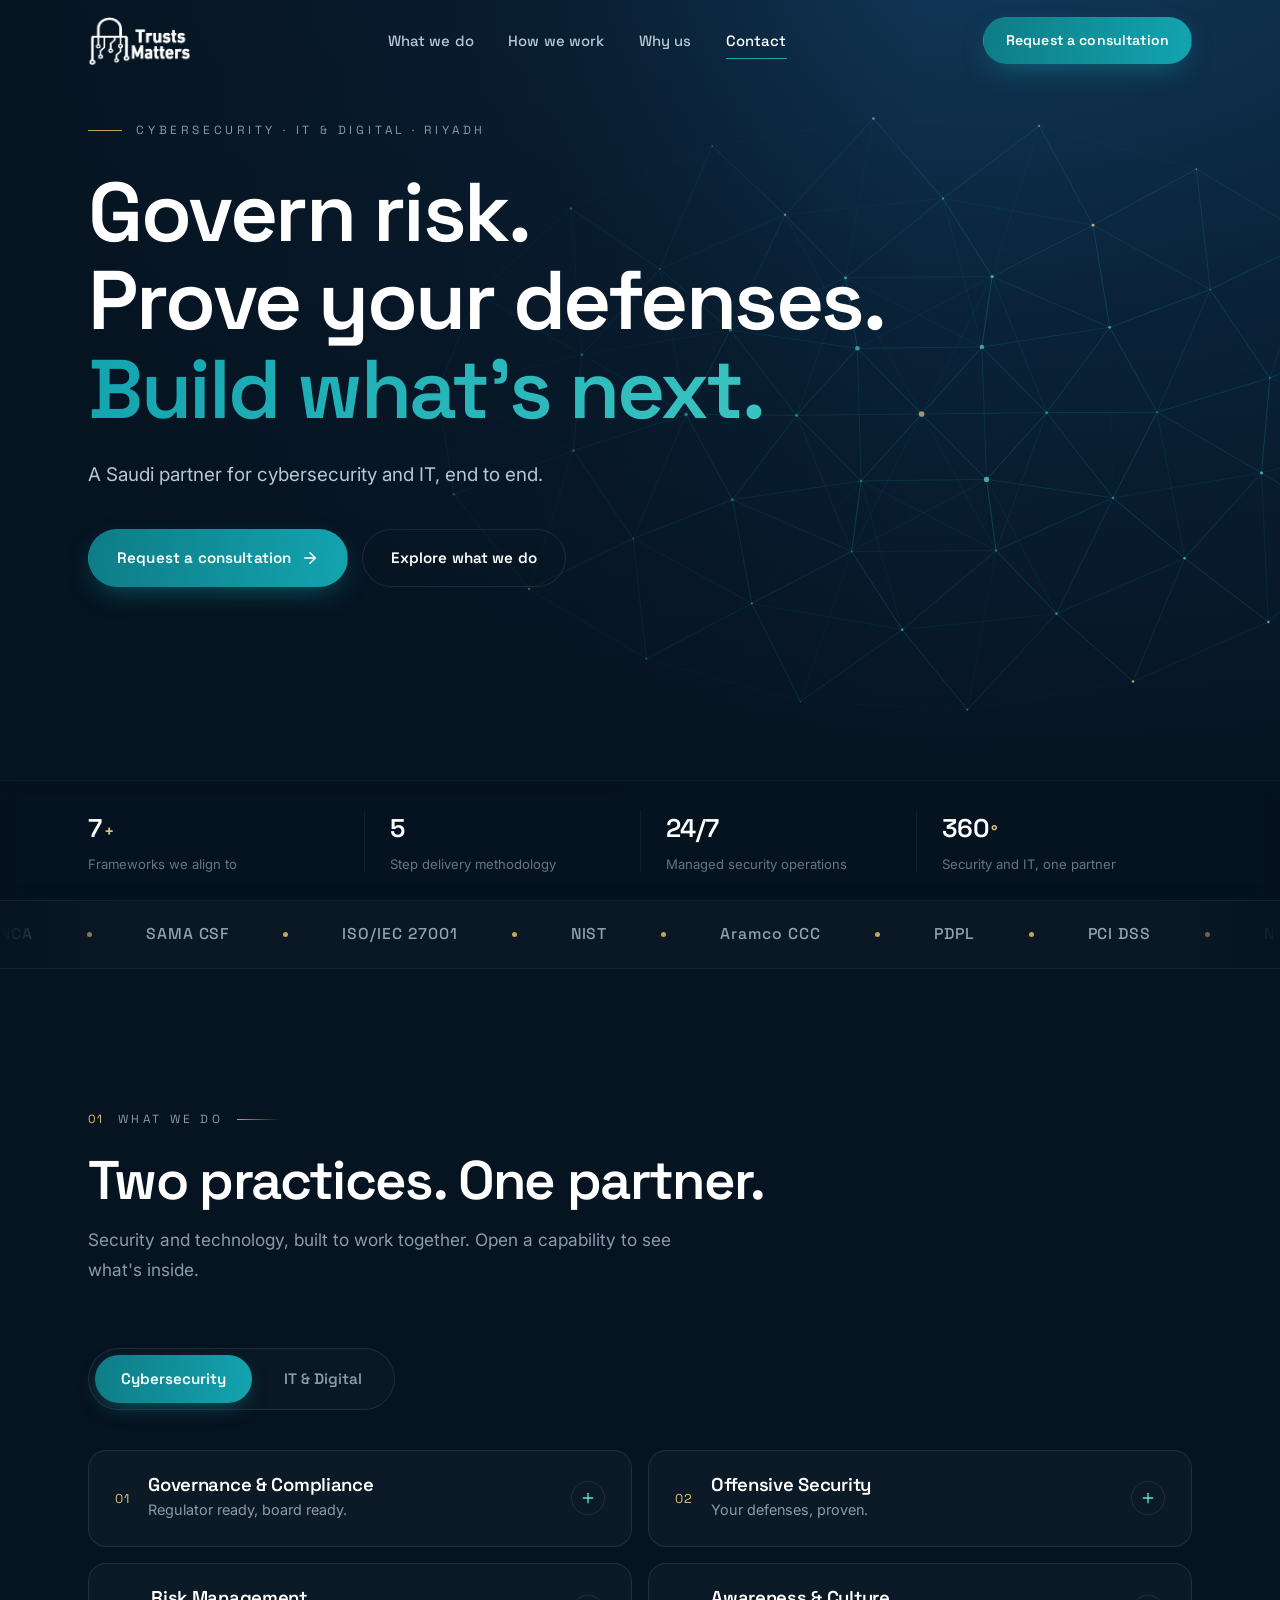
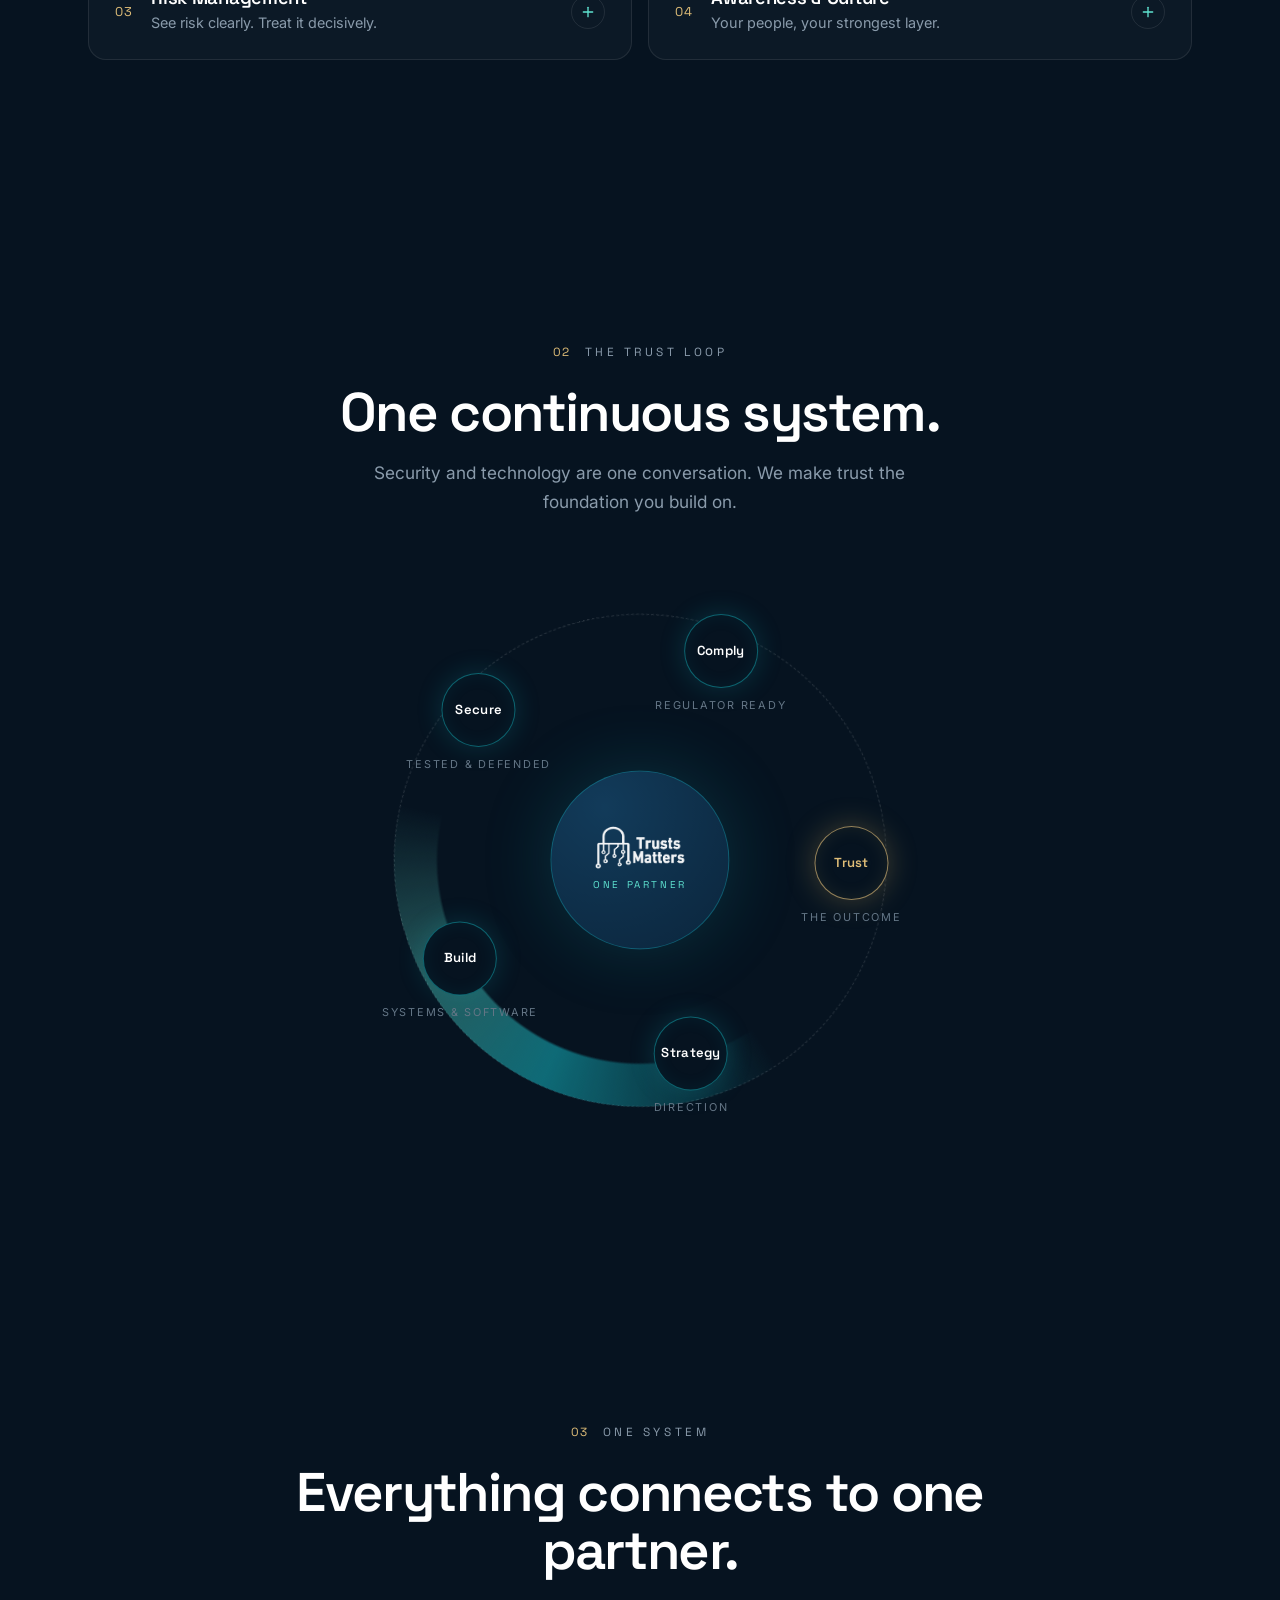
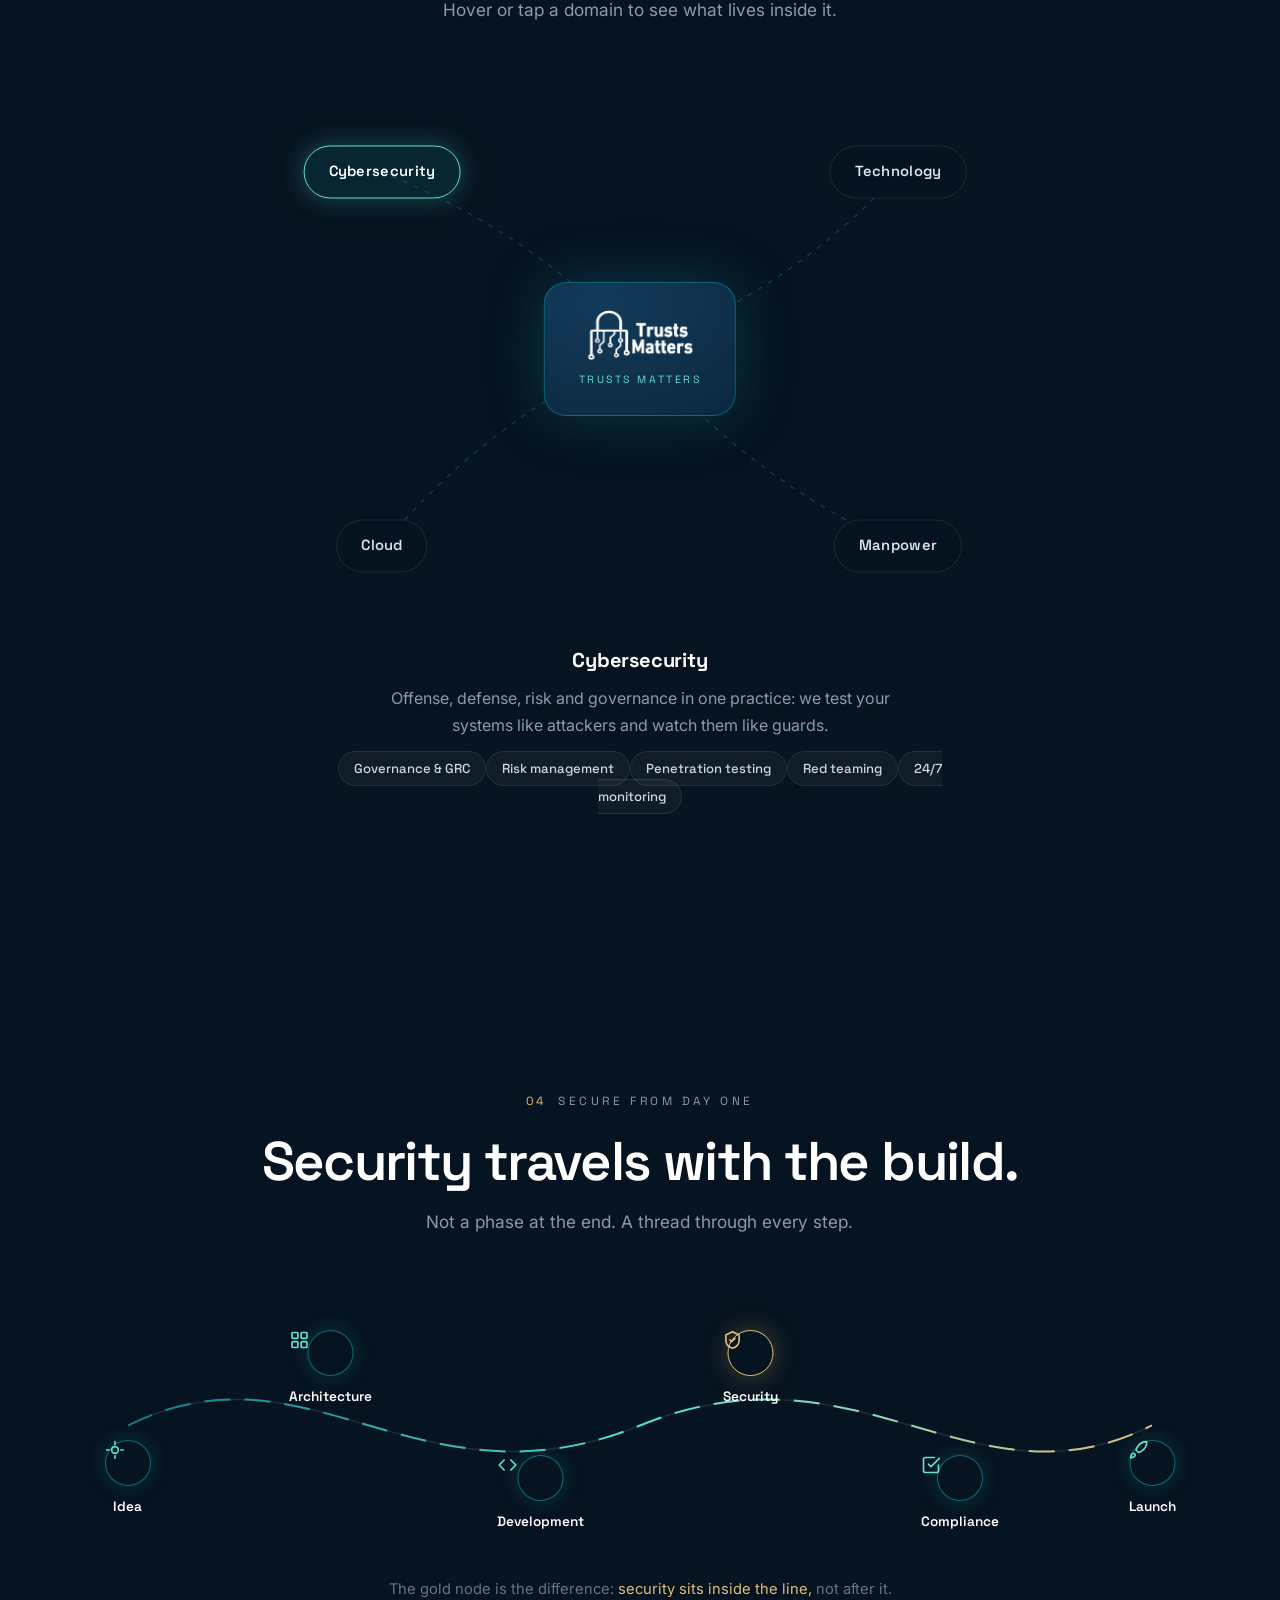
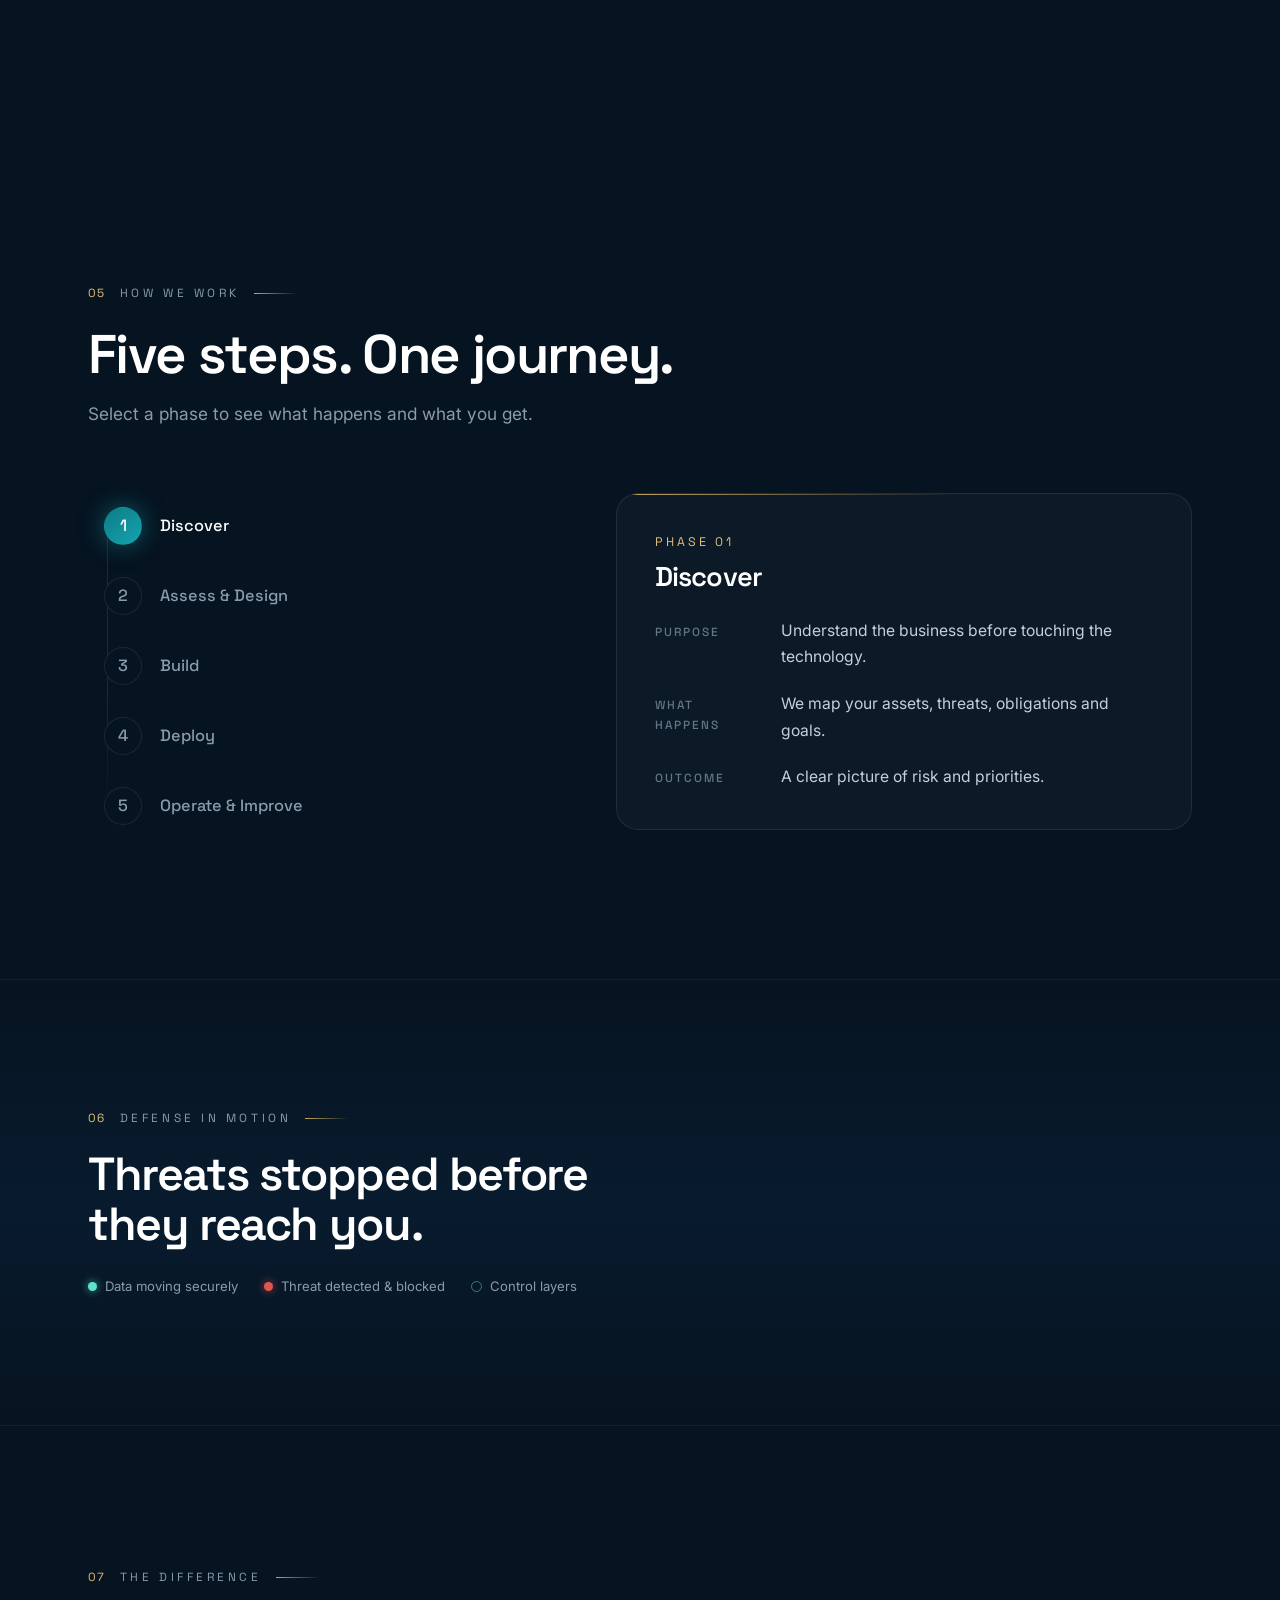
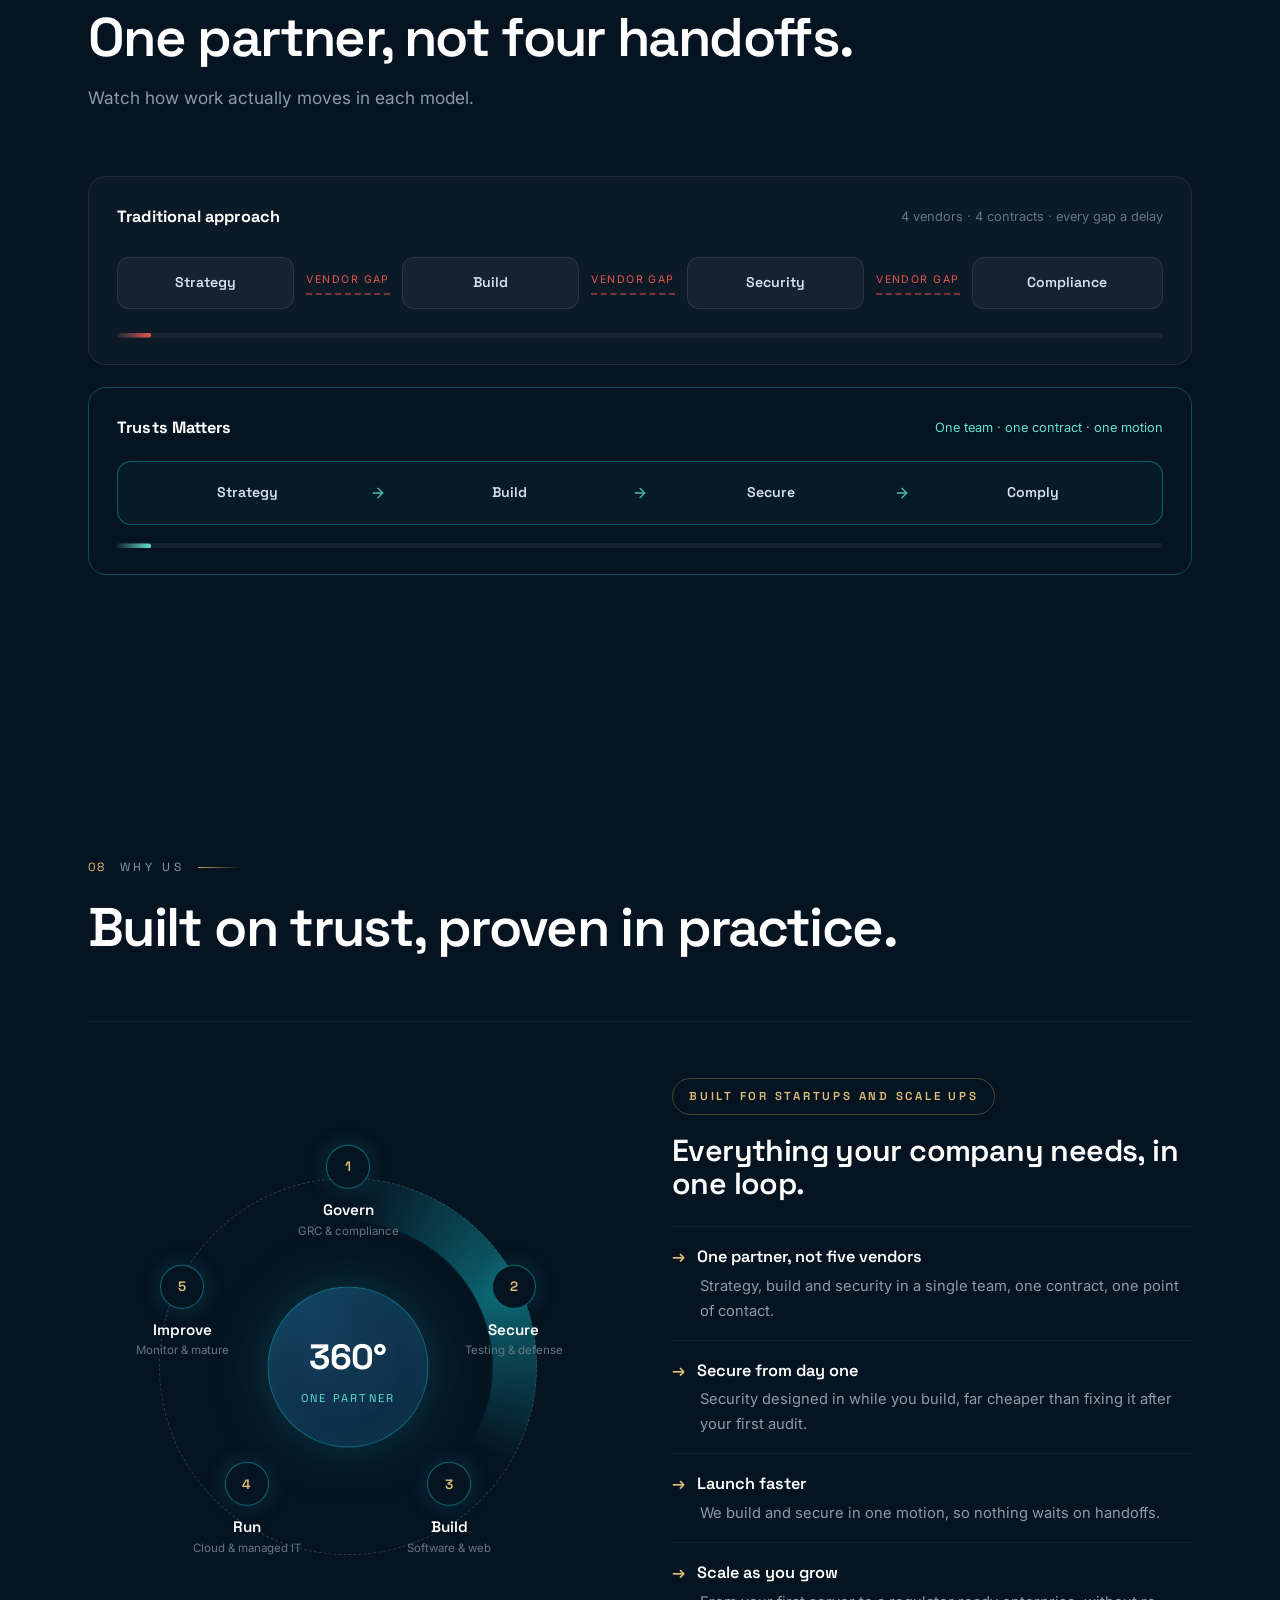
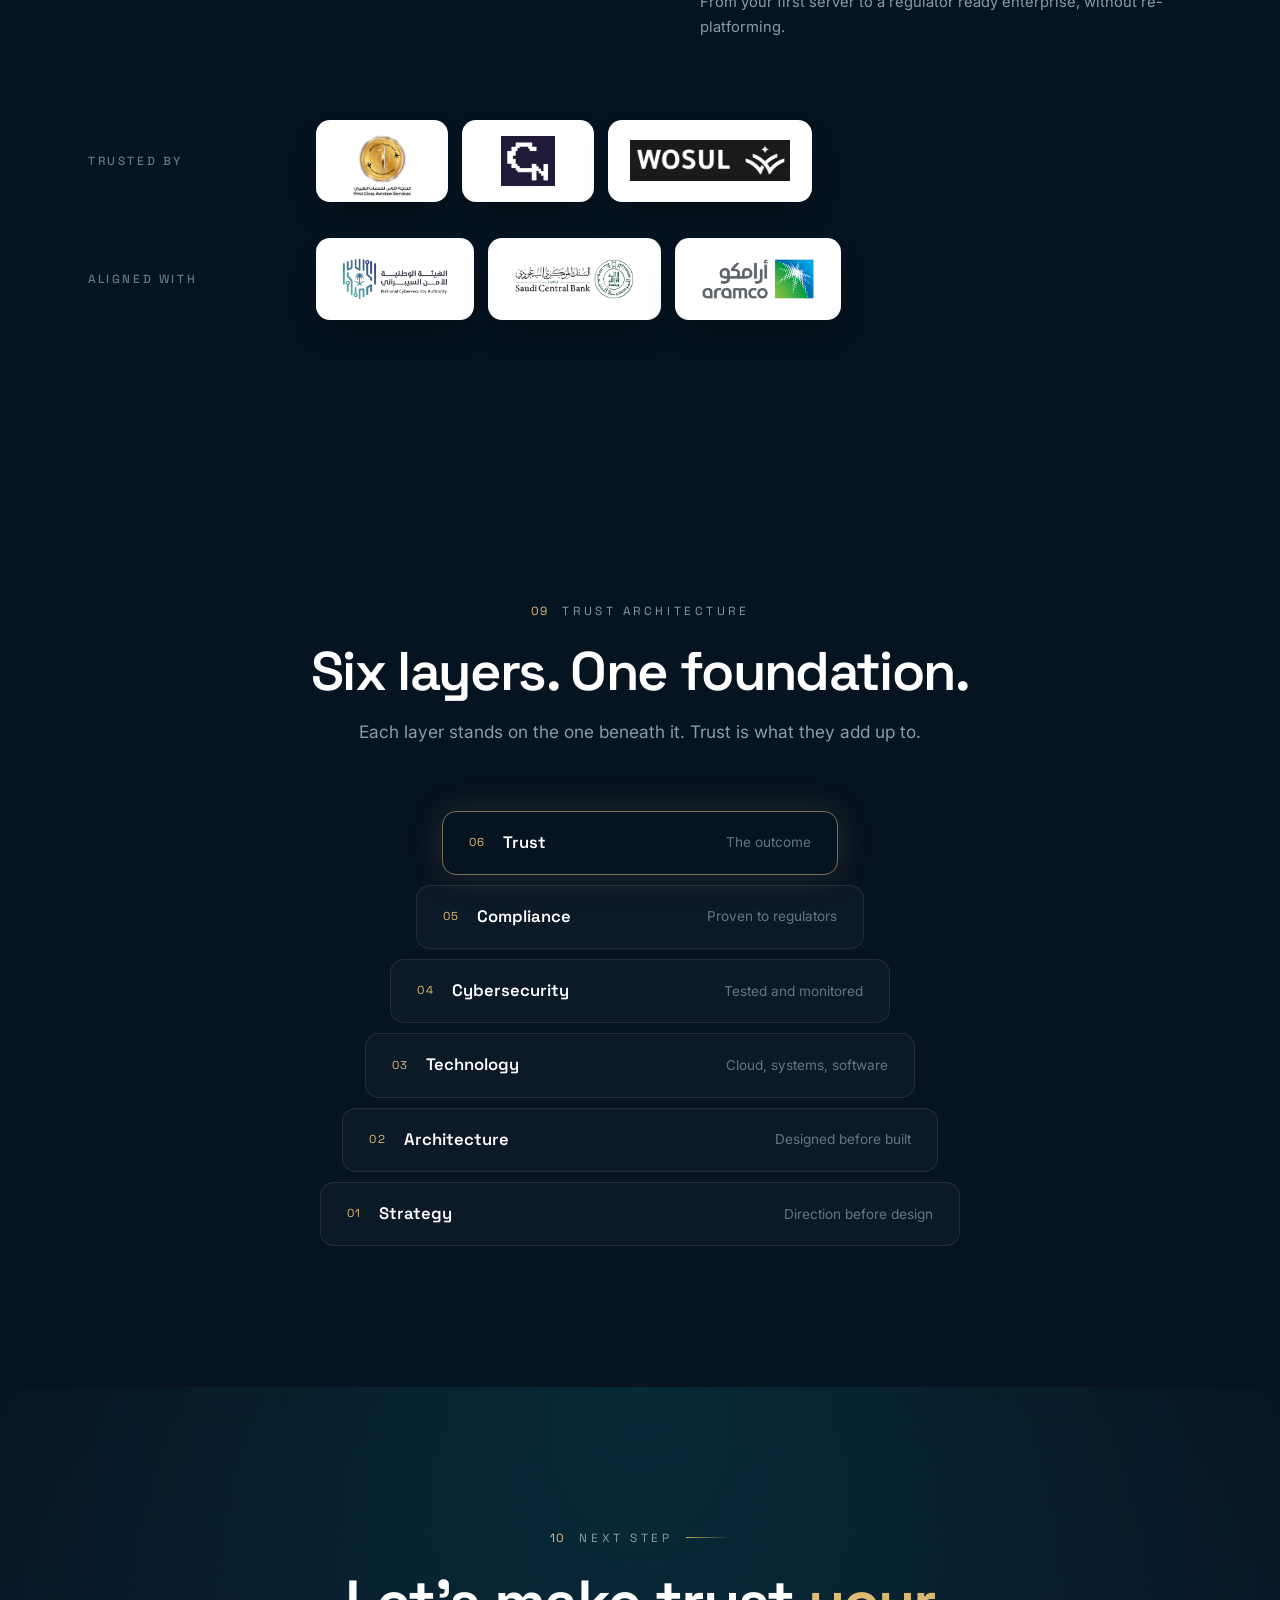
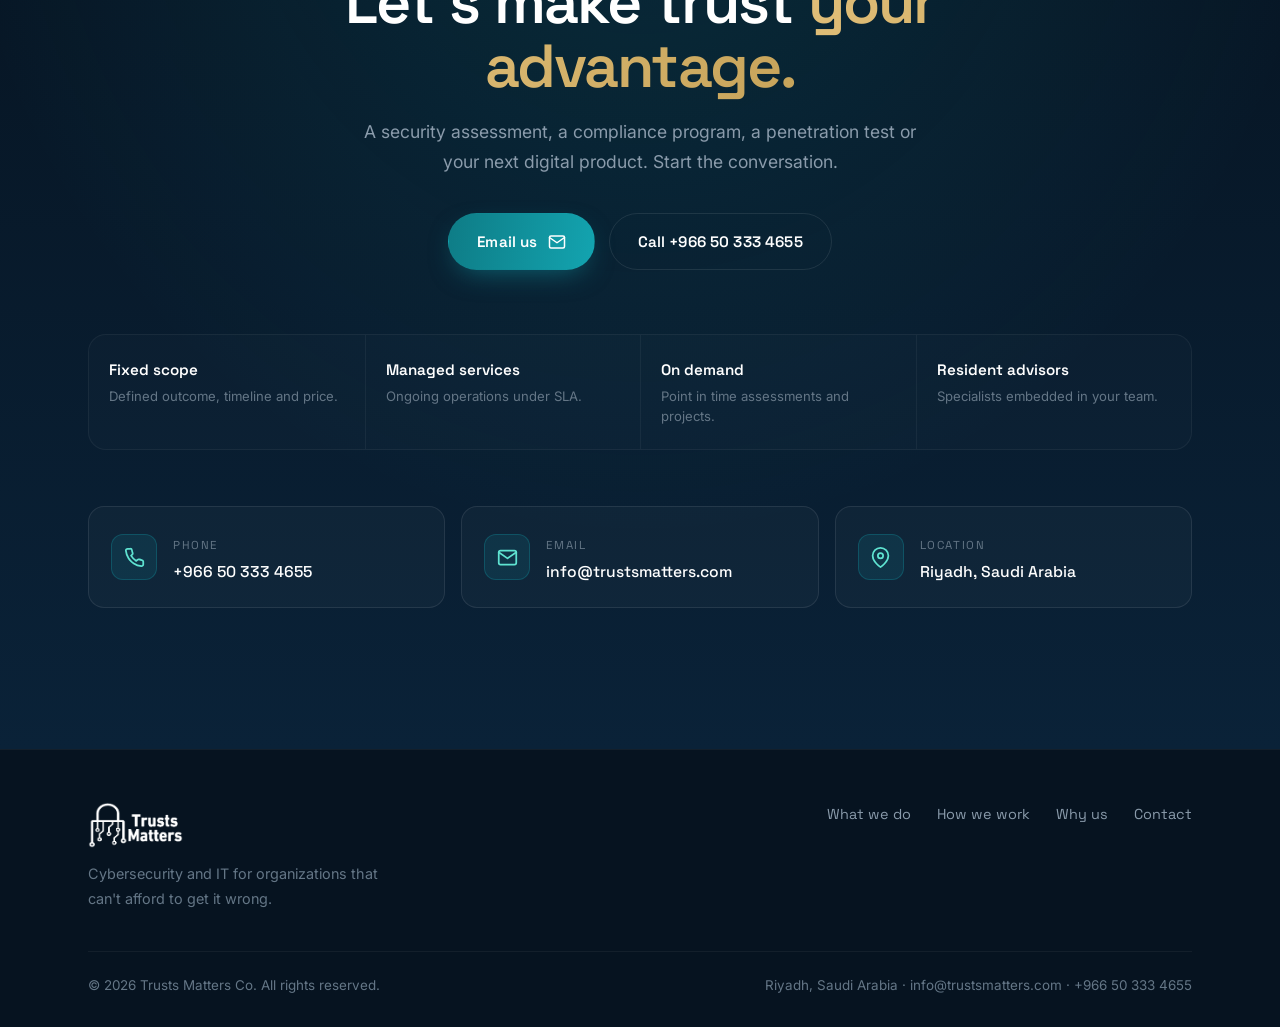
<file: index.html>
<!DOCTYPE html>
<html lang="en">
<head>
  <meta charset="UTF-8" />
  <meta name="viewport" content="width=device-width, initial-scale=1" />
  <title>Trusts Matters · Cybersecurity & IT in Saudi Arabia</title>
  <meta name="description" content="Trusts Matters is a Saudi cybersecurity and IT partner. Governance, risk & compliance, offensive security, cloud, managed IT and secure software, aligned to NCA, SAMA, ISO 27001, NIST, Aramco CCC, PDPL and PCI DSS." />
  <meta name="theme-color" content="#061320" />
  <link rel="icon" href="assets/img/logo.png" />
  <link rel="preconnect" href="https://fonts.googleapis.com" />
  <link rel="preconnect" href="https://fonts.gstatic.com" crossorigin />
  <link href="https://fonts.googleapis.com/css2?family=Inter:wght@400;500;600&family=Space+Grotesk:wght@500;600;700&display=swap" rel="stylesheet" />
  <link rel="stylesheet" href="css/styles-v3.css" />
  <link rel="stylesheet" href="css/v13.css" />
  <script type="application/ld+json">
  {"@context":"https://schema.org","@type":"Organization","name":"Trusts Matters",
   "url":"https://www.trustsmatters.com","logo":"https://www.trustsmatters.com/assets/img/logo.png",
   "description":"Saudi cybersecurity and IT partner: GRC, offensive security, cloud, managed IT and secure software.",
   "email":"info@trustsmatters.com","telephone":"+966503334655",
   "address":{"@type":"PostalAddress","addressLocality":"Riyadh","addressCountry":"SA"}}
  </script>
</head>
<body>

<div class="progress" id="progress"></div>

<header class="nav" id="nav">
  <div class="container nav__inner">
    <a class="nav__logo" href="#home" aria-label="Trusts Matters home"><img src="assets/img/logo.png" alt="Trusts Matters" /></a>
    <nav class="nav__links" id="navLinks" aria-label="Primary">
      <a href="#services">What we do</a>
      <a href="#approach">How we work</a>
      <a href="#trust">Why us</a>
      <a href="#contact">Contact</a>
    </nav>
    <div class="nav__cta">
      <a href="#contact" class="btn btn--primary">Request a consultation</a>
      <button class="nav__toggle" id="navToggle" aria-label="Toggle menu" aria-expanded="false"><span></span><span></span><span></span></button>
    </div>
  </div>
</header>

<main>
<!-- ============ HERO ============ -->
<section class="hero" id="home">
  <div class="hero__net"><canvas id="trustnet" aria-hidden="true"></canvas></div>
  <div class="hero__veil"></div>
  <div class="container hero__inner">
    <div class="hero__tag">Cybersecurity · IT &amp; Digital · Riyadh</div>
    <h1>Govern risk.<br>Prove your defenses.<br><span class="grad">Build what's next.</span></h1>
    <p class="hero__lead">A Saudi partner for cybersecurity and IT, end to end.</p>
    <div class="hero__actions">
      <a href="#contact" class="btn btn--primary">Request a consultation
        <svg viewBox="0 0 24 24" fill="none" stroke="currentColor" stroke-width="2" stroke-linecap="round" stroke-linejoin="round"><line x1="5" y1="12" x2="19" y2="12"/><polyline points="12 5 19 12 12 19"/></svg></a>
      <a href="#services" class="btn btn--ghost">Explore what we do</a>
    </div>
  </div>
  <div class="hero__stats">
    <div class="container">
      <div class="hstat"><b data-count="7">7<i>+</i></b><span>Frameworks we align to</span></div>
      <div class="hstat"><b>5</b><span>Step delivery methodology</span></div>
      <div class="hstat"><b>24/7</b><span>Managed security operations</span></div>
      <div class="hstat"><b>360<i>°</i></b><span>Security and IT, one partner</span></div>
    </div>
  </div>
</section>

<!-- ============ MARQUEE ============ -->
<div class="marquee" aria-hidden="true">
  <div class="marquee__track">
    <span>NCA</span><span>SAMA CSF</span><span>ISO/IEC 27001</span><span>NIST</span><span>Aramco CCC</span><span>PDPL</span><span>PCI DSS</span>
    <span>NCA</span><span>SAMA CSF</span><span>ISO/IEC 27001</span><span>NIST</span><span>Aramco CCC</span><span>PDPL</span><span>PCI DSS</span>
  </div>
</div>

<!-- ============ 01 · SERVICES ============ -->
<section class="section" id="services">
  <div class="container">
    <div class="shead reveal">
      <div class="slabel"><i>01</i> What we do</div>
      <h2>Two practices. One partner.</h2>
      <p>Security and technology, built to work together. Open a capability to see what's inside.</p>
    </div>

    <div class="tabs reveal" role="tablist" aria-label="Practices">
      <button class="tab active" id="tab-cyber" role="tab" aria-selected="true" aria-controls="panel-cyber">Cybersecurity</button>
      <button class="tab" id="tab-it" role="tab" aria-selected="false" aria-controls="panel-it">IT &amp; Digital</button>
    </div>

    <div class="panel active" id="panel-cyber" role="tabpanel" aria-labelledby="tab-cyber">
      <article class="cap reveal">
        <button class="cap__head" aria-expanded="false">
          <span class="cap__num">01</span>
          <span class="cap__t"><h3>Governance &amp; Compliance</h3><p>Regulator ready, board ready.</p></span>
          <span class="cap__x"><svg viewBox="0 0 24 24" fill="none" stroke="currentColor" stroke-width="2" stroke-linecap="round"><line x1="12" y1="5" x2="12" y2="19"/><line x1="5" y1="12" x2="19" y2="12"/></svg></span>
        </button>
        <div class="cap__body"><div class="cap__in">
          <div class="chips"><span class="chip">Strategy &amp; roadmaps</span><span class="chip">NCA · SAMA · ISO 27001 programs</span><span class="chip">Audit readiness</span><span class="chip">PDPL &amp; PCI DSS</span></div>
          <div class="cap__out">Compliance that stands up to any regulator.</div>
        </div></div>
      </article>
      <article class="cap reveal d1">
        <button class="cap__head" aria-expanded="false">
          <span class="cap__num">02</span>
          <span class="cap__t"><h3>Offensive Security</h3><p>Your defenses, proven.</p></span>
          <span class="cap__x"><svg viewBox="0 0 24 24" fill="none" stroke="currentColor" stroke-width="2" stroke-linecap="round"><line x1="12" y1="5" x2="12" y2="19"/><line x1="5" y1="12" x2="19" y2="12"/></svg></span>
        </button>
        <div class="cap__body"><div class="cap__in">
          <div class="chips"><span class="chip">Penetration testing</span><span class="chip">Red teaming</span><span class="chip">Vulnerability management</span><span class="chip">Social engineering</span></div>
          <div class="cap__out">Findings mapped to real attack paths, prioritized by risk.</div>
        </div></div>
      </article>
      <article class="cap reveal d1">
        <button class="cap__head" aria-expanded="false">
          <span class="cap__num">03</span>
          <span class="cap__t"><h3>Risk Management</h3><p>See risk clearly. Treat it decisively.</p></span>
          <span class="cap__x"><svg viewBox="0 0 24 24" fill="none" stroke="currentColor" stroke-width="2" stroke-linecap="round"><line x1="12" y1="5" x2="12" y2="19"/><line x1="5" y1="12" x2="19" y2="12"/></svg></span>
        </button>
        <div class="cap__body"><div class="cap__in">
          <div class="chips"><span class="chip">Risk &amp; gap assessment</span><span class="chip">Business impact analysis</span><span class="chip">Third party risk</span><span class="chip">Treatment planning</span></div>
          <div class="cap__out">A clear picture of exposure and a plan to close it.</div>
        </div></div>
      </article>
      <article class="cap reveal d2">
        <button class="cap__head" aria-expanded="false">
          <span class="cap__num">04</span>
          <span class="cap__t"><h3>Awareness &amp; Culture</h3><p>Your people, your strongest layer.</p></span>
          <span class="cap__x"><svg viewBox="0 0 24 24" fill="none" stroke="currentColor" stroke-width="2" stroke-linecap="round"><line x1="12" y1="5" x2="12" y2="19"/><line x1="5" y1="12" x2="19" y2="12"/></svg></span>
        </button>
        <div class="cap__body"><div class="cap__in">
          <div class="chips"><span class="chip">Security training</span><span class="chip">Phishing simulation</span><span class="chip">Executive workshops</span></div>
          <div class="cap__out">A workforce that recognizes and resists attacks.</div>
        </div></div>
      </article>
    </div>

    <div class="panel" id="panel-it" role="tabpanel" aria-labelledby="tab-it">
      <article class="cap">
        <button class="cap__head" aria-expanded="false">
          <span class="cap__num">05</span>
          <span class="cap__t"><h3>Cloud &amp; Infrastructure</h3><p>Modern, resilient foundations.</p></span>
          <span class="cap__x"><svg viewBox="0 0 24 24" fill="none" stroke="currentColor" stroke-width="2" stroke-linecap="round"><line x1="12" y1="5" x2="12" y2="19"/><line x1="5" y1="12" x2="19" y2="12"/></svg></span>
        </button>
        <div class="cap__body"><div class="cap__in">
          <div class="chips"><span class="chip">Azure · AWS · Google Cloud</span><span class="chip">Migration &amp; management</span><span class="chip">Identity &amp; access</span></div>
          <div class="cap__out">Cloud that scales without losing control.</div>
        </div></div>
      </article>
      <article class="cap">
        <button class="cap__head" aria-expanded="false">
          <span class="cap__num">06</span>
          <span class="cap__t"><h3>Networks &amp; Security</h3><p>Connected, hardened by default.</p></span>
          <span class="cap__x"><svg viewBox="0 0 24 24" fill="none" stroke="currentColor" stroke-width="2" stroke-linecap="round"><line x1="12" y1="5" x2="12" y2="19"/><line x1="5" y1="12" x2="19" y2="12"/></svg></span>
        </button>
        <div class="cap__body"><div class="cap__in">
          <div class="chips"><span class="chip">Network design &amp; segmentation</span><span class="chip">Firewalls</span><span class="chip">Endpoint &amp; email security</span></div>
          <div class="cap__out">Infrastructure attackers can't move through.</div>
        </div></div>
      </article>
      <article class="cap">
        <button class="cap__head" aria-expanded="false">
          <span class="cap__num">07</span>
          <span class="cap__t"><h3>Managed IT</h3><p>Your IT, run under SLA.</p></span>
          <span class="cap__x"><svg viewBox="0 0 24 24" fill="none" stroke="currentColor" stroke-width="2" stroke-linecap="round"><line x1="12" y1="5" x2="12" y2="19"/><line x1="5" y1="12" x2="19" y2="12"/></svg></span>
        </button>
        <div class="cap__body"><div class="cap__in">
          <div class="chips"><span class="chip">Support &amp; monitoring</span><span class="chip">Backup</span><span class="chip">System integration</span></div>
          <div class="cap__out">Technology that stays up, so you can focus on the business.</div>
        </div></div>
      </article>
      <article class="cap">
        <button class="cap__head" aria-expanded="false">
          <span class="cap__num">08</span>
          <span class="cap__t"><h3>Software &amp; Web</h3><p>Digital products, secure from day one.</p></span>
          <span class="cap__x"><svg viewBox="0 0 24 24" fill="none" stroke="currentColor" stroke-width="2" stroke-linecap="round"><line x1="12" y1="5" x2="12" y2="19"/><line x1="5" y1="12" x2="19" y2="12"/></svg></span>
        </button>
        <div class="cap__body"><div class="cap__in">
          <div class="chips"><span class="chip">Websites &amp; web apps</span><span class="chip">UI/UX</span><span class="chip">APIs &amp; back end</span><span class="chip">Secure SDLC</span></div>
          <div class="cap__out">Software your users trust and attackers don't break.</div>
        </div></div>
      </article>
      <article class="cap">
        <button class="cap__head" aria-expanded="false">
          <span class="cap__num">09</span>
          <span class="cap__t"><h3>Manpower</h3><p>IT and cybersecurity specialists, embedded in your team.</p></span>
          <span class="cap__x"><svg viewBox="0 0 24 24" fill="none" stroke="currentColor" stroke-width="2" stroke-linecap="round"><line x1="12" y1="5" x2="12" y2="19"/><line x1="5" y1="12" x2="19" y2="12"/></svg></span>
        </button>
        <div class="cap__body"><div class="cap__in">
          <div class="chips"><span class="chip">Resident engineers</span><span class="chip">Security specialists</span><span class="chip">Staff augmentation</span><span class="chip">Short &amp; long term</span></div>
          <div class="cap__out">The right expertise inside your team, without the hiring overhead.</div>
        </div></div>
      </article>
    </div>
  </div>
</section>

<!-- ============ 02 · TRUST LOOP ============ -->
<section class="section tloop-s" id="loop">
  <div class="container">
    <div class="shead center reveal">
      <div class="slabel"><i>02</i> The trust loop</div>
      <h2>One continuous system.</h2>
      <p>Security and technology are one conversation. We make trust the foundation you build on.</p>
    </div>
    <div class="tloop reveal d1" id="tloop" aria-label="Trust loop: strategy, build, secure, comply, trust">
      <div class="tloop__rot">
        <div class="tnode" style="left:50%;top:7%"><div class="tnode__in"><div class="tnode__dot">Strategy</div><div class="tnode__sub">Direction</div></div></div>
        <div class="tnode" style="left:90.9%;top:36.7%"><div class="tnode__in"><div class="tnode__dot">Build</div><div class="tnode__sub">Systems &amp; software</div></div></div>
        <div class="tnode" style="left:75.3%;top:84.8%"><div class="tnode__in"><div class="tnode__dot">Secure</div><div class="tnode__sub">Tested &amp; defended</div></div></div>
        <div class="tnode" style="left:24.7%;top:84.8%"><div class="tnode__in"><div class="tnode__dot">Comply</div><div class="tnode__sub">Regulator ready</div></div></div>
        <div class="tnode tnode--gold" style="left:9.1%;top:36.7%"><div class="tnode__in"><div class="tnode__dot">Trust</div><div class="tnode__sub">The outcome</div></div></div>
      </div>
      <div class="tloop__hub"><img src="assets/img/logo.png" alt="" /><span>One partner</span></div>
    </div>
  </div>
</section>

<!-- ============ 03 · ECOSYSTEM ============ -->
<section class="section" id="ecosystem">
  <div class="container">
    <div class="shead center reveal">
      <div class="slabel"><i>03</i> One system</div>
      <h2>Everything connects to one partner.</h2>
      <p>Hover or tap a domain to see what lives inside it.</p>
    </div>
    <div class="eco reveal d1">
      <svg class="eco__lines" aria-hidden="true"></svg>
      <div class="eco__hub"><img src="assets/img/logo.png" alt="Trusts Matters" /><span>Trusts Matters</span></div>
      <div class="eco__wrap">
        <button class="eco__node" style="left:20%;top:16%">Cybersecurity</button>
        <button class="eco__node" style="left:80%;top:16%">Technology</button>
        <button class="eco__node" style="left:20%;top:88%">Cloud</button>
        <button class="eco__node" style="left:80%;top:88%">Manpower</button>
      </div>
    </div>
    <div class="eco__panel" id="ecoPanel" aria-live="polite">
      <b id="ecoT"></b>
      <p id="ecoD"></p>
      <div class="chips" id="ecoC"></div>
    </div>
  </div>
</section>

<!-- ============ 04 · SECURE FROM DAY ONE ============ -->
<section class="section" id="dayone">
  <div class="container">
    <div class="shead center reveal">
      <div class="slabel"><i>04</i> Secure from day one</div>
      <h2>Security travels with the build.</h2>
      <p>Not a phase at the end. A thread through every step.</p>
    </div>
    <div class="pipe reveal d1">
      <svg viewBox="0 0 1100 250" aria-hidden="true" preserveAspectRatio="none">
        <defs>
          <linearGradient id="pipeGrad" x1="0" y1="0" x2="1" y2="0">
            <stop offset="0" stop-color="#0E7C86"/><stop offset=".55" stop-color="#5FE3D1"/><stop offset="1" stop-color="#E0BE78"/>
          </linearGradient>
        </defs>
        <path class="pipe__path" d="M40,125 C220,35 330,215 550,125 C770,35 880,215 1060,125"/>
        <path class="pipe__glow" d="M40,125 C220,35 330,215 550,125 C770,35 880,215 1060,125"/>
      </svg>
      <span class="pipe__pkt" aria-hidden="true"></span>
      <span class="pipe__pkt" aria-hidden="true"></span>
      <span class="pipe__pkt" aria-hidden="true"></span>
      <div class="pst" style="left:3.6%;top:56%"><span class="pst__dot"><svg viewBox="0 0 24 24" fill="none" stroke="currentColor" stroke-width="2" stroke-linecap="round"><circle cx="12" cy="12" r="4"/><path d="M12 2v3M12 19v3M2 12h3M19 12h3"/></svg></span><b>Idea</b></div>
      <div class="pst" style="left:22%;top:12%"><span class="pst__dot"><svg viewBox="0 0 24 24" fill="none" stroke="currentColor" stroke-width="2" stroke-linecap="round"><rect x="3" y="3" width="7" height="7" rx="1"/><rect x="14" y="3" width="7" height="7" rx="1"/><rect x="3" y="14" width="7" height="7" rx="1"/><rect x="14" y="14" width="7" height="7" rx="1"/></svg></span><b>Architecture</b></div>
      <div class="pst" style="left:41%;top:62%"><span class="pst__dot"><svg viewBox="0 0 24 24" fill="none" stroke="currentColor" stroke-width="2" stroke-linecap="round" stroke-linejoin="round"><polyline points="16 18 22 12 16 6"/><polyline points="8 6 2 12 8 18"/></svg></span><b>Development</b></div>
      <div class="pst pst--sec" style="left:60%;top:12%"><span class="pst__dot"><svg viewBox="0 0 24 24" fill="none" stroke="currentColor" stroke-width="2" stroke-linecap="round" stroke-linejoin="round"><path d="M12 2l8 4v6c0 5-3.5 8.5-8 10-4.5-1.5-8-5-8-10V6z"/><path d="M9 12l2 2 4-4"/></svg></span><b>Security</b></div>
      <div class="pst" style="left:79%;top:62%"><span class="pst__dot"><svg viewBox="0 0 24 24" fill="none" stroke="currentColor" stroke-width="2" stroke-linecap="round" stroke-linejoin="round"><path d="M9 11l3 3L22 4"/><path d="M21 12v7a2 2 0 0 1-2 2H5a2 2 0 0 1-2-2V5a2 2 0 0 1 2-2h11"/></svg></span><b>Compliance</b></div>
      <div class="pst" style="left:96.4%;top:56%"><span class="pst__dot"><svg viewBox="0 0 24 24" fill="none" stroke="currentColor" stroke-width="2" stroke-linecap="round" stroke-linejoin="round"><path d="M4.5 16.5c-1.5 1.26-2 5-2 5s3.74-.5 5-2c.71-.84.7-2.13-.09-2.91a2.18 2.18 0 0 0-2.91-.09z"/><path d="M12 15l-3-3a22 22 0 0 1 2-3.95A12.88 12.88 0 0 1 22 2c0 2.72-.78 7.5-6 11a22.35 22.35 0 0 1-4 2z"/></svg></span><b>Launch</b></div>
    </div>
    <p class="pipe__note reveal d2">The gold node is the difference: <em>security sits inside the line,</em> not after it.</p>
  </div>
</section>

<!-- ============ 03 · METHODOLOGY ============ -->
<section class="section" id="approach">
  <div class="container">
    <div class="shead reveal">
      <div class="slabel"><i>05</i> How we work</div>
      <h2>Five steps. One journey.</h2>
      <p>Select a phase to see what happens and what you get.</p>
    </div>
    <div class="method reveal d1">
      <div class="phases" id="phases" role="tablist" aria-label="Methodology phases">
        <button class="phase active" role="tab" aria-selected="true" data-i="0"><span class="phase__dot">1</span><span>Discover</span></button>
        <button class="phase" role="tab" aria-selected="false" data-i="1"><span class="phase__dot">2</span><span>Assess &amp; Design</span></button>
        <button class="phase" role="tab" aria-selected="false" data-i="2"><span class="phase__dot">3</span><span>Build</span></button>
        <button class="phase" role="tab" aria-selected="false" data-i="3"><span class="phase__dot">4</span><span>Deploy</span></button>
        <button class="phase" role="tab" aria-selected="false" data-i="4"><span class="phase__dot">5</span><span>Operate &amp; Improve</span></button>
      </div>
      <div class="mpanel" id="mpanel" aria-live="polite">
        <div class="mpanel__n" id="m-n">Phase 01</div>
        <h3 id="m-t">Discover</h3>
        <div class="mpanel__grid">
          <div class="mrow"><b>Purpose</b><p id="m-p">Understand the business before touching the technology.</p></div>
          <div class="mrow"><b>What happens</b><p id="m-w">We map your assets, threats, obligations and goals.</p></div>
          <div class="mrow"><b>Outcome</b><p id="m-o">A clear picture of risk and priorities.</p></div>
        </div>
      </div>
    </div>
  </div>
</section>

<!-- ============ 06 · DEFENSE IN MOTION ============ -->
<section class="defense" id="defense">
  <canvas id="defcv" aria-hidden="true"></canvas>
  <div class="defense__cap container">
    <div class="slabel reveal"><i>06</i> Defense in motion</div>
    <h2 class="reveal d1">Threats stopped before they reach you.</h2>
    <div class="defense__legend reveal d2">
      <span class="l-data"><i></i> Data moving securely</span>
      <span class="l-threat"><i></i> Threat detected &amp; blocked</span>
      <span class="l-layer"><i></i> Control layers</span>
    </div>
  </div>
</section>

<!-- ============ 07 · COMPARISON ============ -->
<section class="section" id="compare">
  <div class="container">
    <div class="shead reveal">
      <div class="slabel"><i>07</i> The difference</div>
      <h2>One partner, not four handoffs.</h2>
      <p>Watch how work actually moves in each model.</p>
    </div>
    <div class="cmp reveal d1">
      <div class="cmp__row cmp__row--old">
        <div class="cmp__hdr"><b>Traditional approach</b><span>4 vendors · 4 contracts · every gap a delay</span></div>
        <div class="cmp__track">
          <div class="seg">Strategy</div>
          <div class="gap"><i>Vendor gap</i><b></b></div>
          <div class="seg">Build</div>
          <div class="gap"><i>Vendor gap</i><b></b></div>
          <div class="seg">Security</div>
          <div class="gap"><i>Vendor gap</i><b></b></div>
          <div class="seg">Compliance</div>
        </div>
        <div class="cmp__lane" aria-hidden="true"><i></i></div>
      </div>
      <div class="cmp__row cmp__row--new">
        <div class="cmp__hdr"><b>Trusts Matters</b><span>One team · one contract · one motion</span></div>
        <div class="cmp__track">
          <div class="seg">Strategy</div>
          <span class="arrowsep"><svg viewBox="0 0 24 24" fill="none" stroke="currentColor" stroke-width="2" stroke-linecap="round" stroke-linejoin="round"><line x1="5" y1="12" x2="19" y2="12"/><polyline points="12 5 19 12 12 19"/></svg></span>
          <div class="seg">Build</div>
          <span class="arrowsep"><svg viewBox="0 0 24 24" fill="none" stroke="currentColor" stroke-width="2" stroke-linecap="round" stroke-linejoin="round"><line x1="5" y1="12" x2="19" y2="12"/><polyline points="12 5 19 12 12 19"/></svg></span>
          <div class="seg">Secure</div>
          <span class="arrowsep"><svg viewBox="0 0 24 24" fill="none" stroke="currentColor" stroke-width="2" stroke-linecap="round" stroke-linejoin="round"><line x1="5" y1="12" x2="19" y2="12"/><polyline points="12 5 19 12 12 19"/></svg></span>
          <div class="seg">Comply</div>
        </div>
        <div class="cmp__lane" aria-hidden="true"><i></i></div>
      </div>
    </div>
  </div>
</section>

<!-- ============ 08 · TRUST ============ -->
<section class="section" id="trust">
  <div class="container">
    <div class="shead reveal">
      <div class="slabel"><i>08</i> Why us</div>
      <h2>Built on trust, proven in practice.</h2>
    </div>
    <div class="t360 reveal d1">
      <div class="ring360" aria-label="Trusts Matters 360 degree lifecycle: govern, secure, build, run, improve">
        <div class="ring360__orbit"></div>
        <div class="ring360__sweep"></div>
        <div class="ring360__hub"><b>360°</b><span>One partner</span></div>
        <div class="n360" style="left:50%;top:12%"><span class="dot"><i>1</i></span><b>Govern</b><span>GRC &amp; compliance</span></div>
        <div class="n360" style="left:86%;top:38%"><span class="dot"><i>2</i></span><b>Secure</b><span>Testing &amp; defense</span></div>
        <div class="n360" style="left:72%;top:81%"><span class="dot"><i>3</i></span><b>Build</b><span>Software &amp; web</span></div>
        <div class="n360" style="left:28%;top:81%"><span class="dot"><i>4</i></span><b>Run</b><span>Cloud &amp; managed IT</span></div>
        <div class="n360" style="left:14%;top:38%"><span class="dot"><i>5</i></span><b>Improve</b><span>Monitor &amp; mature</span></div>
      </div>
      <div class="b360">
        <div class="b360__tag">Built for startups and scale ups</div>
        <h3>Everything your company needs, in one loop.</h3>
        <div class="row"><b>One partner, not five vendors</b><span>Strategy, build and security in a single team, one contract, one point of contact.</span></div>
        <div class="row"><b>Secure from day one</b><span>Security designed in while you build, far cheaper than fixing it after your first audit.</span></div>
        <div class="row"><b>Launch faster</b><span>We build and secure in one motion, so nothing waits on handoffs.</span></div>
        <div class="row"><b>Scale as you grow</b><span>From your first server to a regulator ready enterprise, without re-platforming.</span></div>
      </div>
    </div>
    <div class="trust__rows reveal d2">
      <div class="trow">
        <b>Trusted by</b>
        <div class="trow__logos">
          <span class="tile"><img src="assets/clients/fcas.png" alt="First Class Aviation Services" loading="lazy" /></span>
          <span class="tile"><img src="assets/clients/carbnai.jpg" alt="Carbn AI" loading="lazy" /></span>
          <span class="tile"><img src="assets/clients/wosul.png" alt="Wosul" loading="lazy" /></span>
        </div>
      </div>
      <div class="trow">
        <b>Aligned with</b>
        <div class="trow__logos">
          <span class="tile"><img src="assets/clients/nca.png" alt="National Cybersecurity Authority" loading="lazy" /></span>
          <span class="tile"><img src="assets/clients/saudi-central-bank.png" alt="Saudi Central Bank" loading="lazy" /></span>
          <span class="tile"><img src="assets/clients/aramco.png" alt="Saudi Aramco" loading="lazy" /></span>
        </div>
      </div>
    </div>
  </div>
</section>

<!-- ============ 09 · TRUST ARCHITECTURE ============ -->
<section class="section" id="architecture">
  <div class="container">
    <div class="shead center reveal">
      <div class="slabel"><i>09</i> Trust architecture</div>
      <h2>Six layers. One foundation.</h2>
      <p>Each layer stands on the one beneath it. Trust is what they add up to.</p>
    </div>
    <div class="arch reveal d1" id="arch">
      <div class="alayer alayer--gold"><i>06</i><b>Trust</b><span>The outcome</span></div>
      <div class="alayer"><i>05</i><b>Compliance</b><span>Proven to regulators</span></div>
      <div class="alayer"><i>04</i><b>Cybersecurity</b><span>Tested and monitored</span></div>
      <div class="alayer"><i>03</i><b>Technology</b><span>Cloud, systems, software</span></div>
      <div class="alayer"><i>02</i><b>Architecture</b><span>Designed before built</span></div>
      <div class="alayer"><i>01</i><b>Strategy</b><span>Direction before design</span></div>
    </div>
  </div>
</section>

<!-- ============ 10 · CLOSING ============ -->
<section class="section close-s" id="contact">
  <div class="container">
    <div class="slabel reveal" style="justify-content:center"><i>10</i> Next step</div>
    <h2 class="reveal d1" style="margin-top:22px">Let's make trust <em>your advantage.</em></h2>
    <p class="reveal d1">A security assessment, a compliance program, a penetration test or your next digital product. Start the conversation.</p>
    <div class="hero__actions reveal d2">
      <a href="mailto:info@trustsmatters.com?subject=Consultation%20request%20from%20trustsmatters.com" class="btn btn--primary">Email us
        <svg viewBox="0 0 24 24" fill="none" stroke="currentColor" stroke-width="2" stroke-linecap="round" stroke-linejoin="round"><path d="M4 4h16a2 2 0 0 1 2 2v12a2 2 0 0 1-2 2H4a2 2 0 0 1-2-2V6a2 2 0 0 1 2-2z"/><polyline points="22,6 12,13 2,6"/></svg></a>
      <a href="tel:+966503334655" class="btn btn--ghost">Call +966 50 333 4655</a>
    </div>

    <div class="engage reveal d2">
      <div class="eng"><b>Fixed scope</b><span>Defined outcome, timeline and price.</span></div>
      <div class="eng"><b>Managed services</b><span>Ongoing operations under SLA.</span></div>
      <div class="eng"><b>On demand</b><span>Point in time assessments and projects.</span></div>
      <div class="eng"><b>Resident advisors</b><span>Specialists embedded in your team.</span></div>
    </div>

    <div class="ccards reveal d3">
      <a class="ccard" href="tel:+966503334655">
        <span class="ic"><svg viewBox="0 0 24 24" fill="none" stroke="currentColor" stroke-width="2" stroke-linecap="round" stroke-linejoin="round"><path d="M22 16.92v3a2 2 0 0 1-2.18 2 19.79 19.79 0 0 1-8.63-3.07 19.5 19.5 0 0 1-6-6 19.79 19.79 0 0 1-3.07-8.67A2 2 0 0 1 4.11 2h3a2 2 0 0 1 2 1.72c.13.96.36 1.9.7 2.81a2 2 0 0 1-.45 2.11L8.09 9.91a16 16 0 0 0 6 6l1.27-1.27a2 2 0 0 1 2.11-.45c.91.34 1.85.57 2.81.7A2 2 0 0 1 22 16.92z"/></svg></span>
        <span><span class="lbl">Phone</span><span class="val" style="display:block">+966 50 333 4655</span></span>
      </a>
      <a class="ccard" href="mailto:info@trustsmatters.com">
        <span class="ic"><svg viewBox="0 0 24 24" fill="none" stroke="currentColor" stroke-width="2" stroke-linecap="round" stroke-linejoin="round"><path d="M4 4h16a2 2 0 0 1 2 2v12a2 2 0 0 1-2 2H4a2 2 0 0 1-2-2V6a2 2 0 0 1 2-2z"/><polyline points="22,6 12,13 2,6"/></svg></span>
        <span><span class="lbl">Email</span><span class="val" style="display:block">info@trustsmatters.com</span></span>
      </a>
      <span class="ccard">
        <span class="ic"><svg viewBox="0 0 24 24" fill="none" stroke="currentColor" stroke-width="2" stroke-linecap="round" stroke-linejoin="round"><path d="M21 10c0 7-9 13-9 13s-9-6-9-13a9 9 0 0 1 18 0z"/><circle cx="12" cy="10" r="3"/></svg></span>
        <span><span class="lbl">Location</span><span class="val" style="display:block">Riyadh, Saudi Arabia</span></span>
      </span>
    </div>
  </div>
</section>
</main>

<footer class="footer">
  <div class="container">
    <div class="footer__inner">
      <div class="footer__brand">
        <img src="assets/img/logo.png" alt="Trusts Matters" />
        <p>Cybersecurity and IT for organizations that can't afford to get it wrong.</p>
      </div>
      <nav aria-label="Footer">
        <a href="#services">What we do</a>
        <a href="#approach">How we work</a>
        <a href="#trust">Why us</a>
        <a href="#contact">Contact</a>
      </nav>
    </div>
    <div class="footer__bottom">
      <span>© <span id="year"></span> Trusts Matters Co. All rights reserved.</span>
      <span>Riyadh, Saudi Arabia · info@trustsmatters.com · +966 50 333 4655</span>
    </div>
  </div>
</footer>

<script src="js/main-v3.js"></script>
<script src="js/v13.js"></script>
</body>
</html>
</file>
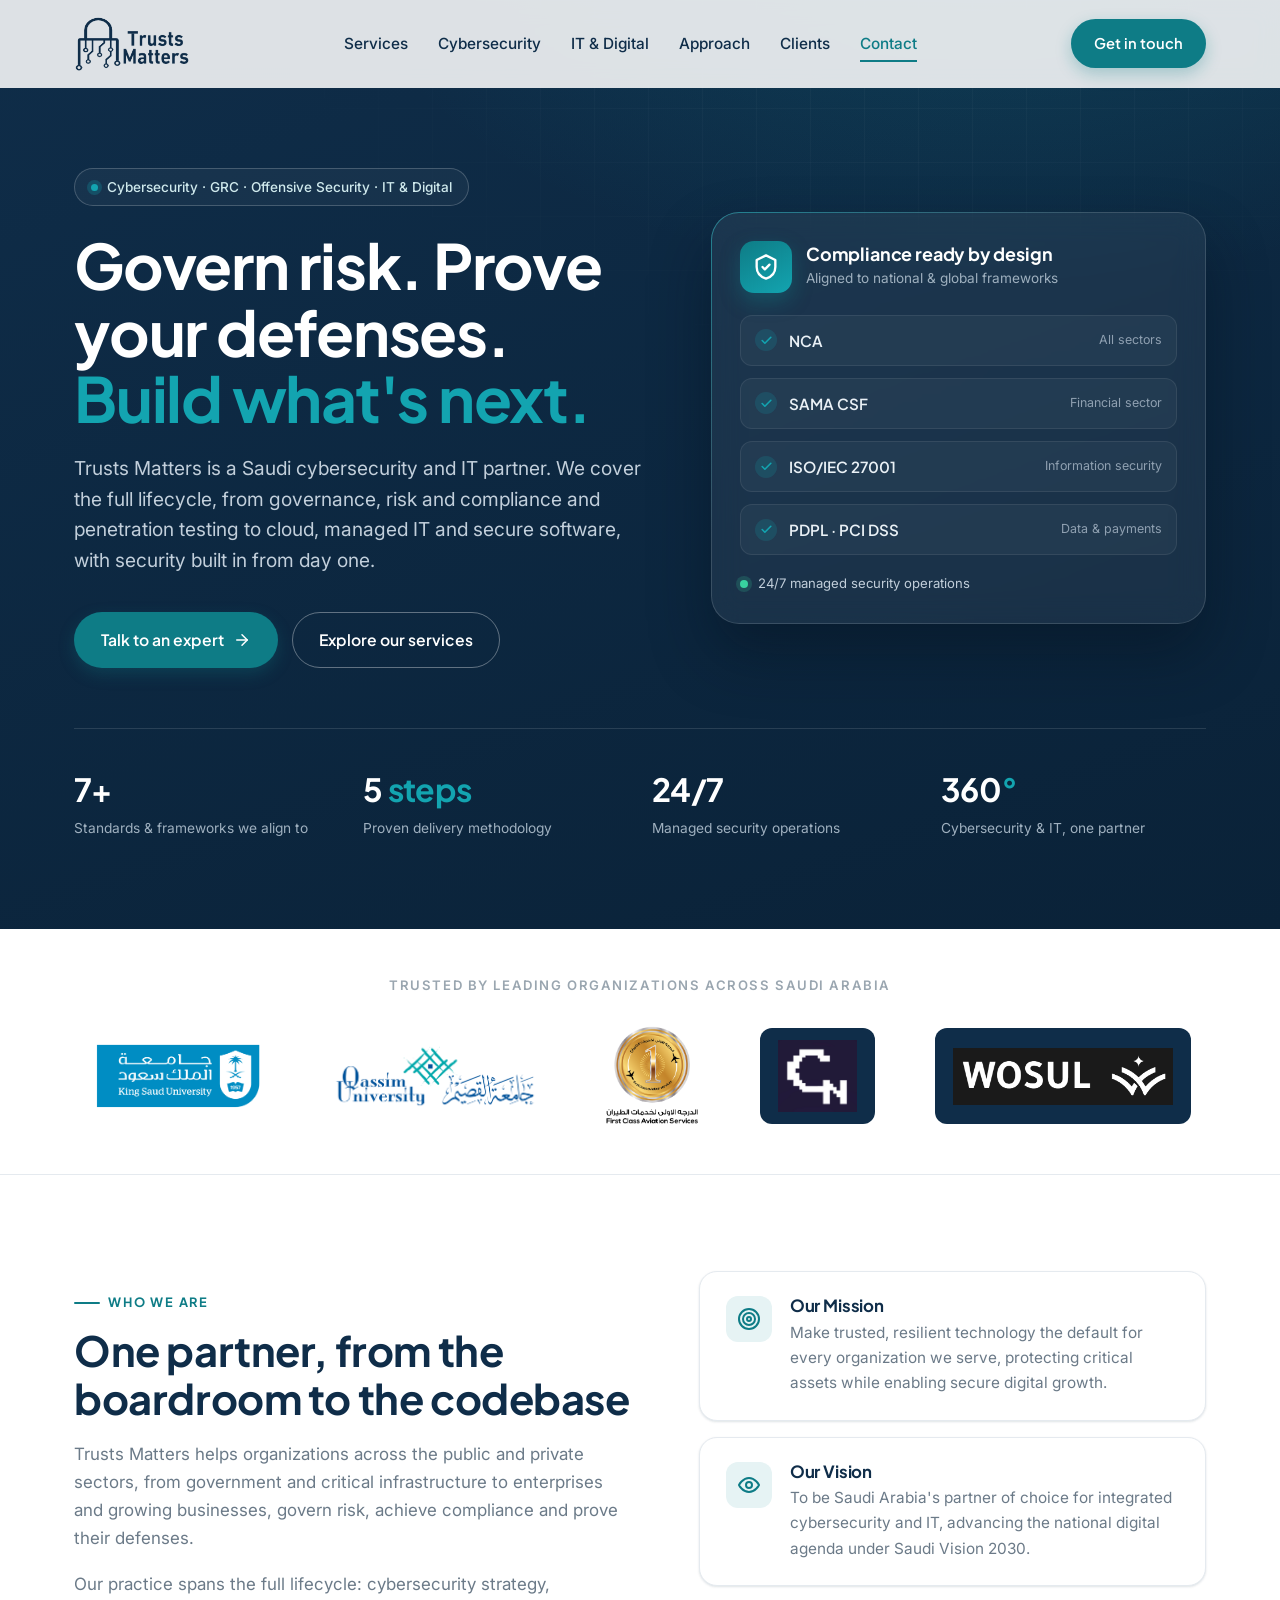
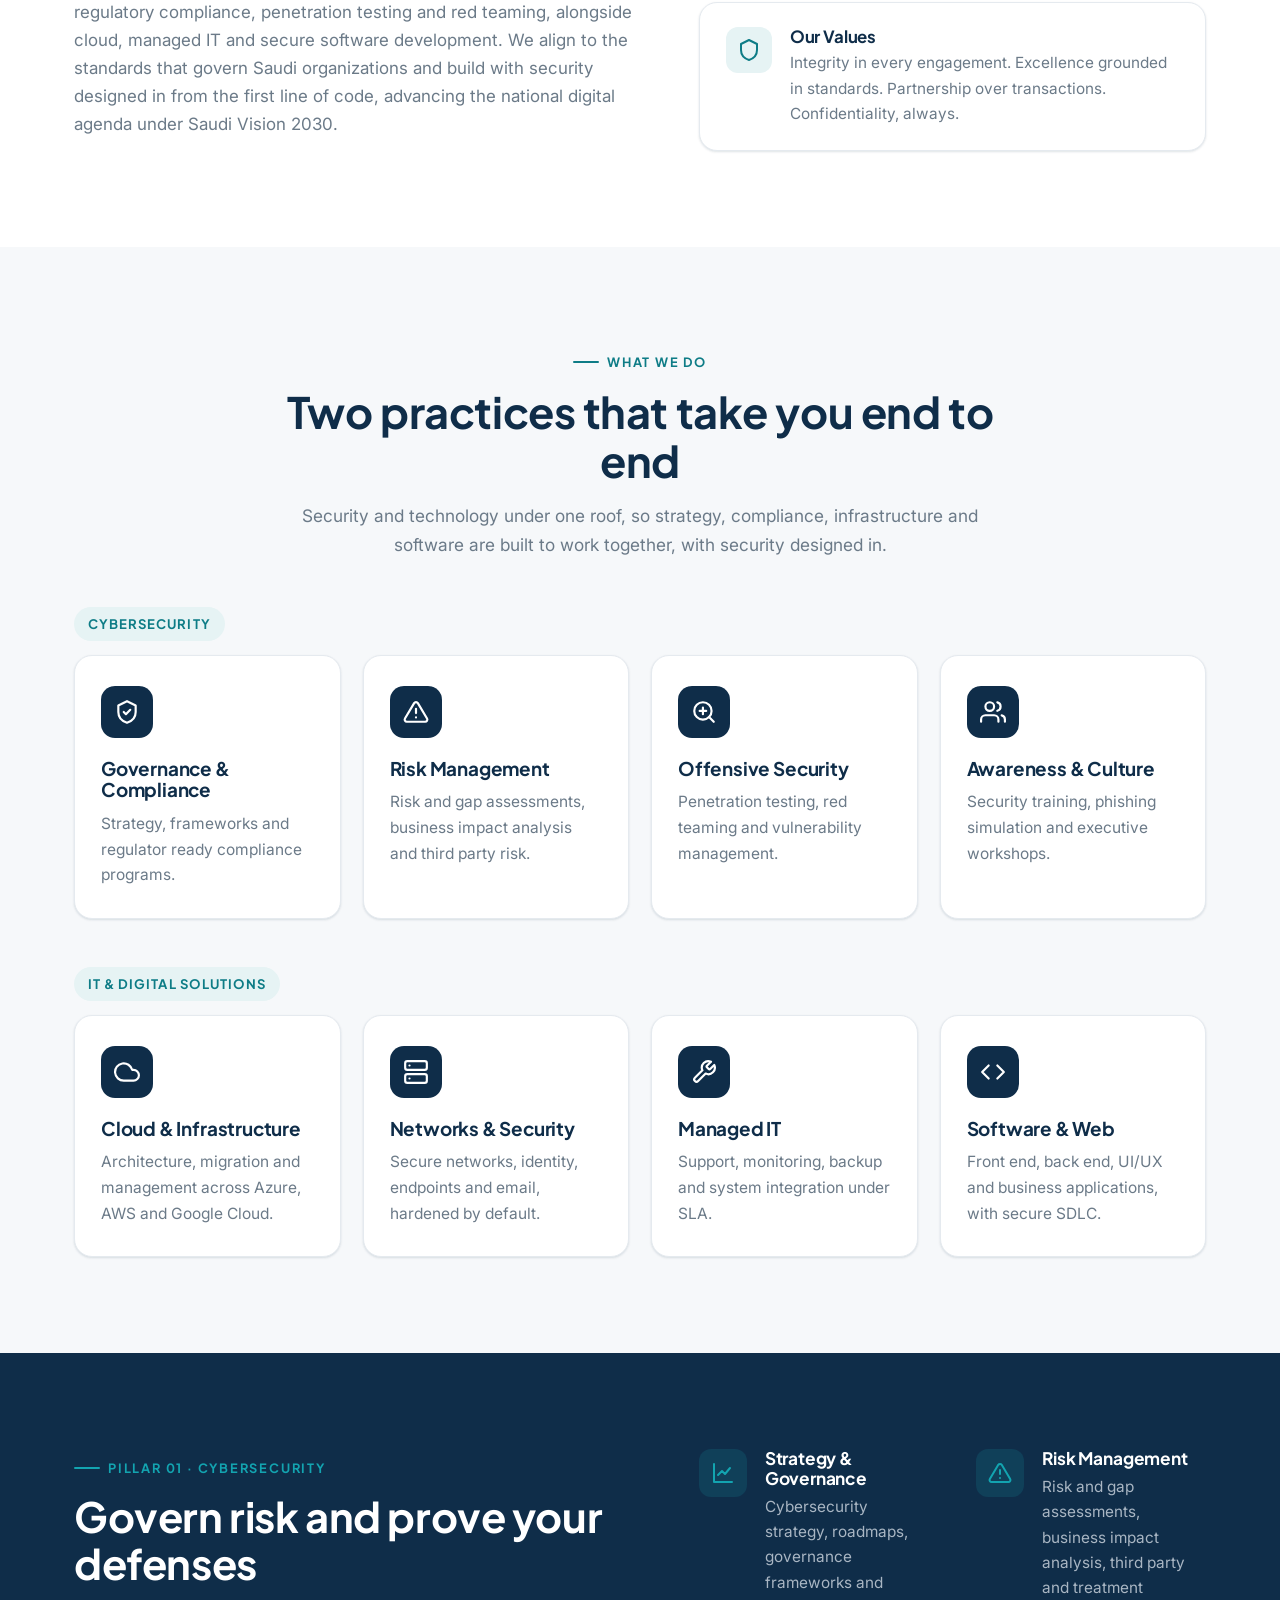
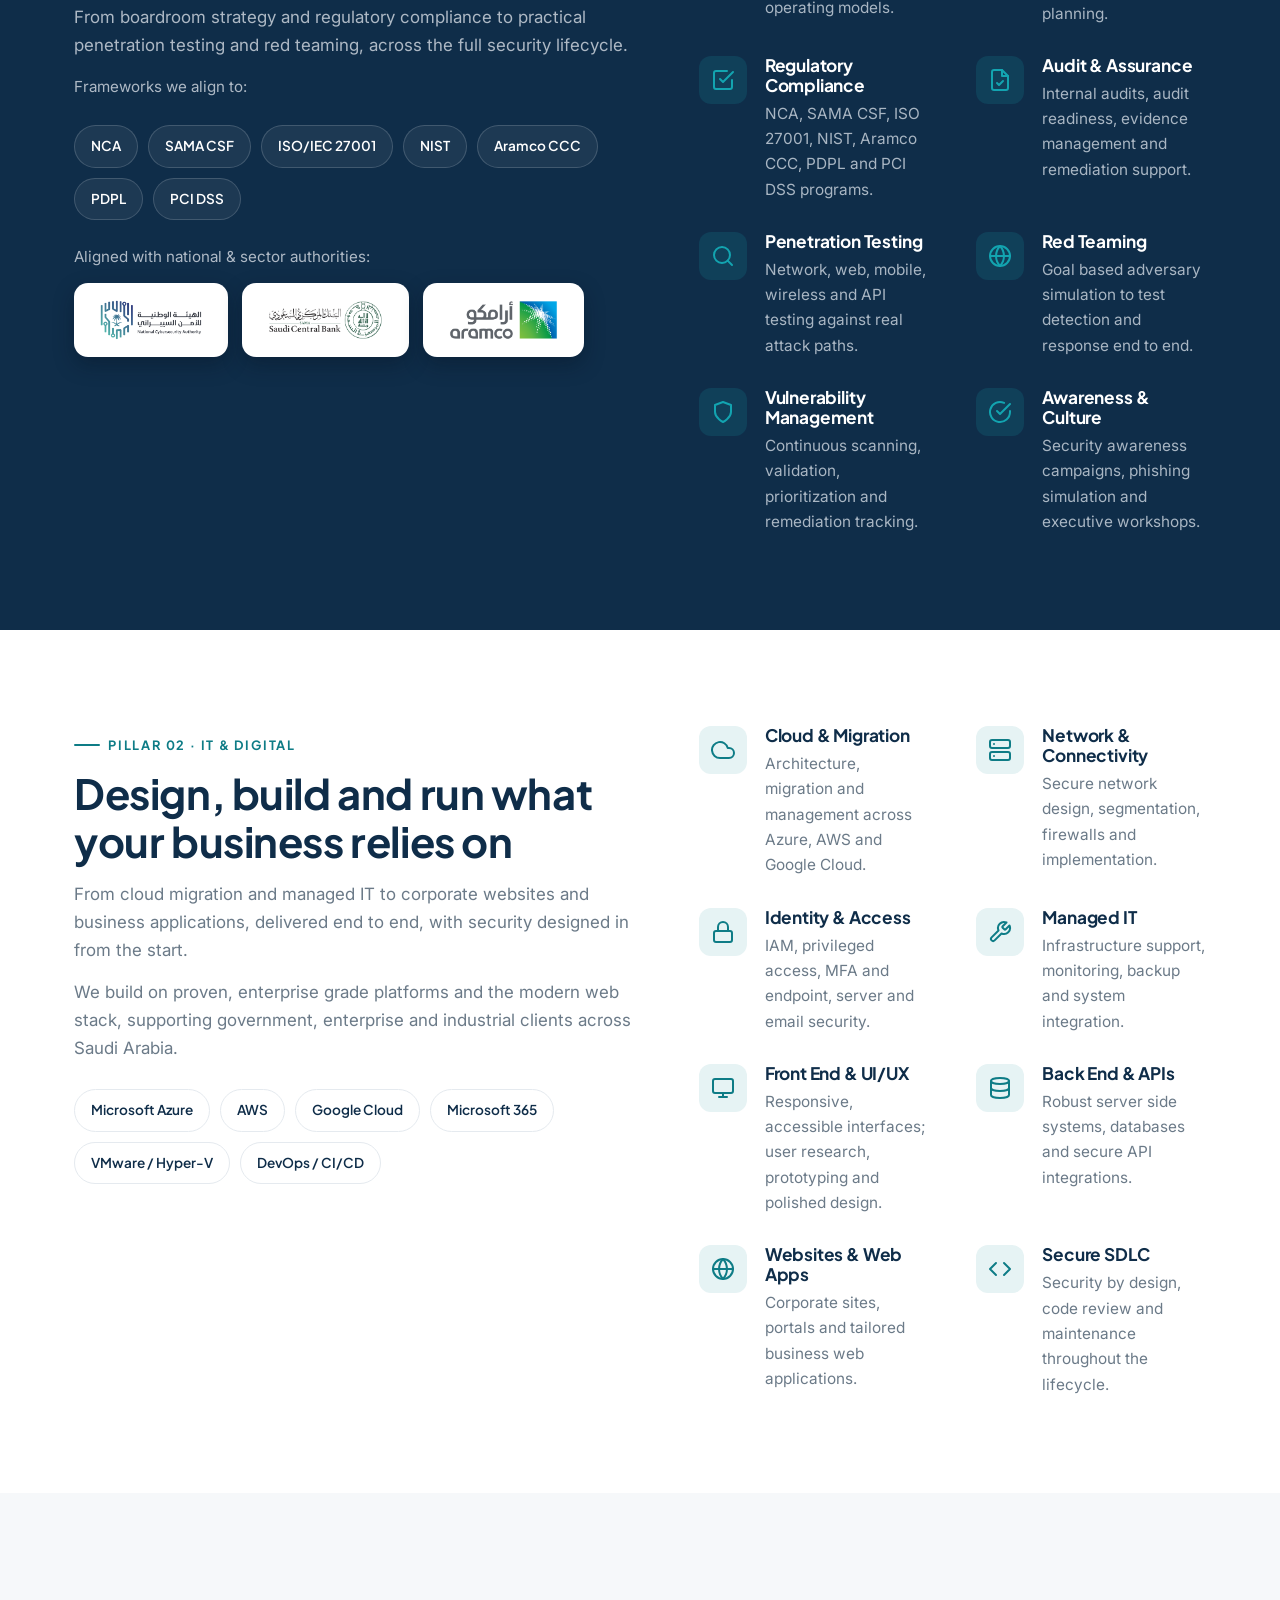
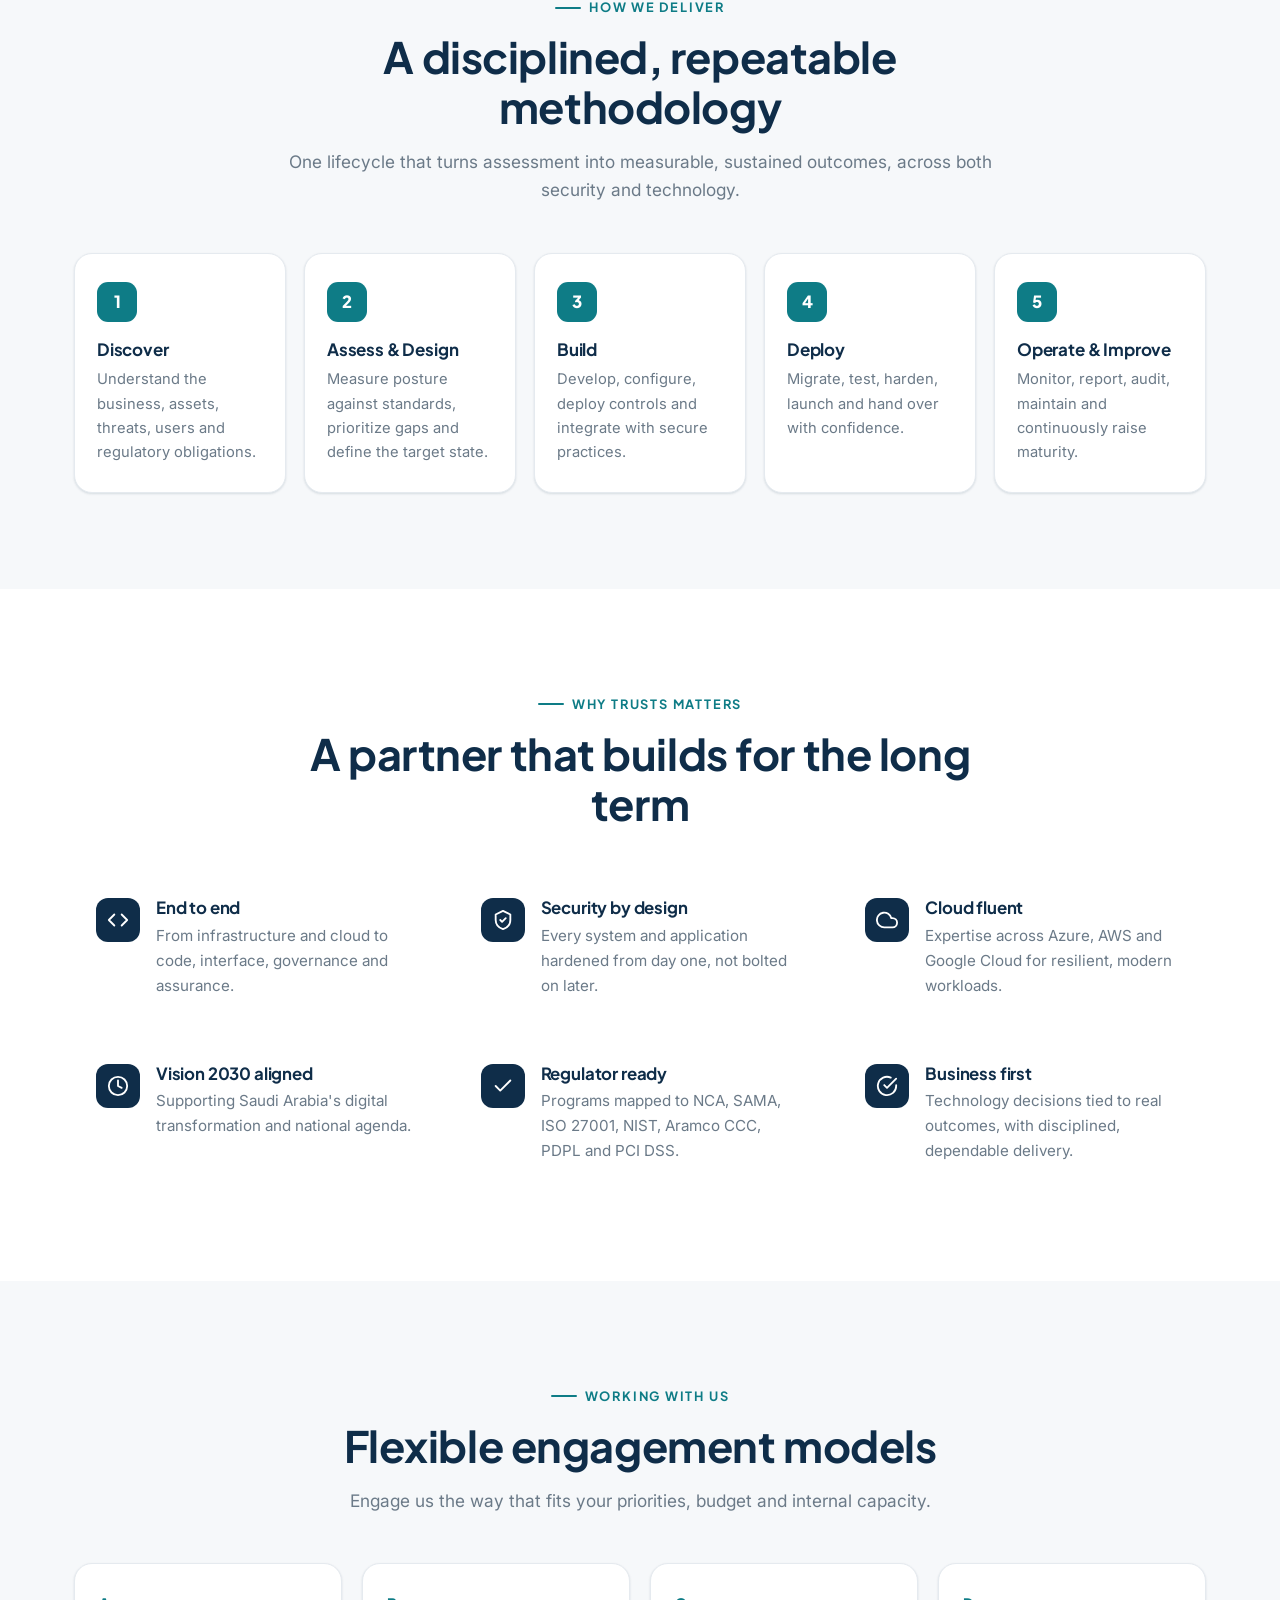
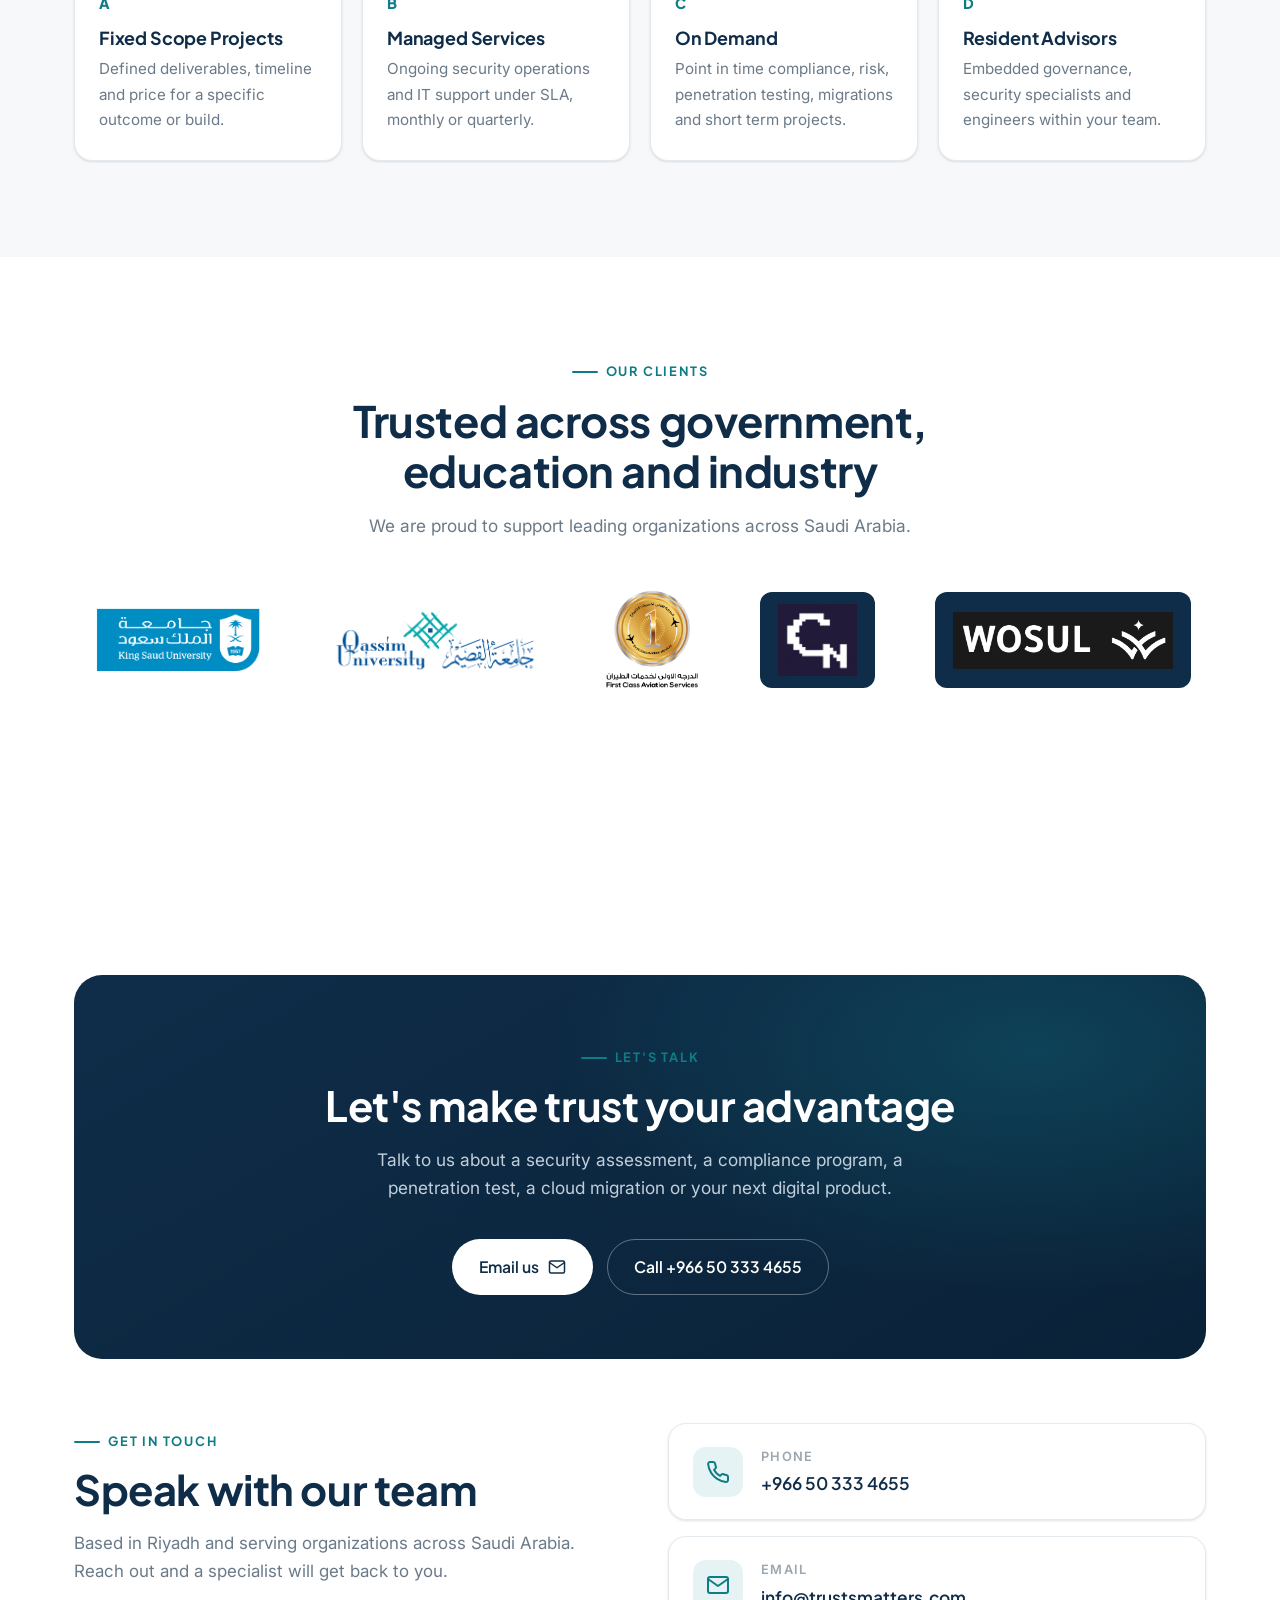
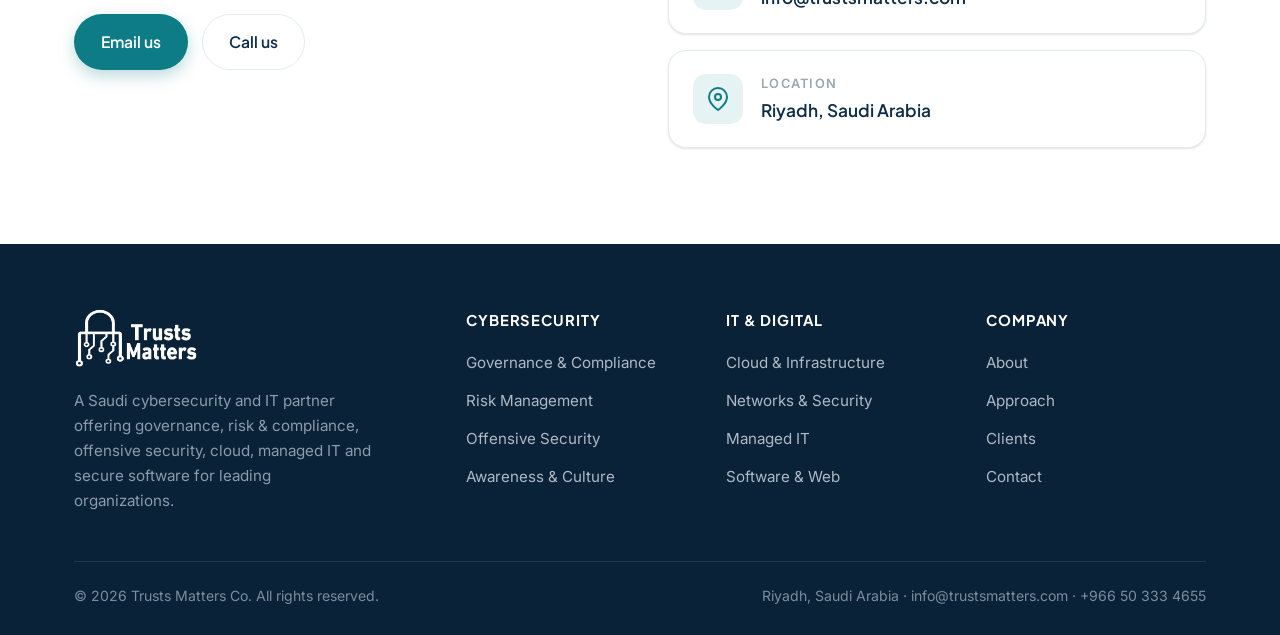
<file: index-classic.html>
<!DOCTYPE html>
<html lang="en">
<head>
  <meta charset="UTF-8" />
  <meta name="viewport" content="width=device-width, initial-scale=1" />
  <title>Trusts Matters · Cybersecurity & IT in Saudi Arabia</title>
  <meta name="description" content="Trusts Matters is a Saudi cybersecurity and IT company in Riyadh. Governance, risk & compliance, offensive security, cloud, managed IT and secure software, aligned to NCA, SAMA, ISO 27001, NIST, Aramco CCC, PDPL and PCI DSS." />
  <meta name="theme-color" content="#0F2D49" />

  <!-- Open Graph / social -->
  <meta property="og:type" content="website" />
  <meta property="og:title" content="Trusts Matters · Cybersecurity & IT" />
  <meta property="og:description" content="Govern risk. Prove your defenses. Build what's next. Saudi cybersecurity & IT, aligned to national and global frameworks." />
  <meta property="og:image" content="assets/img/logo.png" />
  <meta property="og:url" content="https://www.trustsmatters.com" />

  <link rel="icon" href="assets/img/logo.png" />
  <link rel="apple-touch-icon" href="assets/img/logo.png" />

  <!-- Fonts -->
  <link rel="preconnect" href="https://fonts.googleapis.com" />
  <link rel="preconnect" href="https://fonts.gstatic.com" crossorigin />
  <link href="https://fonts.googleapis.com/css2?family=Inter:wght@400;500;600&family=Plus+Jakarta+Sans:wght@600;700;800&display=swap" rel="stylesheet" />

  <link rel="stylesheet" href="css/styles.css" />

  <!-- Structured data -->
  <script type="application/ld+json">
  {
    "@context": "https://schema.org",
    "@type": "Organization",
    "name": "Trusts Matters",
    "url": "https://www.trustsmatters.com",
    "logo": "https://www.trustsmatters.com/assets/img/logo.png",
    "description": "Saudi cybersecurity and IT company providing GRC, offensive security, cloud, managed IT and secure software development.",
    "email": "info@trustsmatters.com",
    "telephone": "+966503334655",
    "address": { "@type": "PostalAddress", "addressLocality": "Riyadh", "addressCountry": "SA" },
    "areaServed": "SA"
  }
  </script>
</head>
<body>

<!-- ====================== NAVBAR ====================== -->
<header class="nav" id="nav">
  <div class="container nav__inner">
    <a class="nav__logo" href="#home" aria-label="Trusts Matters home">
      <img src="assets/img/logo.png" alt="Trusts Matters" />
    </a>
    <nav class="nav__links" id="navLinks" aria-label="Primary">
      <a href="#services">Services</a>
      <a href="#cybersecurity">Cybersecurity</a>
      <a href="#it">IT &amp; Digital</a>
      <a href="#approach">Approach</a>
      <a href="#clients">Clients</a>
      <a href="#contact">Contact</a>
    </nav>
    <div class="nav__cta">
      <a href="#contact" class="btn btn--primary">Get in touch</a>
      <button class="nav__toggle" id="navToggle" aria-label="Toggle menu" aria-expanded="false">
        <span></span><span></span><span></span>
      </button>
    </div>
  </div>
</header>

<main>
<!-- ====================== HERO ====================== -->
<section class="hero" id="home">
  <div class="hero__grid"></div>
  <div class="container">
    <div class="hero__inner">
      <div class="hero__copy">
        <span class="pill"><span class="dot"></span> Cybersecurity · GRC · Offensive Security · IT &amp; Digital</span>
        <h1>Govern risk. Prove your defenses. <span class="accent">Build what's next.</span></h1>
        <p class="lead">Trusts Matters is a Saudi cybersecurity and IT partner. We cover the full lifecycle, from governance, risk and compliance and penetration testing to cloud, managed IT and secure software, with security built in from day one.</p>
        <div class="hero__actions">
          <a href="#contact" class="btn btn--primary">Talk to an expert
            <svg viewBox="0 0 24 24" fill="none" stroke="currentColor" stroke-width="2" stroke-linecap="round" stroke-linejoin="round"><line x1="5" y1="12" x2="19" y2="12"/><polyline points="12 5 19 12 12 19"/></svg>
          </a>
          <a href="#services" class="btn btn--outline-light">Explore our services</a>
        </div>
      </div>

      <div class="hero__visual">
        <div class="hero__card">
          <div class="hc-head">
            <div class="hc-shield"><svg viewBox="0 0 24 24" fill="none" stroke="currentColor" stroke-width="2" stroke-linecap="round" stroke-linejoin="round"><path d="M12 2l8 4v6c0 5-3.5 8.5-8 10-4.5-1.5-8-5-8-10V6z"/><path d="M9 12l2 2 4-4"/></svg></div>
            <div><h3>Compliance ready by design</h3><p>Aligned to national &amp; global frameworks</p></div>
          </div>
          <div class="hc-list">
            <div class="hc-item"><span class="tick"><svg viewBox="0 0 24 24" fill="none" stroke="currentColor" stroke-width="3" stroke-linecap="round" stroke-linejoin="round"><polyline points="20 6 9 17 4 12"/></svg></span><span class="nm">NCA</span><span class="meta">All sectors</span></div>
            <div class="hc-item"><span class="tick"><svg viewBox="0 0 24 24" fill="none" stroke="currentColor" stroke-width="3" stroke-linecap="round" stroke-linejoin="round"><polyline points="20 6 9 17 4 12"/></svg></span><span class="nm">SAMA CSF</span><span class="meta">Financial sector</span></div>
            <div class="hc-item"><span class="tick"><svg viewBox="0 0 24 24" fill="none" stroke="currentColor" stroke-width="3" stroke-linecap="round" stroke-linejoin="round"><polyline points="20 6 9 17 4 12"/></svg></span><span class="nm">ISO/IEC 27001</span><span class="meta">Information security</span></div>
            <div class="hc-item"><span class="tick"><svg viewBox="0 0 24 24" fill="none" stroke="currentColor" stroke-width="3" stroke-linecap="round" stroke-linejoin="round"><polyline points="20 6 9 17 4 12"/></svg></span><span class="nm">PDPL · PCI DSS</span><span class="meta">Data &amp; payments</span></div>
          </div>
          <div class="hc-foot"><span class="live"></span> 24/7 managed security operations</div>
        </div>
      </div>
    </div>

    <div class="hero__stats">
      <div class="stat"><div class="num" data-count="7" data-suffix="+">7<span>+</span></div><div class="lbl">Standards &amp; frameworks we align to</div></div>
      <div class="stat"><div class="num">5<span>&nbsp;steps</span></div><div class="lbl">Proven delivery methodology</div></div>
      <div class="stat"><div class="num">24/7</div><div class="lbl">Managed security operations</div></div>
      <div class="stat"><div class="num">360<span>°</span></div><div class="lbl">Cybersecurity &amp; IT, one partner</div></div>
    </div>
  </div>
</section>

<!-- ====================== TRUST BAR ====================== -->
<section class="trustbar" id="clients-strip">
  <div class="container">
    <p>Trusted by leading organizations across Saudi Arabia</p>
    <div class="logos">
      <img src="assets/clients/king-saud-university.png" alt="King Saud University" loading="lazy" />
      <img src="assets/clients/qassim-university.png" alt="Qassim University" loading="lazy" />
      <img src="assets/clients/fcas.png" alt="First Class Aviation Services" loading="lazy" />
      <img src="assets/clients/carbnai.jpg" alt="Carbn AI" loading="lazy" />
      <img src="assets/clients/wosul.png" alt="Wosul" loading="lazy" />
    </div>
  </div>
</section>

<!-- ====================== ABOUT ====================== -->
<section class="section" id="about">
  <div class="container split">
    <div class="about__text reveal">
      <span class="eyebrow">Who we are</span>
      <h2>One partner, from the boardroom to the codebase</h2>
      <p>Trusts Matters helps organizations across the public and private sectors, from government and critical infrastructure to enterprises and growing businesses, govern risk, achieve compliance and prove their defenses.</p>
      <p>Our practice spans the full lifecycle: cybersecurity strategy, regulatory compliance, penetration testing and red teaming, alongside cloud, managed IT and secure software development. We align to the standards that govern Saudi organizations and build with security designed in from the first line of code, advancing the national digital agenda under Saudi Vision 2030.</p>
    </div>
    <div class="mvv reveal d1">
      <div class="mvv__card">
        <div class="ic"><svg viewBox="0 0 24 24" fill="none" stroke="currentColor" stroke-width="2" stroke-linecap="round" stroke-linejoin="round"><circle cx="12" cy="12" r="10"/><circle cx="12" cy="12" r="6"/><circle cx="12" cy="12" r="2"/></svg></div>
        <div><h4>Our Mission</h4><p>Make trusted, resilient technology the default for every organization we serve, protecting critical assets while enabling secure digital growth.</p></div>
      </div>
      <div class="mvv__card">
        <div class="ic"><svg viewBox="0 0 24 24" fill="none" stroke="currentColor" stroke-width="2" stroke-linecap="round" stroke-linejoin="round"><path d="M2 12s3.5-7 10-7 10 7 10 7-3.5 7-10 7-10-7-10-7z"/><circle cx="12" cy="12" r="3"/></svg></div>
        <div><h4>Our Vision</h4><p>To be Saudi Arabia's partner of choice for integrated cybersecurity and IT, advancing the national digital agenda under Saudi Vision 2030.</p></div>
      </div>
      <div class="mvv__card">
        <div class="ic"><svg viewBox="0 0 24 24" fill="none" stroke="currentColor" stroke-width="2" stroke-linecap="round" stroke-linejoin="round"><path d="M12 2l8 4v6c0 5-3.5 8.5-8 10-4.5-1.5-8-5-8-10V6z"/></svg></div>
        <div><h4>Our Values</h4><p>Integrity in every engagement. Excellence grounded in standards. Partnership over transactions. Confidentiality, always.</p></div>
      </div>
    </div>
  </div>
</section>

<!-- ====================== SERVICES OVERVIEW ====================== -->
<section class="section bg-surface" id="services">
  <div class="container">
    <div class="section-head center reveal">
      <span class="eyebrow">What we do</span>
      <h2>Two practices that take you end to end</h2>
      <p>Security and technology under one roof, so strategy, compliance, infrastructure and software are built to work together, with security designed in.</p>
    </div>

    <div style="margin-bottom:14px" class="reveal"><span class="practice-tag">Cybersecurity</span></div>
    <div class="cards" style="margin-bottom:48px">
      <div class="card reveal">
        <div class="card__ic"><svg viewBox="0 0 24 24" fill="none" stroke="currentColor" stroke-width="2" stroke-linecap="round" stroke-linejoin="round"><path d="M12 2l8 4v6c0 5-3.5 8.5-8 10-4.5-1.5-8-5-8-10V6z"/><path d="M9 12l2 2 4-4"/></svg></div>
        <h3>Governance &amp; Compliance</h3>
        <p>Strategy, frameworks and regulator ready compliance programs.</p>
      </div>
      <div class="card reveal d1">
        <div class="card__ic"><svg viewBox="0 0 24 24" fill="none" stroke="currentColor" stroke-width="2" stroke-linecap="round" stroke-linejoin="round"><path d="M10.29 3.86 1.82 18a2 2 0 0 0 1.71 3h16.94a2 2 0 0 0 1.71-3L13.71 3.86a2 2 0 0 0-3.42 0z"/><line x1="12" y1="9" x2="12" y2="13"/><line x1="12" y1="17" x2="12.01" y2="17"/></svg></div>
        <h3>Risk Management</h3>
        <p>Risk and gap assessments, business impact analysis and third party risk.</p>
      </div>
      <div class="card reveal d2">
        <div class="card__ic"><svg viewBox="0 0 24 24" fill="none" stroke="currentColor" stroke-width="2" stroke-linecap="round" stroke-linejoin="round"><circle cx="11" cy="11" r="8"/><line x1="21" y1="21" x2="16.65" y2="16.65"/><line x1="11" y1="8" x2="11" y2="14"/><line x1="8" y1="11" x2="14" y2="11"/></svg></div>
        <h3>Offensive Security</h3>
        <p>Penetration testing, red teaming and vulnerability management.</p>
      </div>
      <div class="card reveal d3">
        <div class="card__ic"><svg viewBox="0 0 24 24" fill="none" stroke="currentColor" stroke-width="2" stroke-linecap="round" stroke-linejoin="round"><path d="M17 21v-2a4 4 0 0 0-4-4H5a4 4 0 0 0-4 4v2"/><circle cx="9" cy="7" r="4"/><path d="M23 21v-2a4 4 0 0 0-3-3.87"/><path d="M16 3.13a4 4 0 0 1 0 7.75"/></svg></div>
        <h3>Awareness &amp; Culture</h3>
        <p>Security training, phishing simulation and executive workshops.</p>
      </div>
    </div>

    <div style="margin-bottom:14px" class="reveal"><span class="practice-tag">IT &amp; Digital Solutions</span></div>
    <div class="cards">
      <div class="card reveal">
        <div class="card__ic"><svg viewBox="0 0 24 24" fill="none" stroke="currentColor" stroke-width="2" stroke-linecap="round" stroke-linejoin="round"><path d="M18 10h-1.26A8 8 0 1 0 9 20h9a5 5 0 0 0 0-10z"/></svg></div>
        <h3>Cloud &amp; Infrastructure</h3>
        <p>Architecture, migration and management across Azure, AWS and Google Cloud.</p>
      </div>
      <div class="card reveal d1">
        <div class="card__ic"><svg viewBox="0 0 24 24" fill="none" stroke="currentColor" stroke-width="2" stroke-linecap="round" stroke-linejoin="round"><rect x="2" y="2" width="20" height="8" rx="2"/><rect x="2" y="14" width="20" height="8" rx="2"/><line x1="6" y1="6" x2="6.01" y2="6"/><line x1="6" y1="18" x2="6.01" y2="18"/></svg></div>
        <h3>Networks &amp; Security</h3>
        <p>Secure networks, identity, endpoints and email, hardened by default.</p>
      </div>
      <div class="card reveal d2">
        <div class="card__ic"><svg viewBox="0 0 24 24" fill="none" stroke="currentColor" stroke-width="2" stroke-linecap="round" stroke-linejoin="round"><path d="M14.7 6.3a1 1 0 0 0 0 1.4l1.6 1.6a1 1 0 0 0 1.4 0l3.77-3.77a6 6 0 0 1-7.94 7.94l-6.91 6.91a2.12 2.12 0 0 1-3-3l6.91-6.91a6 6 0 0 1 7.94-7.94l-3.76 3.76z"/></svg></div>
        <h3>Managed IT</h3>
        <p>Support, monitoring, backup and system integration under SLA.</p>
      </div>
      <div class="card reveal d3">
        <div class="card__ic"><svg viewBox="0 0 24 24" fill="none" stroke="currentColor" stroke-width="2" stroke-linecap="round" stroke-linejoin="round"><polyline points="16 18 22 12 16 6"/><polyline points="8 6 2 12 8 18"/></svg></div>
        <h3>Software &amp; Web</h3>
        <p>Front end, back end, UI/UX and business applications, with secure SDLC.</p>
      </div>
    </div>
  </div>
</section>

<!-- ====================== CYBERSECURITY DEEP ====================== -->
<section class="section bg-navy" id="cybersecurity">
  <div class="container">
    <div class="split" style="align-items:start">
      <div class="reveal">
        <span class="eyebrow">Pillar 01 · Cybersecurity</span>
        <h2 style="color:#fff;font-size:clamp(1.9rem,3.4vw,2.6rem);margin:14px 0 0">Govern risk and prove your defenses</h2>
        <p style="color:#aeb9c5;margin-top:16px;font-size:1.06rem">From boardroom strategy and regulatory compliance to practical penetration testing and red teaming, across the full security lifecycle.</p>
        <p style="color:#aeb9c5;margin-top:14px;font-size:.95rem">Frameworks we align to:</p>
        <div class="chips">
          <span class="chip">NCA</span><span class="chip">SAMA CSF</span><span class="chip">ISO/IEC 27001</span>
          <span class="chip">NIST</span><span class="chip">Aramco CCC</span><span class="chip">PDPL</span><span class="chip">PCI DSS</span>
        </div>
        <p style="color:#aeb9c5;margin-top:24px;font-size:.95rem">Aligned with national &amp; sector authorities:</p>
        <div class="reg-logos">
          <span class="rl"><img src="assets/clients/nca.png" alt="National Cybersecurity Authority (NCA)" loading="lazy" /></span>
          <span class="rl"><img src="assets/clients/saudi-central-bank.png" alt="Saudi Central Bank (SAMA)" loading="lazy" /></span>
          <span class="rl"><img src="assets/clients/aramco.png" alt="Saudi Aramco" loading="lazy" /></span>
        </div>
      </div>
      <div class="svc-list reveal d1">
        <div class="svc-row"><div class="ic"><svg viewBox="0 0 24 24" fill="none" stroke="currentColor" stroke-width="2" stroke-linecap="round" stroke-linejoin="round"><path d="M3 3v18h18"/><path d="M7 14l4-4 3 3 5-6"/></svg></div><div><h4>Strategy &amp; Governance</h4><p>Cybersecurity strategy, roadmaps, governance frameworks and operating models.</p></div></div>
        <div class="svc-row"><div class="ic"><svg viewBox="0 0 24 24" fill="none" stroke="currentColor" stroke-width="2" stroke-linecap="round" stroke-linejoin="round"><path d="M10.29 3.86 1.82 18a2 2 0 0 0 1.71 3h16.94a2 2 0 0 0 1.71-3L13.71 3.86a2 2 0 0 0-3.42 0z"/><line x1="12" y1="9" x2="12" y2="13"/><line x1="12" y1="17" x2="12.01" y2="17"/></svg></div><div><h4>Risk Management</h4><p>Risk and gap assessments, business impact analysis, third party and treatment planning.</p></div></div>
        <div class="svc-row"><div class="ic"><svg viewBox="0 0 24 24" fill="none" stroke="currentColor" stroke-width="2" stroke-linecap="round" stroke-linejoin="round"><path d="M9 11l3 3L22 4"/><path d="M21 12v7a2 2 0 0 1-2 2H5a2 2 0 0 1-2-2V5a2 2 0 0 1 2-2h11"/></svg></div><div><h4>Regulatory Compliance</h4><p>NCA, SAMA CSF, ISO 27001, NIST, Aramco CCC, PDPL and PCI DSS programs.</p></div></div>
        <div class="svc-row"><div class="ic"><svg viewBox="0 0 24 24" fill="none" stroke="currentColor" stroke-width="2" stroke-linecap="round" stroke-linejoin="round"><path d="M14 2H6a2 2 0 0 0-2 2v16a2 2 0 0 0 2 2h12a2 2 0 0 0 2-2V8z"/><polyline points="14 2 14 8 20 8"/><path d="M9 15l2 2 4-4"/></svg></div><div><h4>Audit &amp; Assurance</h4><p>Internal audits, audit readiness, evidence management and remediation support.</p></div></div>
        <div class="svc-row"><div class="ic"><svg viewBox="0 0 24 24" fill="none" stroke="currentColor" stroke-width="2" stroke-linecap="round" stroke-linejoin="round"><circle cx="11" cy="11" r="8"/><line x1="21" y1="21" x2="16.65" y2="16.65"/></svg></div><div><h4>Penetration Testing</h4><p>Network, web, mobile, wireless and API testing against real attack paths.</p></div></div>
        <div class="svc-row"><div class="ic"><svg viewBox="0 0 24 24" fill="none" stroke="currentColor" stroke-width="2" stroke-linecap="round" stroke-linejoin="round"><circle cx="12" cy="12" r="10"/><path d="M12 2a15.3 15.3 0 0 1 4 10 15.3 15.3 0 0 1-4 10 15.3 15.3 0 0 1-4-10 15.3 15.3 0 0 1 4-10z"/><line x1="2" y1="12" x2="22" y2="12"/></svg></div><div><h4>Red Teaming</h4><p>Goal based adversary simulation to test detection and response end to end.</p></div></div>
        <div class="svc-row"><div class="ic"><svg viewBox="0 0 24 24" fill="none" stroke="currentColor" stroke-width="2" stroke-linecap="round" stroke-linejoin="round"><path d="M12 22s8-4 8-10V5l-8-3-8 3v7c0 6 8 10 8 10z"/></svg></div><div><h4>Vulnerability Management</h4><p>Continuous scanning, validation, prioritization and remediation tracking.</p></div></div>
        <div class="svc-row"><div class="ic"><svg viewBox="0 0 24 24" fill="none" stroke="currentColor" stroke-width="2" stroke-linecap="round" stroke-linejoin="round"><path d="M22 11.08V12a10 10 0 1 1-5.93-9.14"/><polyline points="22 4 12 14.01 9 11.01"/></svg></div><div><h4>Awareness &amp; Culture</h4><p>Security awareness campaigns, phishing simulation and executive workshops.</p></div></div>
      </div>
    </div>
  </div>
</section>

<!-- ====================== IT DEEP ====================== -->
<section class="section" id="it">
  <div class="container">
    <div class="split" style="align-items:start">
      <div class="svc-list reveal" style="order:2">
        <div class="svc-row"><div class="ic"><svg viewBox="0 0 24 24" fill="none" stroke="currentColor" stroke-width="2" stroke-linecap="round" stroke-linejoin="round"><path d="M18 10h-1.26A8 8 0 1 0 9 20h9a5 5 0 0 0 0-10z"/></svg></div><div><h4>Cloud &amp; Migration</h4><p>Architecture, migration and management across Azure, AWS and Google Cloud.</p></div></div>
        <div class="svc-row"><div class="ic"><svg viewBox="0 0 24 24" fill="none" stroke="currentColor" stroke-width="2" stroke-linecap="round" stroke-linejoin="round"><rect x="2" y="2" width="20" height="8" rx="2"/><rect x="2" y="14" width="20" height="8" rx="2"/><line x1="6" y1="6" x2="6.01" y2="6"/><line x1="6" y1="18" x2="6.01" y2="18"/></svg></div><div><h4>Network &amp; Connectivity</h4><p>Secure network design, segmentation, firewalls and implementation.</p></div></div>
        <div class="svc-row"><div class="ic"><svg viewBox="0 0 24 24" fill="none" stroke="currentColor" stroke-width="2" stroke-linecap="round" stroke-linejoin="round"><rect x="3" y="11" width="18" height="11" rx="2"/><path d="M7 11V7a5 5 0 0 1 10 0v4"/></svg></div><div><h4>Identity &amp; Access</h4><p>IAM, privileged access, MFA and endpoint, server and email security.</p></div></div>
        <div class="svc-row"><div class="ic"><svg viewBox="0 0 24 24" fill="none" stroke="currentColor" stroke-width="2" stroke-linecap="round" stroke-linejoin="round"><path d="M14.7 6.3a1 1 0 0 0 0 1.4l1.6 1.6a1 1 0 0 0 1.4 0l3.77-3.77a6 6 0 0 1-7.94 7.94l-6.91 6.91a2.12 2.12 0 0 1-3-3l6.91-6.91a6 6 0 0 1 7.94-7.94l-3.76 3.76z"/></svg></div><div><h4>Managed IT</h4><p>Infrastructure support, monitoring, backup and system integration.</p></div></div>
        <div class="svc-row"><div class="ic"><svg viewBox="0 0 24 24" fill="none" stroke="currentColor" stroke-width="2" stroke-linecap="round" stroke-linejoin="round"><rect x="2" y="3" width="20" height="14" rx="2"/><line x1="8" y1="21" x2="16" y2="21"/><line x1="12" y1="17" x2="12" y2="21"/></svg></div><div><h4>Front End &amp; UI/UX</h4><p>Responsive, accessible interfaces; user research, prototyping and polished design.</p></div></div>
        <div class="svc-row"><div class="ic"><svg viewBox="0 0 24 24" fill="none" stroke="currentColor" stroke-width="2" stroke-linecap="round" stroke-linejoin="round"><ellipse cx="12" cy="5" rx="9" ry="3"/><path d="M3 5v14a9 3 0 0 0 18 0V5"/><path d="M3 12a9 3 0 0 0 18 0"/></svg></div><div><h4>Back End &amp; APIs</h4><p>Robust server side systems, databases and secure API integrations.</p></div></div>
        <div class="svc-row"><div class="ic"><svg viewBox="0 0 24 24" fill="none" stroke="currentColor" stroke-width="2" stroke-linecap="round" stroke-linejoin="round"><circle cx="12" cy="12" r="10"/><line x1="2" y1="12" x2="22" y2="12"/><path d="M12 2a15.3 15.3 0 0 1 4 10 15.3 15.3 0 0 1-4 10 15.3 15.3 0 0 1-4-10 15.3 15.3 0 0 1 4-10z"/></svg></div><div><h4>Websites &amp; Web Apps</h4><p>Corporate sites, portals and tailored business web applications.</p></div></div>
        <div class="svc-row"><div class="ic"><svg viewBox="0 0 24 24" fill="none" stroke="currentColor" stroke-width="2" stroke-linecap="round" stroke-linejoin="round"><polyline points="16 18 22 12 16 6"/><polyline points="8 6 2 12 8 18"/></svg></div><div><h4>Secure SDLC</h4><p>Security by design, code review and maintenance throughout the lifecycle.</p></div></div>
      </div>
      <div class="reveal d1" style="order:1">
        <span class="eyebrow">Pillar 02 · IT &amp; Digital</span>
        <h2 style="font-size:clamp(1.9rem,3.4vw,2.6rem);margin:14px 0 0">Design, build and run what your business relies on</h2>
        <p style="color:var(--muted);margin-top:16px;font-size:1.06rem">From cloud migration and managed IT to corporate websites and business applications, delivered end to end, with security designed in from the start.</p>
        <p style="color:var(--muted);margin-top:14px;font-size:1.06rem">We build on proven, enterprise grade platforms and the modern web stack, supporting government, enterprise and industrial clients across Saudi Arabia.</p>
        <div class="chips">
          <span class="chip">Microsoft Azure</span><span class="chip">AWS</span><span class="chip">Google Cloud</span>
          <span class="chip">Microsoft 365</span><span class="chip">VMware / Hyper-V</span><span class="chip">DevOps / CI/CD</span>
        </div>
      </div>
    </div>
  </div>
</section>

<!-- ====================== APPROACH ====================== -->
<section class="section bg-surface" id="approach">
  <div class="container">
    <div class="section-head center reveal">
      <span class="eyebrow">How we deliver</span>
      <h2>A disciplined, repeatable methodology</h2>
      <p>One lifecycle that turns assessment into measurable, sustained outcomes, across both security and technology.</p>
    </div>
    <div class="steps">
      <div class="step reveal"><div class="n">1</div><h4>Discover</h4><p>Understand the business, assets, threats, users and regulatory obligations.</p></div>
      <div class="step reveal d1"><div class="n">2</div><h4>Assess &amp; Design</h4><p>Measure posture against standards, prioritize gaps and define the target state.</p></div>
      <div class="step reveal d2"><div class="n">3</div><h4>Build</h4><p>Develop, configure, deploy controls and integrate with secure practices.</p></div>
      <div class="step reveal d3"><div class="n">4</div><h4>Deploy</h4><p>Migrate, test, harden, launch and hand over with confidence.</p></div>
      <div class="step reveal d4"><div class="n">5</div><h4>Operate &amp; Improve</h4><p>Monitor, report, audit, maintain and continuously raise maturity.</p></div>
    </div>
  </div>
</section>

<!-- ====================== WHY US ====================== -->
<section class="section" id="why">
  <div class="container">
    <div class="section-head center reveal">
      <span class="eyebrow">Why Trusts Matters</span>
      <h2>A partner that builds for the long term</h2>
    </div>
    <div class="why">
      <div class="why__item reveal"><div class="ic"><svg viewBox="0 0 24 24" fill="none" stroke="currentColor" stroke-width="2" stroke-linecap="round" stroke-linejoin="round"><polyline points="16 18 22 12 16 6"/><polyline points="8 6 2 12 8 18"/></svg></div><div><h4>End to end</h4><p>From infrastructure and cloud to code, interface, governance and assurance.</p></div></div>
      <div class="why__item reveal d1"><div class="ic"><svg viewBox="0 0 24 24" fill="none" stroke="currentColor" stroke-width="2" stroke-linecap="round" stroke-linejoin="round"><path d="M12 2l8 4v6c0 5-3.5 8.5-8 10-4.5-1.5-8-5-8-10V6z"/><path d="M9 12l2 2 4-4"/></svg></div><div><h4>Security by design</h4><p>Every system and application hardened from day one, not bolted on later.</p></div></div>
      <div class="why__item reveal d2"><div class="ic"><svg viewBox="0 0 24 24" fill="none" stroke="currentColor" stroke-width="2" stroke-linecap="round" stroke-linejoin="round"><path d="M18 10h-1.26A8 8 0 1 0 9 20h9a5 5 0 0 0 0-10z"/></svg></div><div><h4>Cloud fluent</h4><p>Expertise across Azure, AWS and Google Cloud for resilient, modern workloads.</p></div></div>
      <div class="why__item reveal"><div class="ic"><svg viewBox="0 0 24 24" fill="none" stroke="currentColor" stroke-width="2" stroke-linecap="round" stroke-linejoin="round"><circle cx="12" cy="12" r="10"/><path d="M12 6v6l4 2"/></svg></div><div><h4>Vision 2030 aligned</h4><p>Supporting Saudi Arabia's digital transformation and national agenda.</p></div></div>
      <div class="why__item reveal d1"><div class="ic"><svg viewBox="0 0 24 24" fill="none" stroke="currentColor" stroke-width="2" stroke-linecap="round" stroke-linejoin="round"><path d="M20 6L9 17l-5-5"/></svg></div><div><h4>Regulator ready</h4><p>Programs mapped to NCA, SAMA, ISO 27001, NIST, Aramco CCC, PDPL and PCI DSS.</p></div></div>
      <div class="why__item reveal d2"><div class="ic"><svg viewBox="0 0 24 24" fill="none" stroke="currentColor" stroke-width="2" stroke-linecap="round" stroke-linejoin="round"><path d="M22 11.08V12a10 10 0 1 1-5.93-9.14"/><polyline points="22 4 12 14.01 9 11.01"/></svg></div><div><h4>Business first</h4><p>Technology decisions tied to real outcomes, with disciplined, dependable delivery.</p></div></div>
    </div>
  </div>
</section>

<!-- ====================== ENGAGEMENT MODELS ====================== -->
<section class="section bg-surface" id="models">
  <div class="container">
    <div class="section-head center reveal">
      <span class="eyebrow">Working with us</span>
      <h2>Flexible engagement models</h2>
      <p>Engage us the way that fits your priorities, budget and internal capacity.</p>
    </div>
    <div class="models">
      <div class="model reveal"><div class="tag">A</div><h4>Fixed Scope Projects</h4><p>Defined deliverables, timeline and price for a specific outcome or build.</p></div>
      <div class="model reveal d1"><div class="tag">B</div><h4>Managed Services</h4><p>Ongoing security operations and IT support under SLA, monthly or quarterly.</p></div>
      <div class="model reveal d2"><div class="tag">C</div><h4>On Demand</h4><p>Point in time compliance, risk, penetration testing, migrations and short term projects.</p></div>
      <div class="model reveal d3"><div class="tag">D</div><h4>Resident Advisors</h4><p>Embedded governance, security specialists and engineers within your team.</p></div>
    </div>
  </div>
</section>

<!-- ====================== CLIENTS / SECTORS ====================== -->
<section class="section" id="clients">
  <div class="container">
    <div class="section-head center reveal">
      <span class="eyebrow">Our clients</span>
      <h2>Trusted across government, education and industry</h2>
      <p>We are proud to support leading organizations across Saudi Arabia.</p>
    </div>
    <div class="logos reveal d1" style="margin-bottom:48px">
      <img src="assets/clients/king-saud-university.png" alt="King Saud University" loading="lazy" />
      <img src="assets/clients/qassim-university.png" alt="Qassim University" loading="lazy" />
      <img src="assets/clients/fcas.png" alt="First Class Aviation Services" loading="lazy" />
      <img src="assets/clients/carbnai.jpg" alt="Carbn AI" loading="lazy" />
      <img src="assets/clients/wosul.png" alt="Wosul" loading="lazy" />
    </div>
    <div class="chips center reveal d2" style="justify-content:center">
      <span class="chip">Government</span><span class="chip">Education</span><span class="chip">Aviation</span>
      <span class="chip">Banking &amp; Finance</span><span class="chip">Technology</span><span class="chip">Enterprise</span>
      <span class="chip">Critical Infrastructure</span>
    </div>
  </div>
</section>

<!-- ====================== CTA + CONTACT ====================== -->
<section class="section" id="contact">
  <div class="container">
    <div class="cta-band reveal" style="margin-bottom:64px">
      <span class="eyebrow" style="justify-content:center;display:inline-flex">Let's talk</span>
      <h2 style="margin-top:14px">Let's make trust your advantage</h2>
      <p>Talk to us about a security assessment, a compliance program, a penetration test, a cloud migration or your next digital product.</p>
      <div class="hero__actions">
        <a href="mailto:info@trustsmatters.com?subject=Inquiry%20from%20trustsmatters.com" class="btn btn--light">Email us
          <svg viewBox="0 0 24 24" fill="none" stroke="currentColor" stroke-width="2" stroke-linecap="round" stroke-linejoin="round"><path d="M4 4h16a2 2 0 0 1 2 2v12a2 2 0 0 1-2 2H4a2 2 0 0 1-2-2V6a2 2 0 0 1 2-2z"/><polyline points="22,6 12,13 2,6"/></svg>
        </a>
        <a href="tel:+966503334655" class="btn btn--outline-light">Call +966 50 333 4655</a>
      </div>
    </div>

    <div class="contact">
      <div class="contact__intro reveal">
        <span class="eyebrow">Get in touch</span>
        <h2>Speak with our team</h2>
        <p>Based in Riyadh and serving organizations across Saudi Arabia. Reach out and a specialist will get back to you.</p>
        <div class="contact__actions">
          <a href="mailto:info@trustsmatters.com?subject=Inquiry%20from%20trustsmatters.com" class="btn btn--primary">Email us</a>
          <a href="tel:+966503334655" class="btn btn--ghost">Call us</a>
        </div>
      </div>
      <div class="contact__cards reveal d1">
        <a class="contact__card" href="tel:+966503334655">
          <div class="ic"><svg viewBox="0 0 24 24" fill="none" stroke="currentColor" stroke-width="2" stroke-linecap="round" stroke-linejoin="round"><path d="M22 16.92v3a2 2 0 0 1-2.18 2 19.79 19.79 0 0 1-8.63-3.07 19.5 19.5 0 0 1-6-6 19.79 19.79 0 0 1-3.07-8.67A2 2 0 0 1 4.11 2h3a2 2 0 0 1 2 1.72c.13.96.36 1.9.7 2.81a2 2 0 0 1-.45 2.11L8.09 9.91a16 16 0 0 0 6 6l1.27-1.27a2 2 0 0 1 2.11-.45c.91.34 1.85.57 2.81.7A2 2 0 0 1 22 16.92z"/></svg></div>
          <div><div class="lbl">Phone</div><div class="val">+966 50 333 4655</div></div>
        </a>
        <a class="contact__card" href="mailto:info@trustsmatters.com">
          <div class="ic"><svg viewBox="0 0 24 24" fill="none" stroke="currentColor" stroke-width="2" stroke-linecap="round" stroke-linejoin="round"><path d="M4 4h16a2 2 0 0 1 2 2v12a2 2 0 0 1-2 2H4a2 2 0 0 1-2-2V6a2 2 0 0 1 2-2z"/><polyline points="22,6 12,13 2,6"/></svg></div>
          <div><div class="lbl">Email</div><div class="val">info@trustsmatters.com</div></div>
        </a>
        <div class="contact__card">
          <div class="ic"><svg viewBox="0 0 24 24" fill="none" stroke="currentColor" stroke-width="2" stroke-linecap="round" stroke-linejoin="round"><path d="M21 10c0 7-9 13-9 13s-9-6-9-13a9 9 0 0 1 18 0z"/><circle cx="12" cy="10" r="3"/></svg></div>
          <div><div class="lbl">Location</div><div class="val">Riyadh, Saudi Arabia</div></div>
        </div>
      </div>
    </div>
  </div>
</section>
</main>

<!-- ====================== FOOTER ====================== -->
<footer class="footer">
  <div class="container">
    <div class="footer__top">
      <div class="footer__brand">
        <img src="assets/img/logo.png" alt="Trusts Matters" />
        <p>A Saudi cybersecurity and IT partner offering governance, risk &amp; compliance, offensive security, cloud, managed IT and secure software for leading organizations.</p>
      </div>
      <div>
        <h5>Cybersecurity</h5>
        <ul>
          <li><a href="#cybersecurity">Governance &amp; Compliance</a></li>
          <li><a href="#cybersecurity">Risk Management</a></li>
          <li><a href="#cybersecurity">Offensive Security</a></li>
          <li><a href="#cybersecurity">Awareness &amp; Culture</a></li>
        </ul>
      </div>
      <div>
        <h5>IT &amp; Digital</h5>
        <ul>
          <li><a href="#it">Cloud &amp; Infrastructure</a></li>
          <li><a href="#it">Networks &amp; Security</a></li>
          <li><a href="#it">Managed IT</a></li>
          <li><a href="#it">Software &amp; Web</a></li>
        </ul>
      </div>
      <div>
        <h5>Company</h5>
        <ul>
          <li><a href="#about">About</a></li>
          <li><a href="#approach">Approach</a></li>
          <li><a href="#clients">Clients</a></li>
          <li><a href="#contact">Contact</a></li>
        </ul>
      </div>
    </div>
    <div class="footer__bottom">
      <span>© <span id="year"></span> Trusts Matters Co. All rights reserved.</span>
      <span>Riyadh, Saudi Arabia · info@trustsmatters.com · +966 50 333 4655</span>
    </div>
  </div>
</footer>

<script src="js/main.js"></script>
</body>
</html>
</file>
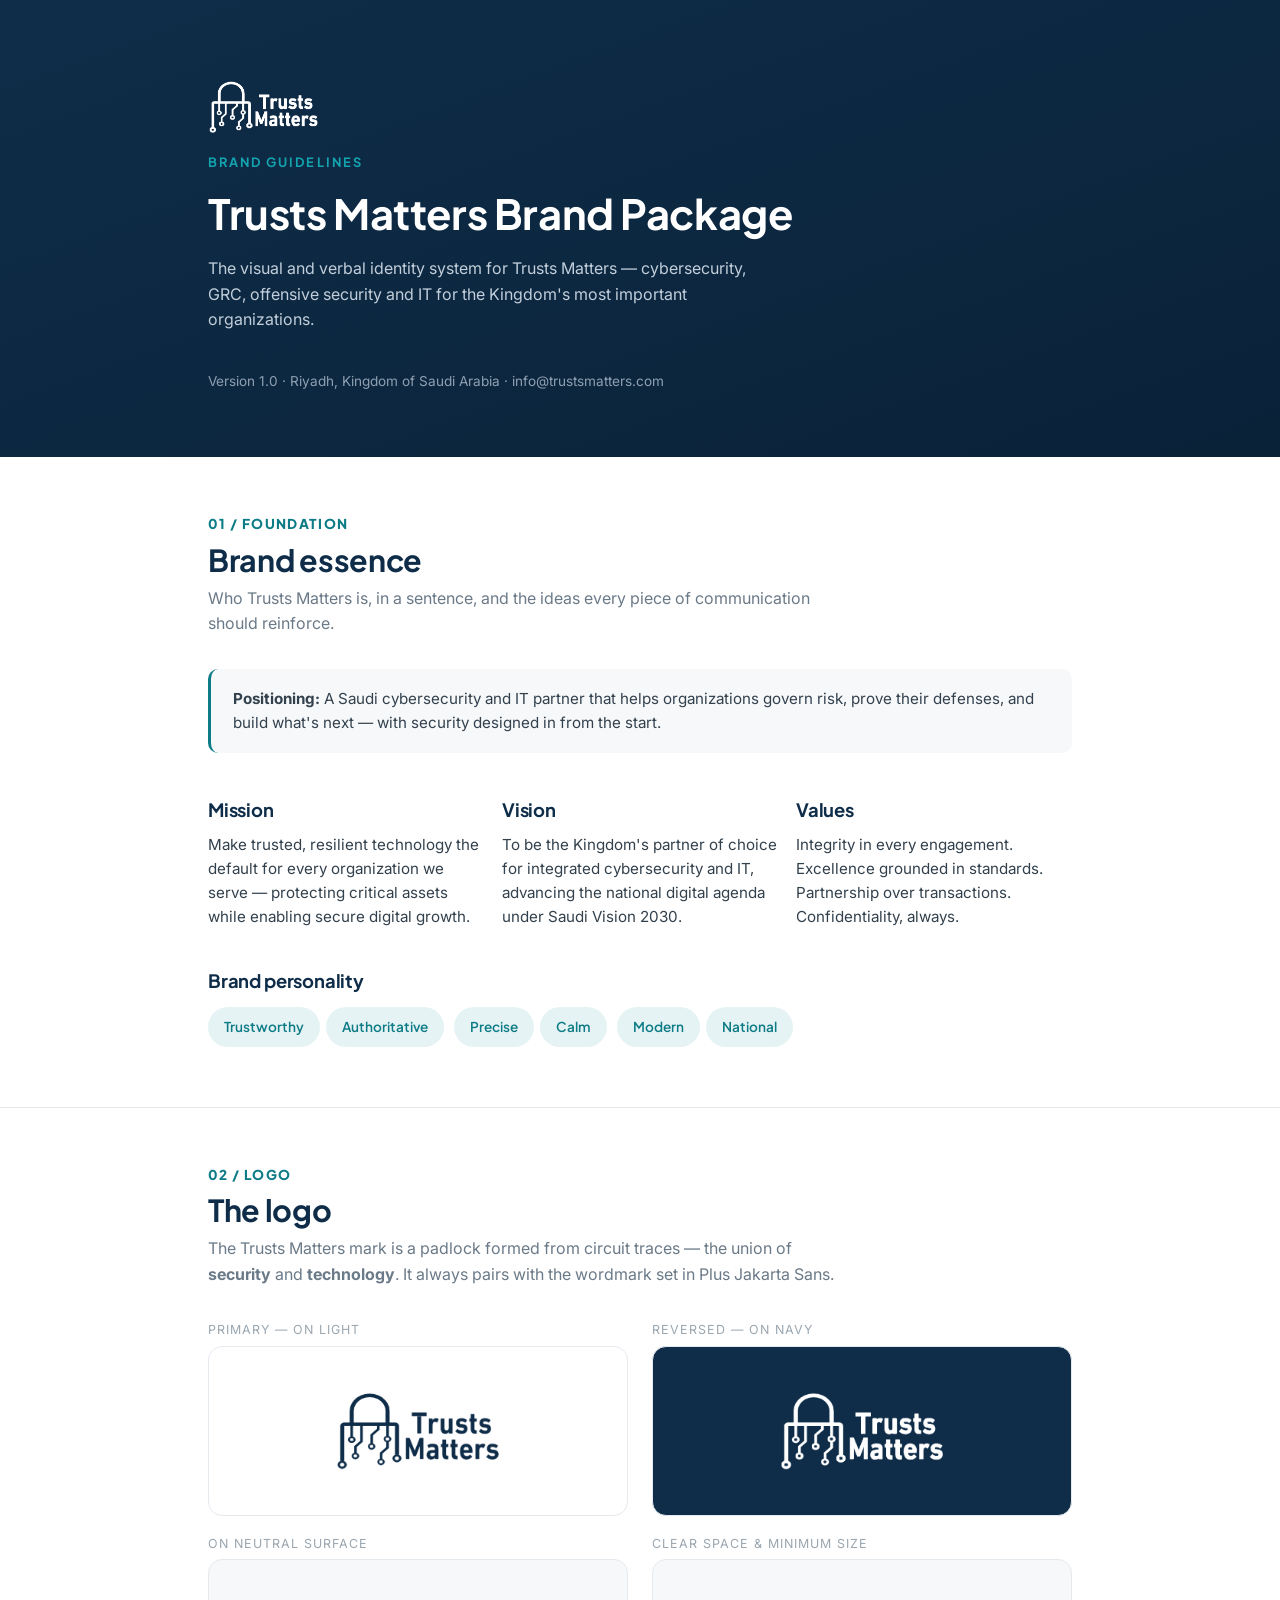
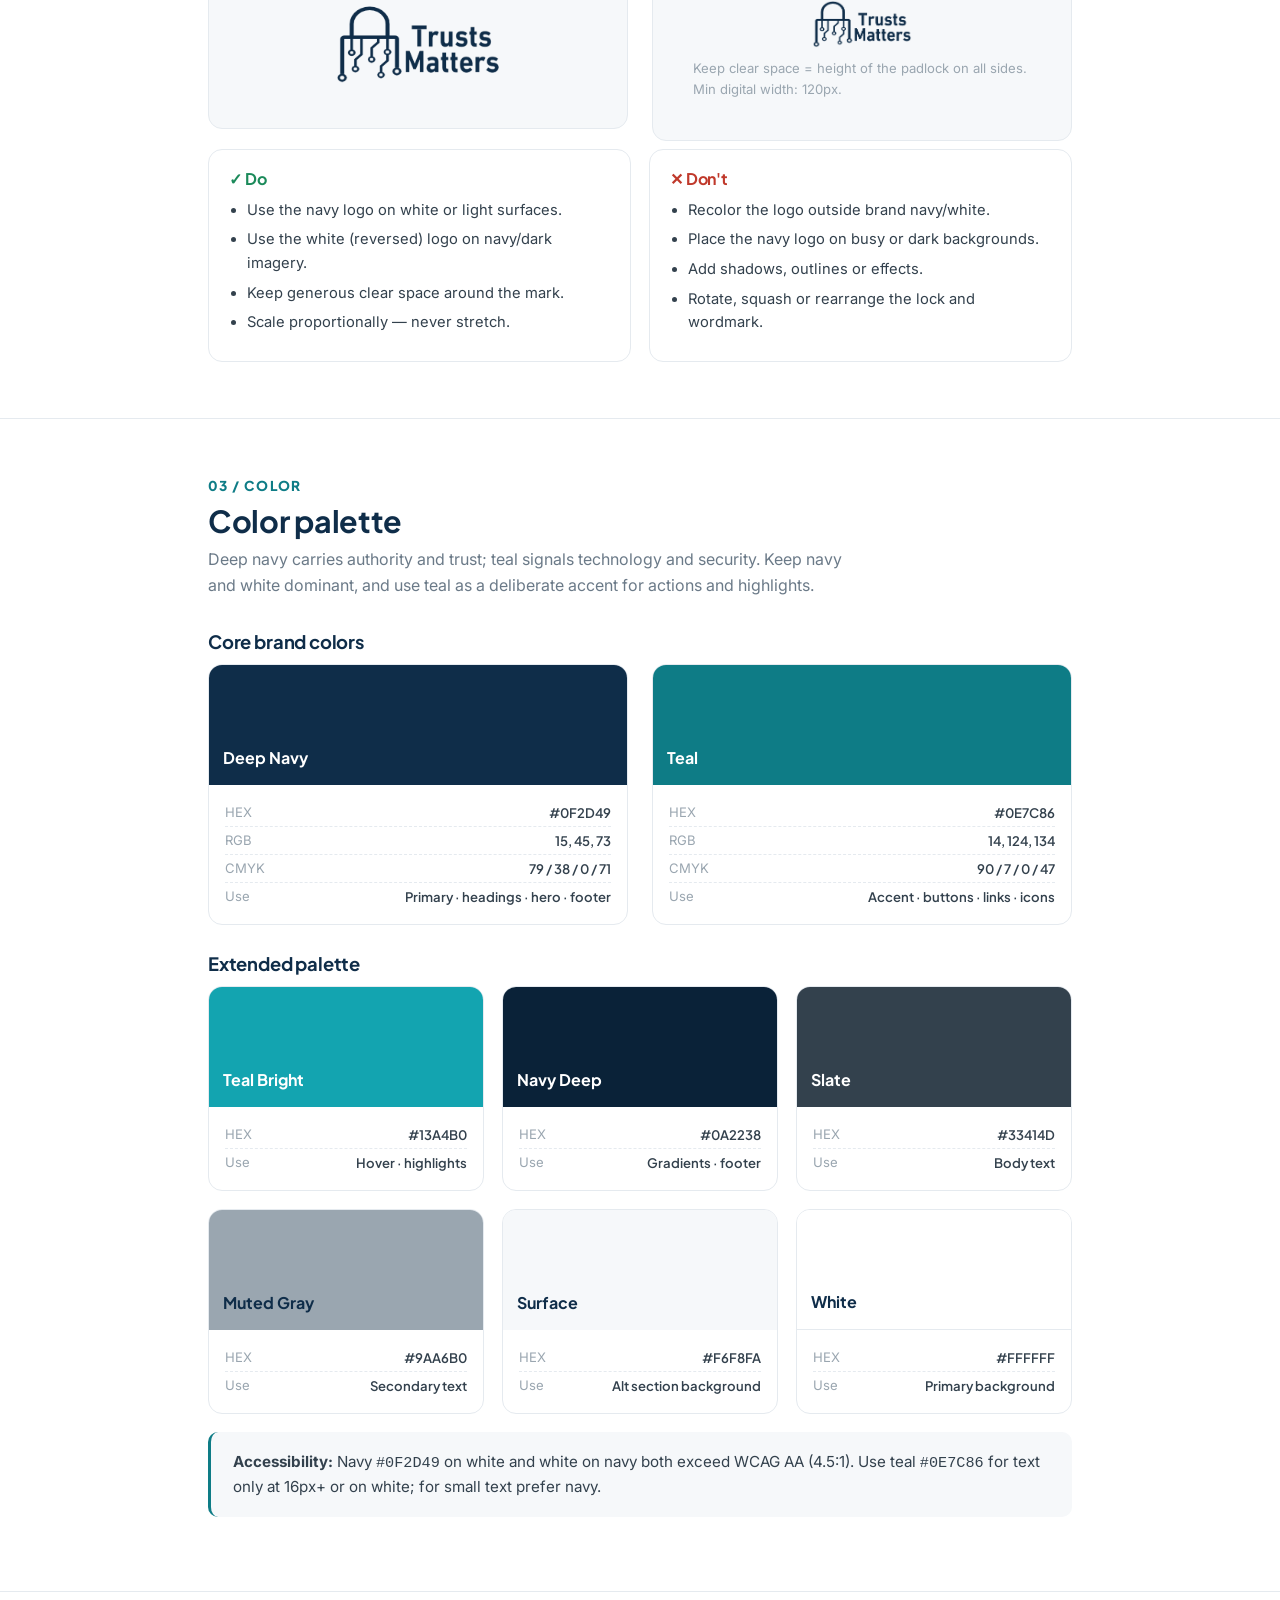
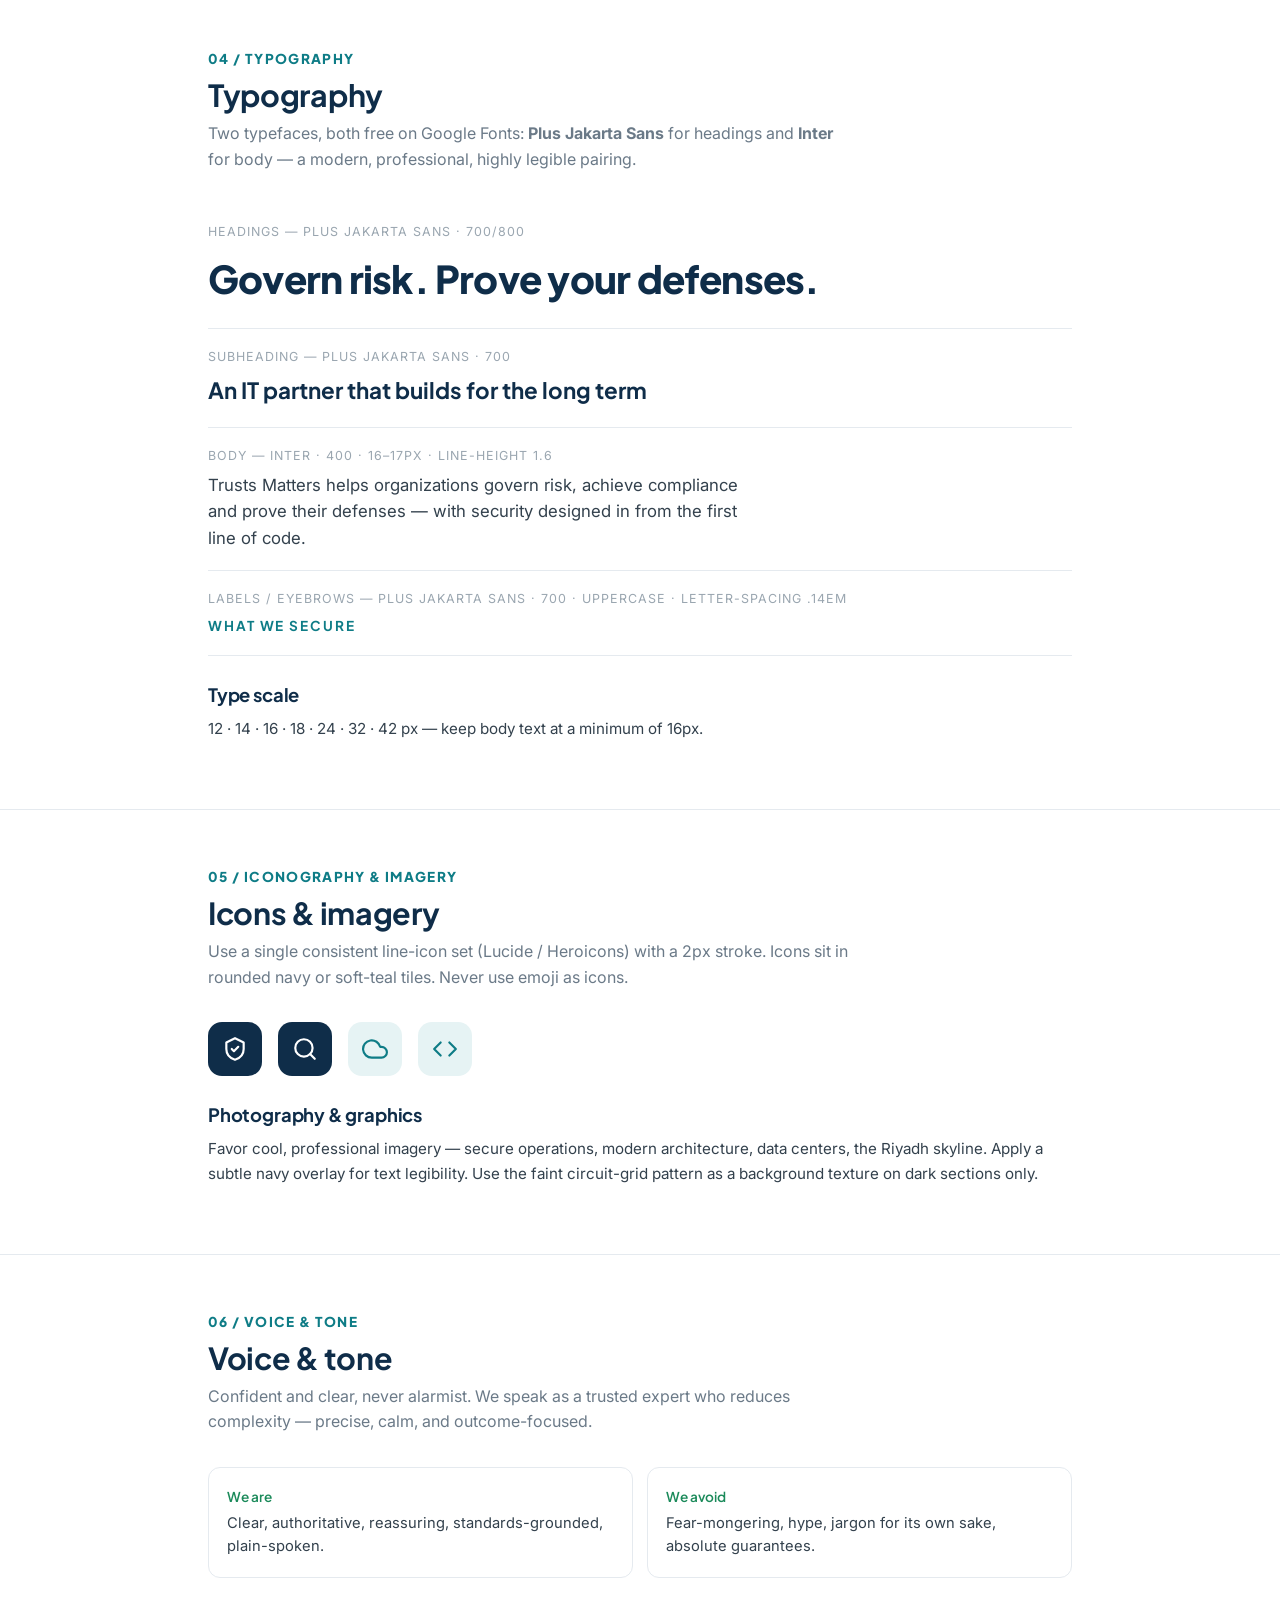
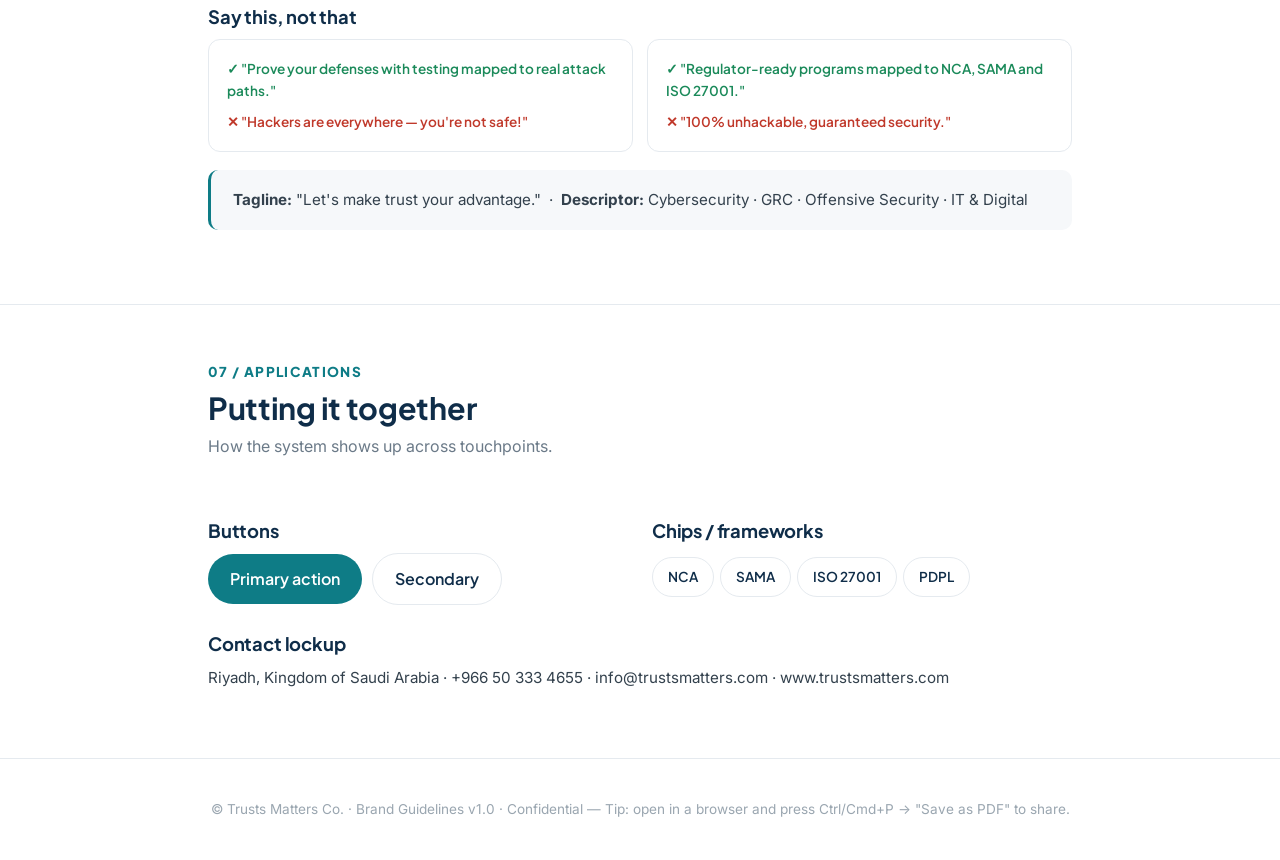
<file: brand/brand-guidelines.html>
<!DOCTYPE html>
<html lang="en">
<head>
<meta charset="UTF-8" />
<meta name="viewport" content="width=device-width, initial-scale=1" />
<title>Trusts Matters — Brand Guidelines</title>
<link rel="preconnect" href="https://fonts.googleapis.com" />
<link rel="preconnect" href="https://fonts.gstatic.com" crossorigin />
<link href="https://fonts.googleapis.com/css2?family=Inter:wght@400;500;600&family=Plus+Jakarta+Sans:wght@600;700;800&display=swap" rel="stylesheet" />
<style>
  :root{
    --navy:#0F2D49; --navy-deep:#0A2238; --teal:#0E7C86; --teal-bright:#13A4B0;
    --slate:#33414D; --gray:#9AA6B0; --line:#e5eaef; --surface:#f6f8fa; --teal-soft:#e6f3f4;
    --fh:"Plus Jakarta Sans",sans-serif; --fb:"Inter",sans-serif;
  }
  *{box-sizing:border-box;margin:0}
  body{font-family:var(--fb);color:var(--slate);background:#fff;line-height:1.6;font-size:16px;-webkit-font-smoothing:antialiased}
  h1,h2,h3,h4{font-family:var(--fh);color:var(--navy);line-height:1.15;letter-spacing:-.01em}
  .wrap{max-width:920px;margin:0 auto;padding:0 28px}
  .doc-head{background:linear-gradient(160deg,var(--navy),var(--navy-deep));color:#fff;padding:80px 0 64px;margin-bottom:0}
  .doc-head .wrap{display:flex;flex-direction:column;gap:18px}
  .doc-head .logo{height:54px;width:auto;filter:brightness(0) invert(1);align-self:flex-start}
  .doc-head .kicker{font-family:var(--fh);font-weight:700;letter-spacing:.16em;text-transform:uppercase;font-size:.8rem;color:var(--teal-bright)}
  .doc-head h1{color:#fff;font-size:2.6rem}
  .doc-head p{color:#c2cfdb;max-width:560px}
  .doc-head .meta{margin-top:8px;font-size:.85rem;color:#8fa0b1}
  section{padding:56px 0;border-bottom:1px solid var(--line)}
  .sec-num{font-family:var(--fh);font-weight:800;color:var(--teal);font-size:.85rem;letter-spacing:.1em}
  h2{font-size:1.9rem;margin:8px 0 8px}
  .lead{color:#6b7a88;max-width:640px;margin-bottom:32px}
  h3{font-size:1.15rem;margin:28px 0 12px}
  p{margin-bottom:12px}
  .grid2{display:grid;grid-template-columns:1fr 1fr;gap:24px}
  .grid3{display:grid;grid-template-columns:repeat(3,1fr);gap:18px}
  /* color swatches */
  .swatch{border:1px solid var(--line);border-radius:14px;overflow:hidden}
  .swatch .chip{height:120px;display:flex;align-items:flex-end;padding:14px;color:#fff;font-family:var(--fh);font-weight:700}
  .swatch .body{padding:14px 16px;font-size:.82rem}
  .swatch .body .row{display:flex;justify-content:space-between;padding:3px 0;border-bottom:1px dashed var(--line)}
  .swatch .body .row:last-child{border:0}
  .swatch .body .row span:first-child{color:var(--gray)}
  .swatch .body .row span:last-child{font-weight:600;color:var(--slate);font-family:var(--fh)}
  .mono{font-family:ui-monospace,Menlo,Consolas,monospace}
  /* logo display */
  .logo-box{border:1px solid var(--line);border-radius:14px;padding:40px;display:flex;align-items:center;justify-content:center;min-height:170px}
  .logo-box.dark{background:var(--navy)}
  .logo-box img{max-height:80px;width:auto}
  .logo-box.dark img{filter:brightness(0) invert(1)}
  .logo-box.soft{background:var(--surface)}
  /* type spec */
  .type-row{padding:18px 0;border-bottom:1px solid var(--line)}
  .type-row:last-child{border:0}
  .type-label{font-size:.78rem;color:var(--gray);text-transform:uppercase;letter-spacing:.08em;margin-bottom:6px}
  .do-dont{display:grid;grid-template-columns:1fr 1fr;gap:18px;margin-top:8px}
  .dd{border:1px solid var(--line);border-radius:14px;padding:20px}
  .dd h4{font-size:1rem;display:flex;align-items:center;gap:8px;margin-bottom:10px}
  .dd.do h4{color:#1b8a5a}.dd.dont h4{color:#c0392b}
  .dd ul{margin:0;padding-left:18px}.dd li{margin-bottom:6px;font-size:.92rem}
  .tag{display:inline-block;font-family:var(--fh);font-weight:600;font-size:.85rem;padding:8px 15px;border-radius:999px;border:1px solid var(--line);margin:4px 6px 4px 0;color:var(--navy)}
  .pill-teal{background:var(--teal-soft);border-color:transparent;color:var(--teal)}
  .callout{background:var(--surface);border-left:3px solid var(--teal);border-radius:10px;padding:18px 22px;margin:18px 0;font-size:.95rem}
  .voice{display:grid;grid-template-columns:1fr 1fr;gap:14px}
  .voice .card{border:1px solid var(--line);border-radius:12px;padding:18px}
  .voice .card .we{color:#1b8a5a;font-weight:600;font-family:var(--fh);font-size:.85rem}
  .voice .card .not{color:#c0392b;font-weight:600;font-family:var(--fh);font-size:.85rem;margin-top:10px}
  .ico-demo{display:flex;gap:16px;flex-wrap:wrap;margin-top:12px}
  .ico-demo .i{width:54px;height:54px;border-radius:14px;background:var(--navy);color:#fff;display:grid;place-items:center}
  .ico-demo .i svg{width:26px;height:26px}
  .ico-demo .i.soft{background:var(--teal-soft);color:var(--teal)}
  footer{padding:40px 0;text-align:center;color:var(--gray);font-size:.85rem}
  @media(max-width:680px){.grid2,.grid3,.do-dont,.voice{grid-template-columns:1fr}.doc-head h1{font-size:2rem}}
  @media print{.doc-head{-webkit-print-color-adjust:exact;print-color-adjust:exact}section{page-break-inside:avoid}}
</style>
</head>
<body>

<header class="doc-head">
  <div class="wrap">
    <img class="logo" src="../assets/img/logo.png" alt="Trusts Matters" />
    <span class="kicker">Brand Guidelines</span>
    <h1>Trusts Matters Brand Package</h1>
    <p>The visual and verbal identity system for Trusts Matters — cybersecurity, GRC, offensive security and IT for the Kingdom's most important organizations.</p>
    <div class="meta">Version 1.0 · Riyadh, Kingdom of Saudi Arabia · info@trustsmatters.com</div>
  </div>
</header>

<!-- 01 BRAND ESSENCE -->
<section><div class="wrap">
  <div class="sec-num">01 / FOUNDATION</div>
  <h2>Brand essence</h2>
  <p class="lead">Who Trusts Matters is, in a sentence, and the ideas every piece of communication should reinforce.</p>
  <div class="callout"><strong>Positioning:</strong> A Saudi cybersecurity and IT partner that helps organizations govern risk, prove their defenses, and build what's next — with security designed in from the start.</div>
  <div class="grid3">
    <div><h3>Mission</h3><p style="font-size:.95rem">Make trusted, resilient technology the default for every organization we serve — protecting critical assets while enabling secure digital growth.</p></div>
    <div><h3>Vision</h3><p style="font-size:.95rem">To be the Kingdom's partner of choice for integrated cybersecurity and IT, advancing the national digital agenda under Saudi Vision 2030.</p></div>
    <div><h3>Values</h3><p style="font-size:.95rem">Integrity in every engagement. Excellence grounded in standards. Partnership over transactions. Confidentiality, always.</p></div>
  </div>
  <h3>Brand personality</h3>
  <div>
    <span class="tag pill-teal">Trustworthy</span><span class="tag pill-teal">Authoritative</span>
    <span class="tag pill-teal">Precise</span><span class="tag pill-teal">Calm</span>
    <span class="tag pill-teal">Modern</span><span class="tag pill-teal">National</span>
  </div>
</div></section>

<!-- 02 LOGO -->
<section><div class="wrap">
  <div class="sec-num">02 / LOGO</div>
  <h2>The logo</h2>
  <p class="lead">The Trusts Matters mark is a padlock formed from circuit traces — the union of <strong>security</strong> and <strong>technology</strong>. It always pairs with the wordmark set in Plus Jakarta Sans.</p>
  <div class="grid2">
    <div><div class="type-label">Primary — on light</div><div class="logo-box"><img src="../assets/img/logo.png" alt="Logo on light"/></div></div>
    <div><div class="type-label">Reversed — on navy</div><div class="logo-box dark"><img src="../assets/img/logo.png" alt="Logo on dark"/></div></div>
  </div>
  <div class="grid2" style="margin-top:18px">
    <div><div class="type-label">On neutral surface</div><div class="logo-box soft"><img src="../assets/img/logo.png" alt="Logo on neutral"/></div></div>
    <div>
      <div class="type-label">Clear space &amp; minimum size</div>
      <div class="logo-box soft" style="flex-direction:column;gap:10px">
        <img src="../assets/img/logo.png" style="max-height:48px" alt="Logo small"/>
        <span style="font-size:.82rem;color:var(--gray)">Keep clear space = height of the padlock on all sides. Min digital width: 120px.</span>
      </div>
    </div>
  </div>
  <div class="do-dont">
    <div class="dd do"><h4>✓ Do</h4><ul>
      <li>Use the navy logo on white or light surfaces.</li>
      <li>Use the white (reversed) logo on navy/dark imagery.</li>
      <li>Keep generous clear space around the mark.</li>
      <li>Scale proportionally — never stretch.</li>
    </ul></div>
    <div class="dd dont"><h4>✕ Don't</h4><ul>
      <li>Recolor the logo outside brand navy/white.</li>
      <li>Place the navy logo on busy or dark backgrounds.</li>
      <li>Add shadows, outlines or effects.</li>
      <li>Rotate, squash or rearrange the lock and wordmark.</li>
    </ul></div>
  </div>
</div></section>

<!-- 03 COLOR -->
<section><div class="wrap">
  <div class="sec-num">03 / COLOR</div>
  <h2>Color palette</h2>
  <p class="lead">Deep navy carries authority and trust; teal signals technology and security. Keep navy and white dominant, and use teal as a deliberate accent for actions and highlights.</p>
  <h3>Core brand colors</h3>
  <div class="grid2">
    <div class="swatch">
      <div class="chip" style="background:#0F2D49">Deep Navy</div>
      <div class="body">
        <div class="row"><span>HEX</span><span class="mono">#0F2D49</span></div>
        <div class="row"><span>RGB</span><span class="mono">15, 45, 73</span></div>
        <div class="row"><span>CMYK</span><span class="mono">79 / 38 / 0 / 71</span></div>
        <div class="row"><span>Use</span><span>Primary · headings · hero · footer</span></div>
      </div>
    </div>
    <div class="swatch">
      <div class="chip" style="background:#0E7C86">Teal</div>
      <div class="body">
        <div class="row"><span>HEX</span><span class="mono">#0E7C86</span></div>
        <div class="row"><span>RGB</span><span class="mono">14, 124, 134</span></div>
        <div class="row"><span>CMYK</span><span class="mono">90 / 7 / 0 / 47</span></div>
        <div class="row"><span>Use</span><span>Accent · buttons · links · icons</span></div>
      </div>
    </div>
  </div>
  <h3>Extended palette</h3>
  <div class="grid3">
    <div class="swatch"><div class="chip" style="background:#13A4B0">Teal Bright</div><div class="body"><div class="row"><span>HEX</span><span class="mono">#13A4B0</span></div><div class="row"><span>Use</span><span>Hover · highlights</span></div></div></div>
    <div class="swatch"><div class="chip" style="background:#0A2238">Navy Deep</div><div class="body"><div class="row"><span>HEX</span><span class="mono">#0A2238</span></div><div class="row"><span>Use</span><span>Gradients · footer</span></div></div></div>
    <div class="swatch"><div class="chip" style="background:#33414D">Slate</div><div class="body"><div class="row"><span>HEX</span><span class="mono">#33414D</span></div><div class="row"><span>Use</span><span>Body text</span></div></div></div>
  </div>
  <div class="grid3" style="margin-top:18px">
    <div class="swatch"><div class="chip" style="background:#9AA6B0;color:#0F2D49">Muted Gray</div><div class="body"><div class="row"><span>HEX</span><span class="mono">#9AA6B0</span></div><div class="row"><span>Use</span><span>Secondary text</span></div></div></div>
    <div class="swatch"><div class="chip" style="background:#F6F8FA;color:#0F2D49">Surface</div><div class="body"><div class="row"><span>HEX</span><span class="mono">#F6F8FA</span></div><div class="row"><span>Use</span><span>Alt section background</span></div></div></div>
    <div class="swatch"><div class="chip" style="background:#FFFFFF;color:#0F2D49;border-bottom:1px solid var(--line)">White</div><div class="body"><div class="row"><span>HEX</span><span class="mono">#FFFFFF</span></div><div class="row"><span>Use</span><span>Primary background</span></div></div></div>
  </div>
  <div class="callout"><strong>Accessibility:</strong> Navy <span class="mono">#0F2D49</span> on white and white on navy both exceed WCAG AA (4.5:1). Use teal <span class="mono">#0E7C86</span> for text only at 16px+ or on white; for small text prefer navy.</div>
</div></section>

<!-- 04 TYPOGRAPHY -->
<section><div class="wrap">
  <div class="sec-num">04 / TYPOGRAPHY</div>
  <h2>Typography</h2>
  <p class="lead">Two typefaces, both free on Google Fonts: <strong>Plus Jakarta Sans</strong> for headings and <strong>Inter</strong> for body — a modern, professional, highly legible pairing.</p>
  <div class="type-row">
    <div class="type-label">Headings — Plus Jakarta Sans · 700/800</div>
    <div style="font-family:var(--fh);font-weight:800;font-size:2.4rem;color:var(--navy);letter-spacing:-.02em">Govern risk. Prove your defenses.</div>
  </div>
  <div class="type-row">
    <div class="type-label">Subheading — Plus Jakarta Sans · 700</div>
    <div style="font-family:var(--fh);font-weight:700;font-size:1.4rem;color:var(--navy)">An IT partner that builds for the long term</div>
  </div>
  <div class="type-row">
    <div class="type-label">Body — Inter · 400 · 16–17px · line-height 1.6</div>
    <div style="font-family:var(--fb);font-size:1.05rem;max-width:560px">Trusts Matters helps organizations govern risk, achieve compliance and prove their defenses — with security designed in from the first line of code.</div>
  </div>
  <div class="type-row">
    <div class="type-label">Labels / eyebrows — Plus Jakarta Sans · 700 · uppercase · letter-spacing .14em</div>
    <div style="font-family:var(--fh);font-weight:700;font-size:.85rem;letter-spacing:.14em;text-transform:uppercase;color:var(--teal)">What we secure</div>
  </div>
  <h3>Type scale</h3>
  <p style="font-size:.95rem">12 · 14 · 16 · 18 · 24 · 32 · 42 px — keep body text at a minimum of 16px.</p>
</div></section>

<!-- 05 ICONOGRAPHY -->
<section><div class="wrap">
  <div class="sec-num">05 / ICONOGRAPHY &amp; IMAGERY</div>
  <h2>Icons &amp; imagery</h2>
  <p class="lead">Use a single consistent line-icon set (Lucide / Heroicons) with a 2px stroke. Icons sit in rounded navy or soft-teal tiles. Never use emoji as icons.</p>
  <div class="ico-demo">
    <div class="i"><svg viewBox="0 0 24 24" fill="none" stroke="currentColor" stroke-width="2" stroke-linecap="round" stroke-linejoin="round"><path d="M12 2l8 4v6c0 5-3.5 8.5-8 10-4.5-1.5-8-5-8-10V6z"/><path d="M9 12l2 2 4-4"/></svg></div>
    <div class="i"><svg viewBox="0 0 24 24" fill="none" stroke="currentColor" stroke-width="2" stroke-linecap="round" stroke-linejoin="round"><circle cx="11" cy="11" r="8"/><line x1="21" y1="21" x2="16.65" y2="16.65"/></svg></div>
    <div class="i soft"><svg viewBox="0 0 24 24" fill="none" stroke="currentColor" stroke-width="2" stroke-linecap="round" stroke-linejoin="round"><path d="M18 10h-1.26A8 8 0 1 0 9 20h9a5 5 0 0 0 0-10z"/></svg></div>
    <div class="i soft"><svg viewBox="0 0 24 24" fill="none" stroke="currentColor" stroke-width="2" stroke-linecap="round" stroke-linejoin="round"><polyline points="16 18 22 12 16 6"/><polyline points="8 6 2 12 8 18"/></svg></div>
  </div>
  <h3>Photography &amp; graphics</h3>
  <p style="font-size:.95rem">Favor cool, professional imagery — secure operations, modern architecture, data centers, the Riyadh skyline. Apply a subtle navy overlay for text legibility. Use the faint circuit-grid pattern as a background texture on dark sections only.</p>
</div></section>

<!-- 06 VOICE -->
<section><div class="wrap">
  <div class="sec-num">06 / VOICE &amp; TONE</div>
  <h2>Voice &amp; tone</h2>
  <p class="lead">Confident and clear, never alarmist. We speak as a trusted expert who reduces complexity — precise, calm, and outcome-focused.</p>
  <div class="voice">
    <div class="card"><div class="we">We are</div><p style="font-size:.92rem;margin:4px 0 0">Clear, authoritative, reassuring, standards-grounded, plain-spoken.</p></div>
    <div class="card"><div class="we">We avoid</div><p style="font-size:.92rem;margin:4px 0 0">Fear-mongering, hype, jargon for its own sake, absolute guarantees.</p></div>
  </div>
  <h3>Say this, not that</h3>
  <div class="voice">
    <div class="card"><div class="we">✓ "Prove your defenses with testing mapped to real attack paths."</div><div class="not">✕ "Hackers are everywhere — you're not safe!"</div></div>
    <div class="card"><div class="we">✓ "Regulator-ready programs mapped to NCA, SAMA and ISO 27001."</div><div class="not">✕ "100% unhackable, guaranteed security."</div></div>
  </div>
  <div class="callout"><strong>Tagline:</strong> "Let's make trust your advantage." &nbsp;·&nbsp; <strong>Descriptor:</strong> Cybersecurity · GRC · Offensive Security · IT &amp; Digital</div>
</div></section>

<!-- 07 APPLICATION -->
<section><div class="wrap">
  <div class="sec-num">07 / APPLICATIONS</div>
  <h2>Putting it together</h2>
  <p class="lead">How the system shows up across touchpoints.</p>
  <div class="grid2">
    <div><h3>Buttons</h3>
      <div style="display:flex;gap:10px;flex-wrap:wrap;align-items:center">
        <span style="background:#0E7C86;color:#fff;font-family:var(--fh);font-weight:600;padding:12px 22px;border-radius:999px">Primary action</span>
        <span style="background:#fff;color:#0F2D49;border:1.5px solid var(--line);font-family:var(--fh);font-weight:600;padding:12px 22px;border-radius:999px">Secondary</span>
      </div>
    </div>
    <div><h3>Chips / frameworks</h3>
      <div><span class="tag">NCA</span><span class="tag">SAMA</span><span class="tag">ISO 27001</span><span class="tag">PDPL</span></div>
    </div>
  </div>
  <h3>Contact lockup</h3>
  <p style="font-size:.95rem">Riyadh, Kingdom of Saudi Arabia · +966 50 333 4655 · info@trustsmatters.com · www.trustsmatters.com</p>
</div></section>

<footer>© Trusts Matters Co. · Brand Guidelines v1.0 · Confidential — Tip: open in a browser and press Ctrl/Cmd+P → "Save as PDF" to share.</footer>

</body>
</html>
</file>
<file: css/styles-v3.css>
/* =========================================================================
   Trusts Matters — v3 "Quiet Confidence"
   Editorial, minimal, interactive. Navy ground · teal interaction · gold whisper
   ========================================================================= */

:root{
  --ink:#061320; --navy-deep:#0A2238; --navy:#0F2D49;
  --teal:#0E7C86; --teal-bright:#13A4B0; --mint:#5FE3D1;
  --gold:#C7A45A; --gold-bright:#E0BE78;
  --text:#D8E3EE; --muted:#8A9BAB; --dim:#647686;
  --line:rgba(255,255,255,.09); --line-2:rgba(255,255,255,.05);
  --card:rgba(255,255,255,.028);
  --font-d:"Space Grotesk","Plus Jakarta Sans",sans-serif;
  --font-b:"Inter",-apple-system,BlinkMacSystemFont,"Segoe UI",sans-serif;
  --container:1160px;
  --ease:cubic-bezier(.22,.61,.36,1);
}

*,*::before,*::after{box-sizing:border-box}
*{margin:0}
html{scroll-behavior:smooth;-webkit-text-size-adjust:100%}
body{font-family:var(--font-b);color:var(--text);background:var(--ink);font-size:16.5px;
  line-height:1.7;-webkit-font-smoothing:antialiased;overflow-x:hidden}
img,svg,canvas{display:block;max-width:100%}
a{color:inherit;text-decoration:none}
ul{list-style:none;padding:0}
button{font:inherit;color:inherit;background:none;border:none;cursor:pointer;padding:0}
h1,h2,h3,h4{font-family:var(--font-d);color:#fff;font-weight:600;line-height:1.06;letter-spacing:-.03em}
:focus-visible{outline:2px solid var(--teal-bright);outline-offset:3px;border-radius:4px}
::selection{background:rgba(19,164,176,.35);color:#fff}

.container{width:100%;max-width:var(--container);margin-inline:auto;padding-inline:28px}
.section{position:relative;padding:clamp(88px,11vw,150px) 0}

/* ---------- Editorial section label ---------- */
.slabel{display:flex;align-items:center;gap:14px;font-family:var(--font-d);
  font-size:.74rem;letter-spacing:.3em;text-transform:uppercase;color:var(--muted)}
.slabel i{font-style:normal;color:var(--gold-bright);letter-spacing:.12em}
.slabel::after{content:"";flex:none;width:44px;height:1px;background:linear-gradient(90deg,var(--gold),transparent)}
.shead{margin-bottom:clamp(40px,6vw,64px)}
.shead h2{font-size:clamp(2rem,4.6vw,3.4rem);margin-top:22px;max-width:16em}
.shead p{margin-top:16px;color:var(--muted);font-size:1.08rem;max-width:34em}
.shead.center{text-align:center}
.shead.center h2,.shead.center p{margin-inline:auto}
.shead.center .slabel{justify-content:center}
.shead.center .slabel::after{display:none}

/* ---------- Progress / nav ---------- */
.progress{position:fixed;top:0;left:0;height:2px;width:0;z-index:2000;
  background:linear-gradient(90deg,var(--teal),var(--mint));box-shadow:0 0 10px rgba(19,164,176,.6)}
.nav{position:fixed;inset:0 0 auto 0;height:82px;z-index:1000;border-bottom:1px solid transparent;
  transition:background .3s,border-color .3s}
.nav.scrolled{background:rgba(6,19,32,.82);backdrop-filter:blur(16px);border-color:var(--line-2)}
.nav__inner{display:flex;align-items:center;justify-content:space-between;height:100%;gap:22px}
.nav__logo img{height:50px;width:auto;filter:brightness(0) invert(1)}
.nav__links{display:flex;align-items:center;gap:34px}
.nav__links a{font-family:var(--font-d);font-size:.93rem;font-weight:500;color:#B9C7D4;
  padding:6px 0;position:relative;transition:color .2s;letter-spacing:.01em}
.nav__links a:hover,.nav__links a.active{color:#fff}
.nav__links a::after{content:"";position:absolute;left:0;bottom:0;width:0;height:1.5px;
  background:var(--teal-bright);transition:width .25s var(--ease)}
.nav__links a:hover::after,.nav__links a.active::after{width:100%}
.nav__cta{display:flex;align-items:center;gap:14px}
.nav__toggle{display:none;padding:8px}
.nav__toggle span{display:block;width:24px;height:2px;background:#fff;border-radius:2px;transition:.25s}
.nav__toggle span+span{margin-top:6px}
.nav.open .nav__toggle span:nth-child(1){transform:translateY(8px) rotate(45deg)}
.nav.open .nav__toggle span:nth-child(2){opacity:0}
.nav.open .nav__toggle span:nth-child(3){transform:translateY(-8px) rotate(-45deg)}

/* ---------- Buttons ---------- */
.btn{display:inline-flex;align-items:center;justify-content:center;gap:10px;font-family:var(--font-d);
  font-weight:600;font-size:.95rem;padding:15px 28px;border-radius:999px;
  border:1px solid transparent;transition:all .25s var(--ease);min-height:50px;white-space:nowrap;position:relative;overflow:hidden;letter-spacing:.01em}
.btn svg{width:18px;height:18px;transition:transform .25s var(--ease)}
.btn--primary{background:linear-gradient(100deg,var(--teal),var(--teal-bright));color:#fff;
  box-shadow:0 10px 28px -10px rgba(19,164,176,.55)}
.btn--primary:hover{transform:translateY(-2px);box-shadow:0 16px 36px -10px rgba(19,164,176,.7)}
.btn--primary:hover svg{transform:translateX(4px)}
.btn--primary::before{content:"";position:absolute;top:0;left:-85%;width:55%;height:100%;
  background:linear-gradient(100deg,transparent,rgba(255,255,255,.32),transparent);
  transform:skewX(-20deg);transition:left .55s var(--ease);pointer-events:none}
.btn--primary:hover::before{left:130%}
.btn--ghost{color:#fff;border-color:var(--line)}
.btn--ghost:hover{border-color:var(--teal-bright);background:rgba(19,164,176,.08)}
.nav__cta .btn{padding:11px 22px;min-height:44px;font-size:.88rem}

/* ---------- HERO ---------- */
.hero{position:relative;min-height:100svh;display:flex;flex-direction:column;justify-content:center;
  padding:120px 0 0;overflow:hidden;
  background:radial-gradient(130% 100% at 75% -10%,#123A5C 0%,var(--navy-deep) 46%,var(--ink) 100%)}
.hero__net{position:absolute;inset:0;pointer-events:none}
.hero__net canvas{width:100%;height:100%}
.hero__veil{position:absolute;inset:0;pointer-events:none;
  background:linear-gradient(90deg,rgba(6,19,32,.88) 0%,rgba(6,19,32,.55) 44%,transparent 72%)}
.hero__inner{position:relative;z-index:2}
.hero__tag{font-family:var(--font-d);font-size:.74rem;letter-spacing:.32em;text-transform:uppercase;
  color:var(--muted);display:flex;align-items:center;gap:14px}
.hero__tag::before{content:"";width:34px;height:1px;background:var(--gold)}
.hero h1{margin-top:28px;font-size:clamp(2.6rem,6.8vw,5.2rem);max-width:11em}
.hero h1 .grad{background:linear-gradient(100deg,var(--teal-bright),var(--mint));
  -webkit-background-clip:text;background-clip:text;color:transparent;
  background-size:200% 100%;animation:gradShift 7s ease-in-out infinite}
@keyframes gradShift{0%,100%{background-position:0% 50%}50%{background-position:100% 50%}}
.hero__lead{margin-top:26px;font-size:1.18rem;color:#B9C7D4;max-width:30em}
.hero__actions{margin-top:38px;display:flex;flex-wrap:wrap;gap:14px}
.hero__stats{position:relative;z-index:2;margin-top:auto;border-top:1px solid var(--line-2);
  background:rgba(6,19,32,.4);backdrop-filter:blur(8px)}
.hero__stats .container{display:grid;grid-template-columns:repeat(4,1fr);gap:0}
.hstat{padding:26px 26px 26px 0;display:flex;flex-direction:column;gap:4px;position:relative}
.hstat+.hstat{padding-left:26px}
.hstat+.hstat::before{content:"";position:absolute;left:0;top:24%;bottom:24%;width:1px;background:var(--line-2)}
.hstat b{font-family:var(--font-d);font-weight:600;font-size:1.6rem;color:#fff;letter-spacing:-.02em}
.hstat b i{font-style:normal;color:var(--gold-bright);font-size:1.05rem;margin-left:2px}
.hstat span{font-size:.82rem;color:var(--dim);line-height:1.45}

/* ---------- Marquee ---------- */
.marquee{border-top:1px solid var(--line-2);border-bottom:1px solid var(--line-2);
  background:rgba(255,255,255,.014);padding:20px 0;overflow:hidden;position:relative}
.marquee::before,.marquee::after{content:"";position:absolute;top:0;bottom:0;width:130px;z-index:2;pointer-events:none}
.marquee::before{left:0;background:linear-gradient(90deg,var(--ink),transparent)}
.marquee::after{right:0;background:linear-gradient(270deg,var(--ink),transparent)}
.marquee__track{display:flex;gap:54px;width:max-content;animation:marquee 30s linear infinite}
.marquee__track span{font-family:var(--font-d);font-weight:500;font-size:.98rem;color:#8FA3B3;
  display:inline-flex;align-items:center;gap:54px;letter-spacing:.06em}
.marquee__track span::after{content:"";width:5px;height:5px;border-radius:50%;background:var(--gold)}
@keyframes marquee{to{transform:translateX(-50%)}}

/* ---------- Services explorer ---------- */
.tabs{display:inline-flex;gap:6px;padding:6px;border:1px solid var(--line);border-radius:999px;
  background:rgba(255,255,255,.02);margin-bottom:40px}
.tab{font-family:var(--font-d);font-weight:600;font-size:.95rem;color:var(--muted);
  padding:11px 26px;border-radius:999px;transition:all .25s var(--ease)}
.tab:hover{color:#fff}
.tab.active{color:#fff;background:linear-gradient(100deg,var(--teal),var(--teal-bright));
  box-shadow:0 8px 22px -8px rgba(19,164,176,.55)}
.panel{display:none}
.panel.active{display:grid;grid-template-columns:1fr 1fr;gap:16px;animation:panelIn .45s var(--ease)}
@keyframes panelIn{from{opacity:0;transform:translateY(16px)}to{opacity:1;transform:none}}

.cap{border:1px solid var(--line);border-radius:18px;background:var(--card);overflow:hidden;
  transition:border-color .3s,background .3s}
.cap:hover{border-color:rgba(19,164,176,.45)}
.cap.openx{border-color:rgba(19,164,176,.55);background:rgba(19,164,176,.05)}
.cap__head{width:100%;display:flex;align-items:center;gap:18px;padding:24px 26px;text-align:left}
.cap__num{font-family:var(--font-d);font-size:.8rem;color:var(--gold-bright);letter-spacing:.08em;flex:none}
.cap__t{flex:1;min-width:0}
.cap__t h3{font-size:1.16rem;letter-spacing:-.015em}
.cap__t p{font-size:.9rem;color:var(--muted);margin-top:3px}
.cap__x{flex:none;width:34px;height:34px;border-radius:50%;border:1px solid var(--line);
  display:grid;place-items:center;color:var(--mint);transition:transform .35s var(--ease),background .25s}
.cap__x svg{width:16px;height:16px}
.cap.openx .cap__x{transform:rotate(45deg);background:rgba(19,164,176,.15)}
.cap__body{max-height:0;overflow:hidden;transition:max-height .45s var(--ease)}
.cap__in{padding:0 26px 26px 68px}
.cap__in .chips{display:flex;flex-wrap:wrap;gap:8px}
.chip{font-family:var(--font-d);font-weight:500;font-size:.82rem;padding:8px 15px;border-radius:999px;
  background:rgba(255,255,255,.04);border:1px solid var(--line);color:#CBD7E2}
.cap__out{margin-top:16px;font-size:.9rem;color:var(--mint);display:flex;gap:10px;align-items:baseline}
.cap__out::before{content:"→";color:var(--gold-bright)}

/* ---------- Statement ---------- */
.statement{background:linear-gradient(180deg,var(--ink),var(--navy-deep) 55%,var(--ink))}
.statement .q{font-family:var(--font-d);font-weight:600;letter-spacing:-.025em;
  font-size:clamp(1.6rem,3.8vw,2.7rem);line-height:1.22;color:#fff;max-width:26em}
.statement .q em{font-style:normal;color:var(--mint)}
.statement .by{margin-top:26px;display:flex;align-items:center;gap:14px;color:var(--dim);font-size:.9rem}
.statement .by::before{content:"";width:34px;height:1px;background:var(--gold)}

/* ---------- Methodology ---------- */
.method{display:grid;grid-template-columns:.9fr 1.1fr;gap:56px;align-items:start}
.phases{display:grid;gap:4px;position:relative}
.phases::before{content:"";position:absolute;left:19px;top:24px;bottom:24px;width:1px;
  background:linear-gradient(180deg,var(--line),var(--line) 60%,transparent)}
.phase{display:flex;align-items:center;gap:18px;padding:14px 16px;border-radius:14px;
  text-align:left;transition:background .25s;position:relative}
.phase:hover{background:rgba(255,255,255,.03)}
.phase__dot{flex:none;width:38px;height:38px;border-radius:50%;display:grid;place-items:center;
  font-family:var(--font-d);font-weight:600;font-size:.85rem;color:var(--muted);
  border:1px solid var(--line);background:var(--ink);position:relative;z-index:1;transition:all .3s var(--ease)}
.phase span{font-family:var(--font-d);font-weight:500;font-size:1.02rem;color:var(--muted);transition:color .25s}
.phase.active .phase__dot{color:#fff;border-color:transparent;
  background:linear-gradient(140deg,var(--teal),var(--teal-bright));box-shadow:0 0 24px rgba(19,164,176,.5)}
.phase.active span{color:#fff}
.mpanel{border:1px solid var(--line);border-radius:22px;background:var(--card);padding:38px;position:relative;overflow:hidden}
.mpanel::before{content:"";position:absolute;top:0;left:0;right:0;height:1px;
  background:linear-gradient(90deg,var(--gold),transparent 60%)}
.mpanel__n{font-family:var(--font-d);font-size:.78rem;color:var(--gold-bright);letter-spacing:.24em;text-transform:uppercase}
.mpanel h3{font-size:1.7rem;margin-top:10px}
.mpanel__grid{margin-top:26px;display:grid;gap:20px}
.mrow{display:grid;grid-template-columns:110px 1fr;gap:16px;align-items:baseline}
.mrow b{font-family:var(--font-d);font-weight:500;font-size:.74rem;letter-spacing:.18em;
  text-transform:uppercase;color:var(--dim)}
.mrow p{font-size:.98rem;color:#C3D0DC}
.mpanel.swap{animation:panelIn .4s var(--ease)}

/* ---------- Trust: 360 lifecycle diagram ---------- */
.t360{display:grid;grid-template-columns:1fr 1fr;gap:64px;align-items:center;border-top:1px solid var(--line-2);padding-top:56px}
.ring360{position:relative;aspect-ratio:1;width:min(460px,88vw);margin-inline:auto}
.ring360__orbit{position:absolute;inset:9%;border-radius:50%;border:1.5px dashed rgba(255,255,255,.16)}
.ring360__sweep{position:absolute;inset:9%;border-radius:50%;
  background:conic-gradient(from 0deg,transparent 0%,rgba(19,164,176,.55) 18%,transparent 34%);
  -webkit-mask:radial-gradient(closest-side,transparent 76%,#000 77%);
          mask:radial-gradient(closest-side,transparent 76%,#000 77%);
  animation:spin360 12s linear infinite}
@keyframes spin360{to{transform:rotate(360deg)}}
.ring360__hub{position:absolute;left:50%;top:50%;transform:translate(-50%,-50%);
  width:35%;aspect-ratio:1;border-radius:50%;display:flex;flex-direction:column;align-items:center;justify-content:center;gap:2px;
  background:radial-gradient(120% 120% at 30% 20%,#14405F,var(--navy-deep));
  border:1px solid rgba(19,164,176,.5);box-shadow:0 0 60px rgba(19,164,176,.28),inset 0 0 30px rgba(19,164,176,.12)}
.ring360__hub b{font-family:var(--font-d);font-weight:700;font-size:clamp(1.6rem,3.4vw,2.2rem);color:#fff;letter-spacing:-.02em}
.ring360__hub span{font-family:var(--font-d);font-size:.7rem;letter-spacing:.2em;text-transform:uppercase;color:var(--mint)}
.n360{position:absolute;transform:translate(-50%,-50%);display:flex;flex-direction:column;align-items:center;gap:1px;text-align:center;width:130px}
.n360 .dot{width:44px;height:44px;border-radius:50%;display:grid;place-items:center;margin-bottom:7px;
  background:var(--ink);border:1px solid rgba(19,164,176,.55);box-shadow:0 0 22px rgba(19,164,176,.25)}
.n360 .dot i{font-style:normal;font-family:var(--font-d);font-weight:600;font-size:.85rem;color:var(--gold-bright)}
.n360 b{font-family:var(--font-d);font-weight:600;font-size:.95rem;color:#fff}
.n360>span:last-child{font-size:.72rem;color:var(--dim);line-height:1.35}
.b360 .b360__tag{display:inline-block;font-family:var(--font-d);font-weight:600;font-size:.72rem;
  letter-spacing:.24em;text-transform:uppercase;color:var(--gold-bright);
  padding:8px 16px;border:1px solid rgba(199,164,90,.35);border-radius:999px}
.b360 h3{font-size:clamp(1.4rem,2.6vw,1.9rem);margin:20px 0 26px;letter-spacing:-.02em}
.b360 .row{display:grid;gap:3px;padding:16px 0;border-top:1px solid var(--line-2)}
.b360 .row b{font-family:var(--font-d);font-weight:600;font-size:1.02rem;color:#fff;display:flex;gap:12px;align-items:baseline}
.b360 .row b::before{content:"→";color:var(--gold-bright);flex:none}
.b360 .row span{font-size:.92rem;color:var(--muted);padding-left:28px}
.trust__rows{margin-top:64px;display:grid;gap:36px}
.trow{display:grid;grid-template-columns:200px 1fr;gap:28px;align-items:center}
.trow>b{font-family:var(--font-d);font-weight:500;font-size:.74rem;letter-spacing:.22em;
  text-transform:uppercase;color:var(--dim)}
.trow__logos{display:flex;flex-wrap:wrap;gap:14px;align-items:center}
.tile{background:#fff;border-radius:14px;display:grid;place-items:center;padding:14px 22px;height:82px;min-width:132px;
  box-shadow:0 16px 36px -18px rgba(0,0,0,.6);transition:transform .25s var(--ease)}
.tile:hover{transform:translateY(-4px)}
.tile img{height:50px;width:auto;max-width:160px;object-fit:contain}
.tile img[alt="First Class Aviation Services"]{height:64px}
.tile.dark{background:var(--navy)}

/* ---------- Closing ---------- */
.close-s{background:
  radial-gradient(90% 130% at 50% 0%,rgba(19,164,176,.16),transparent 60%),
  linear-gradient(180deg,var(--ink),var(--navy-deep))}
.close-s .container{text-align:center}
.close-s h2{font-size:clamp(2.2rem,5.2vw,3.8rem);max-width:14em;margin-inline:auto}
.close-s h2 em{font-style:normal;background:linear-gradient(100deg,var(--gold-bright),var(--gold));
  -webkit-background-clip:text;background-clip:text;color:transparent}
.close-s>.container>p{margin:18px auto 0;color:var(--muted);font-size:1.1rem;max-width:32em}
.close-s .hero__actions{justify-content:center;margin-top:36px}
.engage{margin:64px auto 0;display:grid;grid-template-columns:repeat(4,1fr);gap:0;
  border:1px solid var(--line-2);border-radius:18px;overflow:hidden;background:rgba(255,255,255,.015)}
.eng{padding:22px 20px;text-align:left}
.eng+.eng{border-left:1px solid var(--line-2)}
.eng b{font-family:var(--font-d);font-weight:600;font-size:.95rem;color:#fff;display:block}
.eng span{font-size:.82rem;color:var(--dim);line-height:1.5;display:block;margin-top:4px}
.ccards{margin-top:56px;display:grid;grid-template-columns:repeat(3,1fr);gap:16px}
.ccard{display:flex;gap:16px;align-items:center;padding:22px;border:1px solid var(--line);
  border-radius:16px;background:var(--card);transition:transform .25s,border-color .25s;text-align:left}
.ccard:hover{transform:translateY(-3px);border-color:rgba(19,164,176,.45)}
.ccard .ic{flex:none;width:46px;height:46px;border-radius:12px;display:grid;place-items:center;
  background:rgba(19,164,176,.12);border:1px solid rgba(19,164,176,.28);color:var(--mint)}
.ccard .ic svg{width:21px;height:21px}
.ccard .lbl{font-size:.72rem;text-transform:uppercase;letter-spacing:.14em;color:var(--dim);font-family:var(--font-d)}
.ccard .val{font-family:var(--font-d);font-weight:500;color:#fff;font-size:.98rem;margin-top:2px}

/* ---------- Footer ---------- */
.footer{border-top:1px solid var(--line-2);padding:52px 0 30px;background:var(--ink)}
.footer__inner{display:flex;justify-content:space-between;gap:36px;flex-wrap:wrap;align-items:flex-start}
.footer__brand img{height:46px;filter:brightness(0) invert(1)}
.footer__brand p{margin-top:14px;color:var(--dim);font-size:.9rem;max-width:300px}
.footer nav{display:flex;gap:26px;flex-wrap:wrap}
.footer nav a{font-family:var(--font-d);font-size:.9rem;color:var(--muted);transition:color .2s}
.footer nav a:hover{color:var(--mint)}
.footer__bottom{margin-top:40px;padding-top:22px;border-top:1px solid var(--line-2);
  display:flex;justify-content:space-between;flex-wrap:wrap;gap:10px;font-size:.84rem;color:var(--dim)}

/* ---------- Reveal ---------- */
.reveal{opacity:0;transform:translateY(30px);transition:opacity .7s var(--ease),transform .7s var(--ease)}
.reveal.in{opacity:1;transform:none}
.reveal.d1{transition-delay:.1s}.reveal.d2{transition-delay:.2s}.reveal.d3{transition-delay:.3s}

/* ---------- Responsive ---------- */
@media(max-width:1000px){
  .panel.active{grid-template-columns:1fr}
  .method{grid-template-columns:1fr;gap:34px}
  .phases{display:flex;overflow-x:auto;gap:8px;padding-bottom:6px}
  .phases::before{display:none}
  .phase{flex:none;padding:10px 14px;border:1px solid var(--line);border-radius:999px}
  .phase span{font-size:.9rem;white-space:nowrap}
  .phase__dot{width:30px;height:30px;font-size:.75rem}
  .t360{grid-template-columns:1fr;gap:48px;padding-top:44px}
  .n360{width:110px}
  .n360>span:last-child{font-size:.68rem}
  .trow{grid-template-columns:1fr;gap:14px}
  .engage{grid-template-columns:1fr 1fr}
  .eng:nth-child(3){border-left:none;border-top:1px solid var(--line-2)}
  .eng:nth-child(4){border-top:1px solid var(--line-2)}
  .ccards{grid-template-columns:1fr}
}
@media(max-width:860px){
  .nav__links,.nav__cta .btn{display:none}
  .nav__toggle{display:block}
  .nav__links.show{display:flex;flex-direction:column;align-items:flex-start;gap:2px;
    position:absolute;top:82px;left:0;right:0;background:rgba(6,19,32,.97);backdrop-filter:blur(16px);
    padding:16px 28px 26px;border-top:1px solid var(--line-2)}
  .nav__links.show a{width:100%;padding:13px 0;border-bottom:1px solid var(--line-2)}
  .hero{min-height:auto;padding-top:130px}
  .hero__veil{background:linear-gradient(180deg,rgba(6,19,32,.6),rgba(6,19,32,.85))}
  .hero__stats{margin-top:64px}
  .hero__stats .container{grid-template-columns:1fr 1fr}
  .hstat{padding:18px 14px 18px 0}
  .hstat+.hstat{padding-left:14px}
  .hstat:nth-child(3){border-top:1px solid var(--line-2)}
  .hstat:nth-child(4){border-top:1px solid var(--line-2)}
  .hstat:nth-child(3)::before{display:none}
  .cap__in{padding-left:26px}
}
@media(max-width:600px){
  body{font-size:16px}
  .hero__actions .btn,.close-s .btn{width:100%}
  .tabs{width:100%;justify-content:stretch}
  .tab{flex:1;text-align:center;padding:11px 10px}
  .engage{grid-template-columns:1fr}
  .eng+.eng{border-left:none;border-top:1px solid var(--line-2)}
  .mpanel{padding:26px}
  .mrow{grid-template-columns:1fr;gap:4px}
}
@media(prefers-reduced-motion:reduce){
  *{animation:none!important;transition:none!important;scroll-behavior:auto!important}
  .reveal{opacity:1;transform:none}
  .marquee__track{animation:none}
}
</file>
<file: css/v13.css>
/* =========================================================================
   Trusts Matters — V1.3 visual layer
   Trust Loop · Ecosystem · Day-One Pipeline · Defense Canvas · Comparison ·
   Trust Architecture.  Loaded after styles-v3.css; uses its tokens.
   ========================================================================= */

/* ============ 02 · TRUST LOOP ============ */
.tloop-s{overflow:hidden}
.tloop{position:relative;width:min(560px,88vw);aspect-ratio:1;margin:8px auto 0;--rot:0deg}
.tloop__rot{position:absolute;inset:6%;transform:rotate(var(--rot));will-change:transform}
.tloop__rot::before{content:"";position:absolute;inset:0;border-radius:50%;
  border:1.5px dashed rgba(255,255,255,.14)}
.tloop__rot::after{content:"";position:absolute;inset:0;border-radius:50%;
  background:conic-gradient(from -20deg,transparent 0%,rgba(19,164,176,.6) 16%,rgba(95,227,209,.35) 26%,transparent 38%);
  -webkit-mask:radial-gradient(closest-side,transparent 82%,#000 83%);
          mask:radial-gradient(closest-side,transparent 82%,#000 83%)}
.tnode{position:absolute;transform:translate(-50%,-50%);z-index:2}
.tnode__in{transform:rotate(calc(var(--rot) * -1));display:flex;flex-direction:column;align-items:center;gap:8px;will-change:transform}
.tnode__dot{width:74px;height:74px;border-radius:50%;display:grid;place-items:center;text-align:center;
  background:var(--ink);border:1px solid rgba(19,164,176,.55);
  box-shadow:0 0 26px rgba(19,164,176,.22), inset 0 0 18px rgba(19,164,176,.08);
  font-family:var(--font-d);font-weight:600;font-size:.82rem;color:#fff;letter-spacing:.02em}
.tnode--gold .tnode__dot{border-color:rgba(224,190,120,.65);color:var(--gold-bright);
  box-shadow:0 0 30px rgba(199,164,90,.3), inset 0 0 18px rgba(199,164,90,.1)}
.tnode__sub{font-size:.68rem;letter-spacing:.16em;text-transform:uppercase;color:var(--dim);white-space:nowrap}
.tloop__hub{position:absolute;left:50%;top:50%;transform:translate(-50%,-50%);z-index:1;
  width:32%;aspect-ratio:1;border-radius:50%;display:flex;flex-direction:column;align-items:center;justify-content:center;gap:8px;
  background:radial-gradient(120% 120% at 30% 20%,#123B5A,var(--navy-deep));
  border:1px solid rgba(19,164,176,.4);box-shadow:0 0 70px rgba(19,164,176,.22)}
.tloop__hub img{height:44px;filter:brightness(0) invert(1);opacity:.95}
.tloop__hub span{font-family:var(--font-d);font-size:.62rem;letter-spacing:.26em;text-transform:uppercase;color:var(--mint)}

/* ============ 03 · ECOSYSTEM ============ */
.eco{position:relative;width:min(860px,100%);aspect-ratio:860/520;margin-inline:auto}
.eco__lines{position:absolute;inset:0;width:100%;height:100%;overflow:visible}
.eco__lines path{fill:none;stroke:rgba(19,164,176,.28);stroke-width:1.5;
  stroke-dasharray:5 7;animation:ecoDash 30s linear infinite;transition:stroke .3s}
.eco__lines path.hot{stroke:rgba(95,227,209,.85);filter:drop-shadow(0 0 6px rgba(95,227,209,.5))}
@keyframes ecoDash{to{stroke-dashoffset:-600}}
.eco__hub{position:absolute;left:50%;top:50%;transform:translate(-50%,-50%);z-index:2;
  display:flex;flex-direction:column;align-items:center;gap:10px;padding:26px 34px;border-radius:22px;
  background:radial-gradient(140% 140% at 30% 15%,#123B5A,var(--navy-deep));
  border:1px solid rgba(19,164,176,.45);box-shadow:0 0 60px rgba(19,164,176,.25)}
.eco__hub img{height:52px;filter:brightness(0) invert(1)}
.eco__hub span{font-family:var(--font-d);font-size:.66rem;letter-spacing:.24em;text-transform:uppercase;color:var(--mint)}
.eco__node{position:absolute;transform:translate(-50%,-50%);z-index:3;cursor:pointer;
  font-family:var(--font-d);font-weight:600;font-size:.92rem;color:var(--text);letter-spacing:.02em;
  padding:13px 24px;border-radius:999px;background:rgba(6,19,32,.82);border:1px solid var(--line);
  transition:transform .25s var(--ease),border-color .25s,color .25s,box-shadow .25s;white-space:nowrap}
.eco__node:hover{transform:translate(-50%,-50%) scale(1.07);border-color:rgba(95,227,209,.6);color:#fff}
.eco__node.active{border-color:var(--mint);color:#fff;
  box-shadow:0 0 26px rgba(95,227,209,.3);background:rgba(14,124,134,.18)}
.eco__panel{max-width:660px;margin:34px auto 0;text-align:center;min-height:120px}
.eco__panel b{font-family:var(--font-d);font-size:1.25rem;color:#fff;letter-spacing:-.01em}
.eco__panel p{margin:8px auto 14px;color:var(--muted);font-size:1rem;max-width:34em;
  transition:opacity .3s}
.eco__panel .chips{justify-content:center}
.eco__panel.swap p,.eco__panel.swap b{opacity:0}

/* ============ 04 · DAY-ONE PIPELINE ============ */
.pipe{position:relative;width:100%;aspect-ratio:1100/250;margin-top:10px}
.pipe svg{position:absolute;inset:0;width:100%;height:100%;overflow:visible}
.pipe__path{fill:none;stroke:rgba(255,255,255,.1);stroke-width:1.5}
.pipe__glow{fill:none;stroke:url(#pipeGrad);stroke-width:2;stroke-dasharray:26 14;opacity:0;transition:opacity .8s}
.pipe.flow .pipe__glow{opacity:1;animation:pipeFlow 2.6s linear infinite}
@keyframes pipeFlow{to{stroke-dashoffset:-160}}
.pipe__pkt{position:absolute;width:9px;height:9px;border-radius:50%;background:var(--mint);
  box-shadow:0 0 12px rgba(95,227,209,.8);opacity:0;offset-rotate:0deg;
  offset-path:path("M40,125 C220,35 330,215 550,125 C770,35 880,215 1060,125")}
.pipe.flow .pipe__pkt{animation:pktRun 5.2s linear infinite}
.pipe.flow .pipe__pkt:nth-child(2){animation-delay:1.7s}
.pipe.flow .pipe__pkt:nth-child(3){animation-delay:3.4s}
@keyframes pktRun{0%{offset-distance:0%;opacity:0}6%{opacity:1}94%{opacity:1}100%{offset-distance:100%;opacity:0}}
.pst{position:absolute;transform:translate(-50%,0);display:flex;flex-direction:column;align-items:center;gap:9px;z-index:2}
.pst__dot{width:46px;height:46px;border-radius:50%;display:grid;place-items:center;
  background:var(--ink);border:1px solid var(--line);color:var(--dim);transition:all .5s var(--ease)}
.pst__dot svg{width:20px;height:20px}
.pst b{font-family:var(--font-d);font-weight:600;font-size:.85rem;color:var(--muted);transition:color .5s}
.pipe.flow .pst .pst__dot{border-color:rgba(19,164,176,.6);color:var(--mint);
  box-shadow:0 0 20px rgba(19,164,176,.25)}
.pipe.flow .pst b{color:#fff}
.pst--sec .pst__dot{border-style:dashed}
.pipe.flow .pst--sec .pst__dot{border-color:var(--gold-bright);color:var(--gold-bright);border-style:solid;
  box-shadow:0 0 24px rgba(199,164,90,.35)}
.pipe.flow .pst{animation:pstIn .7s var(--ease) both}
.pipe.flow .pst:nth-of-type(2){animation-delay:.15s}.pipe.flow .pst:nth-of-type(3){animation-delay:.3s}
.pipe.flow .pst:nth-of-type(4){animation-delay:.45s}.pipe.flow .pst:nth-of-type(5){animation-delay:.6s}
.pipe.flow .pst:nth-of-type(6){animation-delay:.75s}.pipe.flow .pst:nth-of-type(7){animation-delay:.9s}
@keyframes pstIn{from{opacity:0;transform:translate(-50%,14px)}to{opacity:1;transform:translate(-50%,0)}}
.pipe__note{text-align:center;color:var(--dim);font-size:.92rem;margin-top:26px}
.pipe__note em{color:var(--gold-bright);font-style:normal}

/* ============ 06 · DEFENSE CANVAS ============ */
.defense{position:relative;overflow:hidden;border-top:1px solid var(--line-2);border-bottom:1px solid var(--line-2);
  background:linear-gradient(180deg,var(--ink),#081B2E 50%,var(--ink))}
.defense canvas{position:absolute;inset:0;width:100%;height:100%}
.defense__cap{position:relative;z-index:2;padding:clamp(80px,10vw,130px) 28px;pointer-events:none}
.defense__cap h2{font-size:clamp(1.9rem,4vw,2.9rem);margin-top:22px;max-width:12em}
.defense__legend{display:flex;gap:26px;margin-top:26px;font-size:.82rem;color:var(--muted);flex-wrap:wrap}
.defense__legend span{display:flex;align-items:center;gap:8px}
.defense__legend i{width:9px;height:9px;border-radius:50%;flex:none}
.defense__legend .l-data i{background:var(--mint);box-shadow:0 0 8px rgba(95,227,209,.7)}
.defense__legend .l-threat i{background:#E2574D;box-shadow:0 0 8px rgba(226,87,77,.7)}
.defense__legend .l-layer i{background:transparent;border:1.5px solid rgba(19,164,176,.8);width:11px;height:11px}

/* ============ 07 · COMPARISON ============ */
.cmp{display:grid;gap:22px}
.cmp__row{border:1px solid var(--line);border-radius:18px;padding:26px 28px;background:var(--card)}
.cmp__row--new{border-color:rgba(19,164,176,.4);
  background:linear-gradient(120% 200% at 10% 0%,rgba(14,124,134,.12),var(--card) 55%)}
.cmp__hdr{display:flex;align-items:center;justify-content:space-between;gap:14px;margin-bottom:20px}
.cmp__hdr b{font-family:var(--font-d);font-size:1.02rem;color:#fff;letter-spacing:.01em}
.cmp__hdr span{font-size:.8rem;color:var(--dim)}
.cmp__row--new .cmp__hdr span{color:var(--mint)}
.cmp__track{position:relative;display:flex;align-items:center;gap:0;flex-wrap:nowrap;overflow-x:auto;
  scrollbar-width:none;padding:6px 0}
.cmp__track::-webkit-scrollbar{display:none}
.seg{flex:1 0 auto;display:grid;place-items:center;font-family:var(--font-d);font-weight:600;font-size:.88rem;
  color:var(--text);padding:13px 18px;border-radius:12px;background:rgba(255,255,255,.045);
  border:1px solid var(--line);min-width:104px;text-align:center}
.gap{flex:0 0 auto;display:flex;flex-direction:column;align-items:center;gap:4px;padding:0 12px;min-width:86px}
.gap i{font-style:normal;font-size:.66rem;letter-spacing:.14em;text-transform:uppercase;color:#E2574D;white-space:nowrap}
.gap b{width:100%;border-top:2px dashed rgba(226,87,77,.5);height:0}
.cmp__row--new .cmp__track{gap:0;border:1px solid rgba(19,164,176,.5);border-radius:14px;
  background:rgba(14,124,134,.08);padding:6px}
.cmp__row--new .seg{background:transparent;border:none;min-width:0;flex:1}
.arrowsep{flex:0 0 auto;color:var(--mint);display:grid;place-items:center;opacity:.8}
.arrowsep svg{width:16px;height:16px}
.cmp__lane{position:relative;height:5px;border-radius:3px;background:rgba(255,255,255,.06);margin-top:18px;overflow:hidden}
.cmp__lane i{position:absolute;top:50%;transform:translateY(-50%);width:34px;height:5px;border-radius:3px}
.cmp__row--old .cmp__lane i{background:linear-gradient(90deg,transparent,#E2574D)}
.cmp.run .cmp__row--old .cmp__lane i{animation:laneOld 7s linear infinite}
@keyframes laneOld{0%{left:-4%}16%{left:18%}30%{left:18%}46%{left:44%}60%{left:44%}76%{left:70%}88%{left:70%}100%{left:102%}}
.cmp__row--new .cmp__lane i{background:linear-gradient(90deg,transparent,var(--mint))}
.cmp.run .cmp__row--new .cmp__lane i{animation:laneNew 2.8s linear infinite}
@keyframes laneNew{from{left:-4%}to{left:102%}}

/* ============ 09 · TRUST ARCHITECTURE ============ */
.arch{max-width:640px;margin-inline:auto;display:flex;flex-direction:column;align-items:center;gap:10px}
.alayer{display:flex;align-items:center;gap:18px;padding:17px 26px;border-radius:14px;
  background:var(--card);border:1px solid var(--line);width:100%;
  opacity:0;transform:translateY(26px);transition:opacity .7s var(--ease),transform .7s var(--ease)}
.alayer i{font-style:normal;font-family:var(--font-d);font-size:.72rem;color:var(--gold-bright);letter-spacing:.1em;flex:none}
.alayer b{font-family:var(--font-d);font-weight:600;font-size:1.04rem;color:#fff;flex:none}
.alayer span{margin-left:auto;font-size:.85rem;color:var(--dim);text-align:right}
.alayer:nth-child(1){width:62%}.alayer:nth-child(2){width:70%}.alayer:nth-child(3){width:78%}
.alayer:nth-child(4){width:86%}.alayer:nth-child(5){width:93%}.alayer:nth-child(6){width:100%}
.alayer--gold{border-color:rgba(224,190,120,.55);background:linear-gradient(120% 200% at 15% 0%,rgba(199,164,90,.14),var(--card) 60%);
  box-shadow:0 0 34px rgba(199,164,90,.15)}
.arch.built .alayer{opacity:1;transform:none}
.arch.built .alayer:nth-child(6){transition-delay:0s}
.arch.built .alayer:nth-child(5){transition-delay:.18s}
.arch.built .alayer:nth-child(4){transition-delay:.36s}
.arch.built .alayer:nth-child(3){transition-delay:.54s}
.arch.built .alayer:nth-child(2){transition-delay:.72s}
.arch.built .alayer:nth-child(1){transition-delay:.95s}

/* ============ Responsive ============ */
@media(max-width:860px){
  .eco{aspect-ratio:auto;height:auto;display:flex;flex-direction:column;align-items:center;gap:12px;padding:8px 0}
  .eco__lines{display:none}
  .eco__hub{position:static;transform:none;order:-1;margin-bottom:8px}
  .eco__node{position:static;transform:none}
  .eco__node:hover{transform:scale(1.05)}
  .eco__wrap{display:flex;flex-wrap:wrap;justify-content:center;gap:10px}
}
@media(max-width:720px){
  .pipe{aspect-ratio:auto}
  .pipe svg,.pipe__pkt{display:none}
  .pipe{display:flex;flex-direction:column;gap:0;padding-left:6px}
  .pst{position:static;transform:none;flex-direction:row;gap:16px;padding:13px 0 13px 18px;
    border-left:2px solid rgba(19,164,176,.35)}
  .pipe.flow .pst{animation:none;opacity:1}
  .pst__dot{width:40px;height:40px;flex:none}
  .tnode__dot{width:60px;height:60px;font-size:.72rem}
  .tnode__sub{display:none}
  .alayer span{display:none}
  .alayer:nth-child(1){width:76%}.alayer:nth-child(2){width:81%}.alayer:nth-child(3){width:86%}
  .alayer:nth-child(4){width:91%}.alayer:nth-child(5){width:96%}
  .gap{min-width:64px}
  .seg{min-width:88px;font-size:.78rem;padding:11px 12px}
}
/* Comparison stacks vertically on phones (no hidden side scroll) */
@media(max-width:600px){
  .cmp__hdr{flex-direction:column;align-items:flex-start;gap:4px;margin-bottom:16px}
  .cmp__track{flex-direction:column;align-items:stretch;overflow:visible;gap:0}
  .seg{min-width:0;width:100%;padding:12px 14px}
  .gap{flex-direction:row;justify-content:center;align-items:center;gap:10px;
    min-width:0;padding:9px 0}
  .gap b{width:0;height:20px;border-top:none;border-left:2px dashed rgba(226,87,77,.5)}
  .arrowsep{padding:5px 0}
  .arrowsep svg{transform:rotate(90deg)}
  .cmp__row--new .cmp__track{padding:8px}
}
@media(prefers-reduced-motion:reduce){
  .tloop__rot,.tnode__in{transform:none!important}
  .pipe__glow,.pipe__pkt,.cmp__lane i{animation:none!important}
  .eco__lines path{animation:none}
  .alayer{opacity:1;transform:none;transition:none}
}
</file>
<file: css/styles.css>
/* =========================================================================
   Trusts Matters — Corporate Website
   Design system + styles
   Brand: Deep Navy #0F2D49 · Teal #0E7C86 · Slate #33414D · Gray #9AA6B0
   ========================================================================= */

/* ----- 1. Design tokens ------------------------------------------------- */
:root {
  /* Brand */
  --navy:        #0F2D49;
  --navy-deep:   #0A2238;
  --navy-700:    #14385a;
  --teal:        #0E7C86;
  --teal-bright: #13A4B0;
  --teal-soft:   #e6f3f4;
  --slate:       #33414D;
  --gray:        #9AA6B0;
  --line:        #e5eaef;

  /* Surfaces */
  --white:       #ffffff;
  --surface:     #f6f8fa;
  --surface-2:   #eef2f6;

  /* Semantic */
  --bg:          var(--white);
  --text:        var(--slate);
  --heading:     var(--navy);
  --muted:       #6b7a88;
  --primary:     var(--teal);

  /* Typography */
  --font-head: "Plus Jakarta Sans", -apple-system, BlinkMacSystemFont, "Segoe UI", sans-serif;
  --font-body: "Inter", -apple-system, BlinkMacSystemFont, "Segoe UI", Roboto, sans-serif;

  /* Spacing scale (8pt) */
  --sp-1: 4px;  --sp-2: 8px;  --sp-3: 16px; --sp-4: 24px;
  --sp-5: 32px; --sp-6: 48px; --sp-7: 64px; --sp-8: 96px;

  /* Radii & elevation */
  --r-sm: 8px; --r-md: 12px; --r-lg: 18px; --r-xl: 28px;
  --shadow-sm: 0 1px 2px rgba(15,45,73,.06), 0 1px 3px rgba(15,45,73,.08);
  --shadow-md: 0 4px 12px rgba(15,45,73,.08), 0 2px 4px rgba(15,45,73,.06);
  --shadow-lg: 0 18px 40px rgba(15,45,73,.12), 0 6px 14px rgba(15,45,73,.08);

  --container: 1180px;
  --nav-h: 88px;
  --ease: cubic-bezier(.22,.61,.36,1);
}

/* ----- 2. Reset --------------------------------------------------------- */
*, *::before, *::after { box-sizing: border-box; }
* { margin: 0; }
html { scroll-behavior: smooth; -webkit-text-size-adjust: 100%; }
body {
  font-family: var(--font-body);
  color: var(--text);
  background: var(--bg);
  font-size: 17px;
  line-height: 1.65;
  -webkit-font-smoothing: antialiased;
  text-rendering: optimizeLegibility;
  overflow-x: hidden;
}
img, svg { display: block; max-width: 100%; }
a { color: inherit; text-decoration: none; }
ul { list-style: none; padding: 0; }
h1, h2, h3, h4 { font-family: var(--font-head); color: var(--heading); line-height: 1.15; font-weight: 700; letter-spacing: -.01em; }
:focus-visible { outline: 3px solid var(--teal-bright); outline-offset: 2px; border-radius: 4px; }

/* ----- 3. Layout helpers ----------------------------------------------- */
.container { width: 100%; max-width: var(--container); margin-inline: auto; padding-inline: 24px; }
.section { padding: var(--sp-8) 0; }
.section--tight { padding: var(--sp-7) 0; }
.bg-surface { background: var(--surface); }
.bg-navy { background: var(--navy); color: #dfe7ee; }

.eyebrow {
  display: inline-flex; align-items: center; gap: 8px;
  font-family: var(--font-head); font-weight: 700;
  font-size: .8rem; letter-spacing: .14em; text-transform: uppercase;
  color: var(--teal);
}
.eyebrow::before { content: ""; width: 26px; height: 2px; background: var(--teal); border-radius: 2px; }
.bg-navy .eyebrow { color: var(--teal-bright); }
.bg-navy .eyebrow::before { background: var(--teal-bright); }

.section-head { max-width: 720px; margin-bottom: var(--sp-6); }
.section-head h2 { font-size: clamp(1.9rem, 3.5vw, 2.7rem); margin: 14px 0 0; }
.section-head p { margin-top: 16px; font-size: 1.08rem; color: var(--muted); }
.bg-navy .section-head h2 { color: #fff; }
.bg-navy .section-head p { color: #aeb9c5; }
.center { text-align: center; margin-inline: auto; }

/* ----- 4. Buttons ------------------------------------------------------- */
.btn {
  display: inline-flex; align-items: center; justify-content: center; gap: 9px;
  font-family: var(--font-head); font-weight: 600; font-size: .98rem;
  padding: 14px 26px; border-radius: 999px; cursor: pointer;
  border: 1.5px solid transparent; transition: all .2s var(--ease);
  min-height: 48px; white-space: nowrap;
}
.btn svg { width: 18px; height: 18px; }
.btn--primary { background: var(--teal); color: #fff; box-shadow: 0 6px 16px rgba(14,124,134,.28); }
.btn--primary:hover { background: var(--teal-bright); transform: translateY(-2px); box-shadow: 0 10px 22px rgba(14,124,134,.34); }
.btn--ghost { background: transparent; color: var(--navy); border-color: var(--line); }
.btn--ghost:hover { border-color: var(--teal); color: var(--teal); }
.btn--light { background: #fff; color: var(--navy); }
.btn--light:hover { transform: translateY(-2px); box-shadow: var(--shadow-lg); }
.btn--outline-light { background: transparent; color: #fff; border-color: rgba(255,255,255,.35); }
.btn--outline-light:hover { border-color: #fff; background: rgba(255,255,255,.08); }

/* ----- 5. Navbar -------------------------------------------------------- */
.nav {
  position: fixed; inset: 0 0 auto 0; height: var(--nav-h); z-index: 1000;
  background: rgba(255,255,255,.86); backdrop-filter: blur(12px);
  border-bottom: 1px solid transparent; transition: box-shadow .25s, border-color .25s;
}
.nav.scrolled { box-shadow: var(--shadow-sm); border-color: var(--line); }
.nav__inner { display: flex; align-items: center; justify-content: space-between; height: 100%; gap: 24px; }
.nav__logo { display: inline-flex; align-items: center; }
.nav__logo img { height: 56px; width: auto; display: block; }
.nav__links { display: flex; align-items: center; gap: 30px; }
.nav__links a { font-weight: 500; font-size: .96rem; color: var(--navy); position: relative; padding: 6px 0; }
.nav__links a::after {
  content: ""; position: absolute; left: 0; bottom: 0; width: 0; height: 2px;
  background: var(--teal); transition: width .25s var(--ease);
}
.nav__links a:hover::after, .nav__links a.active::after { width: 100%; }
.nav__links a.active { color: var(--teal); }
.nav__cta { display: flex; align-items: center; gap: 14px; }
.nav__cta .btn { padding: 11px 22px; font-size: .92rem; min-height: 44px; }
.nav__toggle { display: none; background: none; border: none; cursor: pointer; padding: 8px; }
.nav__toggle span { display: block; width: 24px; height: 2px; background: var(--navy); border-radius: 2px; transition: .25s; }
.nav__toggle span + span { margin-top: 5px; }
.nav.open .nav__toggle span:nth-child(1) { transform: translateY(7px) rotate(45deg); }
.nav.open .nav__toggle span:nth-child(2) { opacity: 0; }
.nav.open .nav__toggle span:nth-child(3) { transform: translateY(-7px) rotate(-45deg); }

/* ----- 6. Hero ---------------------------------------------------------- */
.hero {
  position: relative; padding: calc(var(--nav-h) + 80px) 0 90px;
  background:
    radial-gradient(1100px 600px at 78% -8%, rgba(19,164,176,.18), transparent 60%),
    linear-gradient(160deg, var(--navy) 0%, var(--navy-deep) 100%);
  color: #fff; overflow: hidden;
}
.hero__grid {
  position: absolute; inset: 0; pointer-events: none; opacity: .5;
  background-image:
    linear-gradient(rgba(255,255,255,.05) 1px, transparent 1px),
    linear-gradient(90deg, rgba(255,255,255,.05) 1px, transparent 1px);
  background-size: 54px 54px;
  -webkit-mask-image: radial-gradient(900px 520px at 70% 0%, #000 30%, transparent 75%);
          mask-image: radial-gradient(900px 520px at 70% 0%, #000 30%, transparent 75%);
}
.hero__inner { position: relative; display: grid; grid-template-columns: 1.08fr .92fr; gap: 56px; align-items: center; }
.hero__copy { max-width: 640px; }
.hero .pill {
  display: inline-flex; align-items: center; gap: 9px; padding: 7px 16px;
  border: 1px solid rgba(255,255,255,.2); border-radius: 999px;
  font-size: .85rem; font-weight: 500; color: #cfe9ec; background: rgba(255,255,255,.04);
  margin-bottom: 26px;
}
.hero .pill .dot { width: 7px; height: 7px; border-radius: 50%; background: var(--teal-bright); box-shadow: 0 0 0 4px rgba(19,164,176,.25); }
.hero h1 {
  color: #fff; font-size: clamp(2.3rem, 5.4vw, 3.9rem); line-height: 1.06; letter-spacing: -.02em;
}
.hero h1 .accent { color: var(--teal-bright); }
.hero p.lead { margin-top: 22px; font-size: 1.2rem; line-height: 1.6; color: #c2cfdb; max-width: 600px; }
.hero__actions { margin-top: 36px; display: flex; flex-wrap: wrap; gap: 14px; }

/* Hero visual card */
.hero__visual { position: relative; }
.hero__card {
  position: relative; background: rgba(255,255,255,.06); border: 1px solid rgba(255,255,255,.14);
  border-radius: var(--r-xl); padding: 28px; backdrop-filter: blur(14px);
  box-shadow: 0 30px 60px rgba(5,18,32,.45);
}
.hero__card::before {
  content: ""; position: absolute; inset: -1px; border-radius: var(--r-xl); padding: 1px; pointer-events: none;
  background: linear-gradient(140deg, rgba(19,164,176,.6), transparent 40%);
  -webkit-mask: linear-gradient(#000 0 0) content-box, linear-gradient(#000 0 0);
  -webkit-mask-composite: xor; mask-composite: exclude;
}
.hero__card .hc-head { display: flex; align-items: center; gap: 14px; margin-bottom: 22px; }
.hero__card .hc-shield { flex: none; width: 52px; height: 52px; border-radius: 14px; background: linear-gradient(150deg, var(--teal), var(--teal-bright)); display: grid; place-items: center; box-shadow: 0 8px 20px rgba(14,124,134,.4); }
.hero__card .hc-shield svg { width: 28px; height: 28px; color: #fff; }
.hero__card .hc-head h3 { color: #fff; font-size: 1.12rem; margin: 0; }
.hero__card .hc-head p { color: #9fb0bf; font-size: .85rem; margin: 2px 0 0; }
.hero__card .hc-list { display: grid; gap: 12px; }
.hero__card .hc-item { display: flex; align-items: center; gap: 12px; padding: 12px 14px; background: rgba(255,255,255,.04); border: 1px solid rgba(255,255,255,.08); border-radius: 12px; }
.hero__card .hc-item .tick { flex: none; width: 22px; height: 22px; border-radius: 50%; background: rgba(19,164,176,.18); color: var(--teal-bright); display: grid; place-items: center; }
.hero__card .hc-item .tick svg { width: 13px; height: 13px; }
.hero__card .hc-item .nm { font-family: var(--font-head); font-weight: 600; color: #eaf1f6; font-size: .95rem; }
.hero__card .hc-item .meta { margin-left: auto; font-size: .78rem; color: #8fa0b1; }
.hero__card .hc-foot { margin-top: 18px; display: flex; align-items: center; gap: 10px; font-size: .82rem; color: #c2cfdb; }
.hero__card .hc-foot .live { width: 8px; height: 8px; border-radius: 50%; background: #38d39f; box-shadow: 0 0 0 4px rgba(56,211,159,.18); }

.hero__stats {
  position: relative; margin-top: 60px; display: grid; grid-template-columns: repeat(4, 1fr);
  gap: 24px; border-top: 1px solid rgba(255,255,255,.12); padding-top: 34px;
}
.hero__stats .stat .num { font-family: var(--font-head); font-weight: 700; font-size: 2rem; color: #fff; letter-spacing: -.02em; }
.hero__stats .stat .lbl { font-size: .86rem; color: #9fb0bf; margin-top: 4px; line-height: 1.4; }
.hero__stats .stat .num span { color: var(--teal-bright); }

/* ----- 7. Logo strip ---------------------------------------------------- */
.trustbar { padding: 46px 0; border-bottom: 1px solid var(--line); background: #fff; }
.trustbar p { text-align: center; font-size: .82rem; letter-spacing: .12em; text-transform: uppercase; color: var(--gray); font-weight: 600; margin-bottom: 28px; }
.logos { display: flex; flex-wrap: wrap; align-items: center; justify-content: center; gap: 36px 60px; }
.logos img { height: 78px; width: auto; max-width: 220px; object-fit: contain; border-radius: 12px; transition: transform .25s var(--ease); }
.logos img:hover { transform: translateY(-4px); }
/* dark-background marks get a subtle navy tile so they read cleanly on light sections */
.logos img[alt="Wosul"], .logos img[alt="Carbn AI"] { padding: 12px 18px; background: var(--navy); height: 72px; box-sizing: content-box; }
/* square seal needs more height to match the visual weight of the wide banners */
.logos img[alt="First Class Aviation Services"] { height: 104px; }

/* Regulator logos on the navy cybersecurity section (white tiles for legibility) */
.reg-logos { display: flex; flex-wrap: wrap; gap: 14px; margin-top: 14px; }
.reg-logos .rl { background: #fff; border-radius: 14px; padding: 12px 22px; display: grid; place-items: center; height: 74px; min-width: 130px; box-shadow: 0 8px 20px rgba(5,18,32,.35); }
.reg-logos .rl img { height: 48px; width: auto; max-width: 170px; object-fit: contain; }

/* ----- 8. About / two practices ---------------------------------------- */
.split { display: grid; grid-template-columns: 1.05fr .95fr; gap: 64px; align-items: center; }
.about__text h2 { font-size: clamp(1.9rem, 3.4vw, 2.6rem); margin: 14px 0 0; }
.about__text p { margin-top: 18px; color: var(--muted); font-size: 1.06rem; }
.mvv { display: grid; gap: 16px; }
.mvv__card {
  background: #fff; border: 1px solid var(--line); border-radius: var(--r-lg);
  padding: 24px 26px; box-shadow: var(--shadow-sm); display: flex; gap: 18px;
}
.mvv__card .ic { flex: none; width: 46px; height: 46px; border-radius: 12px; background: var(--teal-soft); color: var(--teal); display: grid; place-items: center; }
.mvv__card .ic svg { width: 24px; height: 24px; }
.mvv__card h4 { font-size: 1.05rem; margin-bottom: 4px; }
.mvv__card p { color: var(--muted); font-size: .96rem; margin: 0; }

/* ----- 9. Service cards ------------------------------------------------- */
.practice-tag {
  display: inline-flex; align-items: center; gap: 8px; font-family: var(--font-head);
  font-weight: 700; font-size: .82rem; letter-spacing: .08em; text-transform: uppercase;
  color: var(--teal); padding: 6px 14px; background: var(--teal-soft); border-radius: 999px;
}
.cards { display: grid; grid-template-columns: repeat(4, 1fr); gap: 22px; }
.cards--2 { grid-template-columns: repeat(2, 1fr); }
.card {
  background: #fff; border: 1px solid var(--line); border-radius: var(--r-lg);
  padding: 30px 26px; box-shadow: var(--shadow-sm); transition: transform .25s var(--ease), box-shadow .25s, border-color .25s;
  position: relative; overflow: hidden;
}
.card::before {
  content: ""; position: absolute; left: 0; top: 0; height: 3px; width: 100%;
  background: linear-gradient(90deg, var(--teal), var(--teal-bright)); transform: scaleX(0);
  transform-origin: left; transition: transform .3s var(--ease);
}
.card:hover { transform: translateY(-6px); box-shadow: var(--shadow-lg); border-color: transparent; }
.card:hover::before { transform: scaleX(1); }
.card__ic { width: 52px; height: 52px; border-radius: 14px; background: var(--navy); color: #fff; display: grid; place-items: center; margin-bottom: 20px; }
.card__ic svg { width: 26px; height: 26px; }
.card h3 { font-size: 1.18rem; margin-bottom: 10px; }
.card p { color: var(--muted); font-size: .97rem; }
.card ul { margin-top: 14px; display: grid; gap: 8px; }
.card ul li { position: relative; padding-left: 24px; font-size: .94rem; color: var(--slate); }
.card ul li::before {
  content: ""; position: absolute; left: 0; top: 7px; width: 14px; height: 14px;
  background: var(--teal); -webkit-mask: var(--check) center/contain no-repeat; mask: var(--check) center/contain no-repeat;
}
:root { --check: url("data:image/svg+xml,%3Csvg xmlns='http://www.w3.org/2000/svg' viewBox='0 0 24 24' fill='none' stroke='black' stroke-width='3' stroke-linecap='round' stroke-linejoin='round'%3E%3Cpolyline points='20 6 9 17 4 12'/%3E%3C/svg%3E"); }

/* Service detail (icon + text rows) */
.svc-list { display: grid; grid-template-columns: 1fr 1fr; gap: 30px 48px; }
.svc-row { display: flex; gap: 18px; }
.svc-row .ic { flex: none; width: 48px; height: 48px; border-radius: 12px; display: grid; place-items: center; background: var(--teal-soft); color: var(--teal); }
.bg-navy .svc-row .ic { background: rgba(19,164,176,.16); color: var(--teal-bright); }
.svc-row .ic svg { width: 24px; height: 24px; }
.svc-row h4 { font-size: 1.08rem; margin-bottom: 5px; }
.bg-navy .svc-row h4 { color: #fff; }
.svc-row p { font-size: .96rem; color: var(--muted); margin: 0; }
.bg-navy .svc-row p { color: #a9b6c3; }

/* Framework chips */
.chips { display: flex; flex-wrap: wrap; gap: 10px; margin-top: 26px; }
.chip {
  font-family: var(--font-head); font-weight: 600; font-size: .85rem;
  padding: 9px 16px; border-radius: 999px; border: 1px solid var(--line);
  background: #fff; color: var(--navy);
}
.bg-navy .chip { background: rgba(255,255,255,.06); border-color: rgba(255,255,255,.16); color: #fff; }

/* ----- 10. Methodology -------------------------------------------------- */
.steps { display: grid; grid-template-columns: repeat(5, 1fr); gap: 18px; counter-reset: step; }
.step {
  position: relative; background: #fff; border: 1px solid var(--line); border-radius: var(--r-lg);
  padding: 28px 22px; box-shadow: var(--shadow-sm);
}
.step .n {
  font-family: var(--font-head); font-weight: 800; font-size: 1.05rem; color: #fff;
  width: 40px; height: 40px; border-radius: 11px; background: var(--teal); display: grid; place-items: center; margin-bottom: 18px;
}
.step h4 { font-size: 1.06rem; margin-bottom: 8px; }
.step p { font-size: .92rem; color: var(--muted); }

/* ----- 11. Why us ------------------------------------------------------- */
.why { display: grid; grid-template-columns: repeat(3, 1fr); gap: 22px; }
.why__item { display: flex; gap: 16px; align-items: flex-start; padding: 22px; border-radius: var(--r-md); transition: background .2s; }
.why__item:hover { background: var(--surface); }
.why__item .ic { flex: none; width: 44px; height: 44px; border-radius: 12px; background: var(--navy); color: #fff; display: grid; place-items: center; }
.why__item .ic svg { width: 22px; height: 22px; }
.why__item h4 { font-size: 1.05rem; margin-bottom: 5px; }
.why__item p { font-size: .95rem; color: var(--muted); }

/* ----- 12. Engagement models ------------------------------------------- */
.models { display: grid; grid-template-columns: repeat(4, 1fr); gap: 20px; }
.model { padding: 28px 24px; border: 1px solid var(--line); border-radius: var(--r-lg); background: #fff; box-shadow: var(--shadow-sm); }
.model .tag { font-family: var(--font-head); font-weight: 800; color: var(--teal); font-size: .9rem; letter-spacing: .06em; }
.model h4 { font-size: 1.12rem; margin: 12px 0 8px; }
.model p { font-size: .95rem; color: var(--muted); }

/* ----- 13. CTA band ----------------------------------------------------- */
.cta-band {
  background:
    radial-gradient(800px 400px at 85% 20%, rgba(19,164,176,.22), transparent 60%),
    linear-gradient(150deg, var(--navy) 0%, var(--navy-deep) 100%);
  border-radius: var(--r-xl); padding: 64px; text-align: center; color: #fff; position: relative; overflow: hidden;
}
.cta-band h2 { color: #fff; font-size: clamp(1.8rem, 3.4vw, 2.6rem); }
.cta-band p { color: #c2cfdb; margin: 16px auto 0; max-width: 560px; font-size: 1.08rem; }
.cta-band .hero__actions { justify-content: center; }

/* ----- 14. Contact ------------------------------------------------------ */
.contact { display: grid; grid-template-columns: 1fr 1fr; gap: 56px; align-items: start; }
.contact__cards { display: grid; gap: 16px; }
.contact__card { display: flex; gap: 18px; align-items: center; padding: 22px 24px; border: 1px solid var(--line); border-radius: var(--r-lg); background: #fff; box-shadow: var(--shadow-sm); transition: transform .2s, box-shadow .2s; }
.contact__card:hover { transform: translateY(-3px); box-shadow: var(--shadow-md); }
.contact__card .ic { flex: none; width: 50px; height: 50px; border-radius: 13px; background: var(--teal-soft); color: var(--teal); display: grid; place-items: center; }
.contact__card .ic svg { width: 24px; height: 24px; }
.contact__card .lbl { font-size: .8rem; text-transform: uppercase; letter-spacing: .1em; color: var(--gray); font-weight: 600; }
.contact__card .val { font-family: var(--font-head); font-weight: 600; color: var(--navy); font-size: 1.08rem; margin-top: 2px; }
.contact__intro h2 { font-size: clamp(1.9rem, 3.4vw, 2.6rem); margin: 14px 0 0; }
.contact__intro p { margin-top: 16px; color: var(--muted); font-size: 1.06rem; }
.contact__actions { margin-top: 28px; display: flex; flex-wrap: wrap; gap: 14px; }

/* ----- 15. Footer ------------------------------------------------------- */
.footer { background: var(--navy-deep); color: #aeb9c5; padding: 64px 0 28px; }
.footer__top { display: grid; grid-template-columns: 1.6fr 1fr 1fr 1fr; gap: 40px; }
.footer__brand img { height: 60px; margin-bottom: 20px; filter: brightness(0) invert(1); }
.footer__brand p { font-size: .95rem; color: #8c9bab; max-width: 300px; }
.footer h5 { color: #fff; font-family: var(--font-head); font-size: .92rem; letter-spacing: .06em; text-transform: uppercase; margin-bottom: 16px; }
.footer ul { display: grid; gap: 10px; }
.footer ul a { font-size: .95rem; color: #aeb9c5; transition: color .2s; }
.footer ul a:hover { color: var(--teal-bright); }
.footer__bottom { margin-top: 48px; padding-top: 22px; border-top: 1px solid rgba(255,255,255,.1); display: flex; justify-content: space-between; flex-wrap: wrap; gap: 12px; font-size: .88rem; color: #7d8c9c; }

/* ----- 16. Reveal animation -------------------------------------------- */
.reveal { opacity: 0; transform: translateY(22px); transition: opacity .6s var(--ease), transform .6s var(--ease); }
.reveal.in { opacity: 1; transform: none; }
.reveal.d1 { transition-delay: .08s; } .reveal.d2 { transition-delay: .16s; }
.reveal.d3 { transition-delay: .24s; } .reveal.d4 { transition-delay: .32s; }

/* ----- 17. Responsive --------------------------------------------------- */
@media (max-width: 1024px) {
  .cards { grid-template-columns: repeat(2, 1fr); }
  .steps { grid-template-columns: repeat(3, 1fr); }
  .why { grid-template-columns: repeat(2, 1fr); }
  .models { grid-template-columns: repeat(2, 1fr); }
  .footer__top { grid-template-columns: 1fr 1fr; gap: 32px; }
}
@media (max-width: 860px) {
  .nav__links, .nav__cta .btn { display: none; }
  .nav__toggle { display: block; }
  .nav__links.show {
    display: flex; flex-direction: column; align-items: flex-start; gap: 4px;
    position: absolute; top: var(--nav-h); left: 0; right: 0; background: #fff;
    padding: 16px 24px 24px; box-shadow: var(--shadow-lg); border-top: 1px solid var(--line);
  }
  .nav__links.show a { width: 100%; padding: 12px 0; border-bottom: 1px solid var(--line); }
  .split, .contact { grid-template-columns: 1fr; gap: 40px; }
  .svc-list { grid-template-columns: 1fr; gap: 24px; }
  .hero__inner { grid-template-columns: 1fr; gap: 40px; }
  .hero__copy { max-width: 640px; }
  .hero__stats { grid-template-columns: 1fr 1fr; gap: 28px 20px; }
  .cta-band { padding: 44px 28px; }
}
@media (max-width: 560px) {
  body { font-size: 16px; }
  .section { padding: var(--sp-7) 0; }
  .cards, .cards--2, .steps, .why, .models { grid-template-columns: 1fr; }
  .footer__top { grid-template-columns: 1fr; }
  .hero__stats { grid-template-columns: 1fr 1fr; }
  .btn { width: 100%; }
  .hero__actions .btn, .contact__actions .btn { width: 100%; }
}

@media (prefers-reduced-motion: reduce) {
  * { animation: none !important; transition: none !important; scroll-behavior: auto !important; }
  .reveal { opacity: 1; transform: none; }
}
</file>
